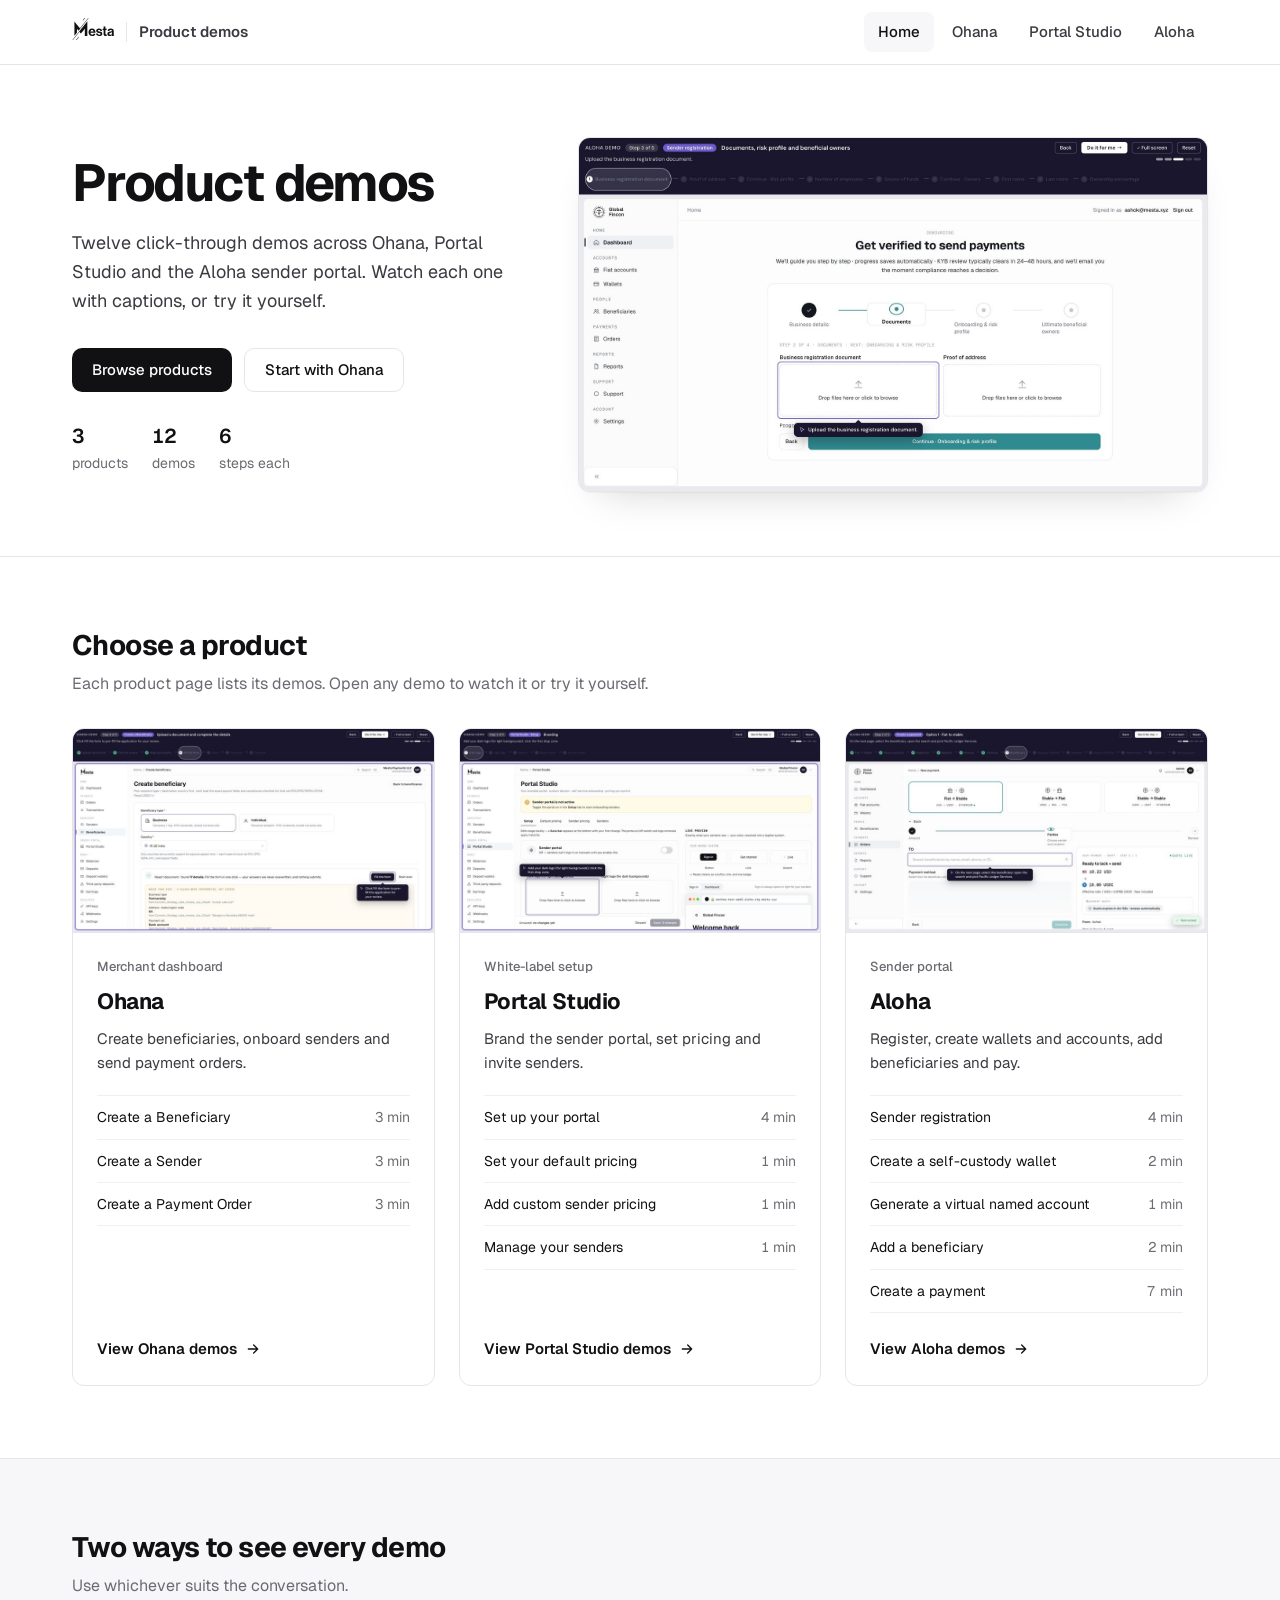
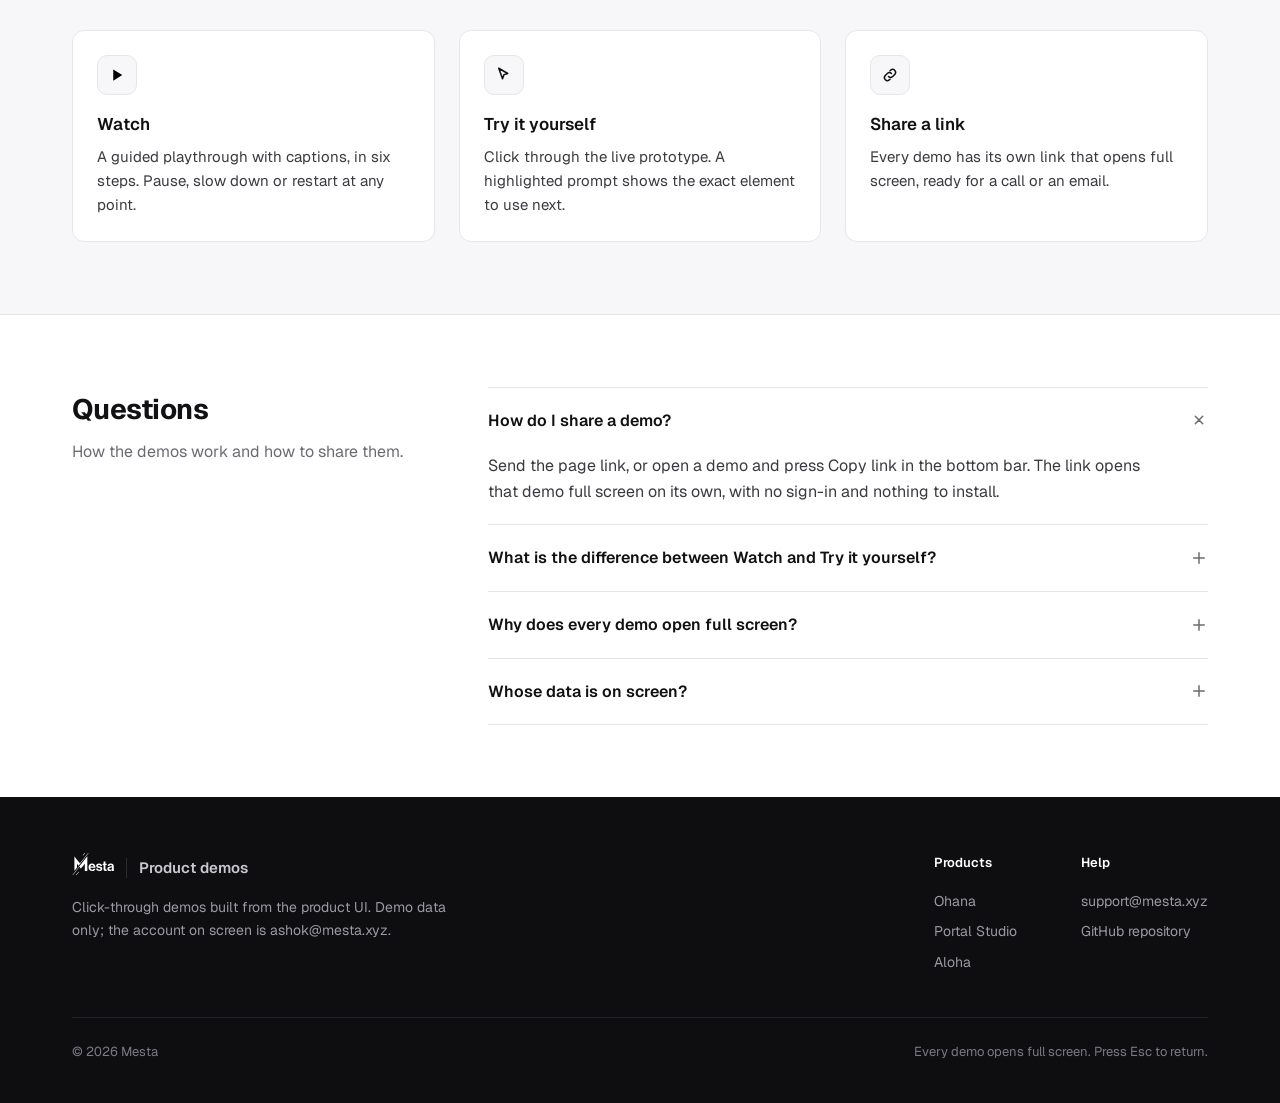
<file: index.html>
<!DOCTYPE html>
<html lang="en">
<head>
<meta charset="utf-8">
<meta name="viewport" content="width=device-width, initial-scale=1">
<link rel="icon" href="data:,">
<title>Product demos · Ohana, Portal Studio and Aloha</title>
<meta name="description" content="Click-through demos of Ohana, Portal Studio and the Aloha sender portal.">
<link rel="preconnect" href="https://fonts.googleapis.com"><link rel="preconnect" href="https://fonts.gstatic.com" crossorigin><link href="https://fonts.googleapis.com/css2?family=Geist:wght@400;500;600;700&display=swap" rel="stylesheet">
<link rel="stylesheet" href="site.css">
</head>
<body>
<header class="site-header"><div class="container"><a class="brand" href="index.html" aria-label="Mesta product demos"><span class="logo-slot"></span><span class="sep"></span><span class="name">Product demos</span></a><nav class="site-nav"><a class="home on" href="index.html" aria-current="page">Home</a><a class="ohana" href="ohana.html">Ohana</a><a class="portal" href="portal-studio.html">Portal Studio</a><a class="aloha" href="aloha.html">Aloha</a></nav></div></header>
<main>
<section class="hero"><div class="container">
  <div><h1>Product demos</h1><p class="lede">Twelve click-through demos across Ohana, Portal Studio and the Aloha sender portal. Watch each one with captions, or try it yourself.</p>
    <div class="actions"><a class="btn btn-primary" href="#products">Browse products</a><a class="btn btn-secondary" href="ohana.html">Start with Ohana</a></div>
    <div class="meta"><div><b>3</b>products</div><div><b>12</b>demos</div><div><b>6</b>steps each</div></div></div>
  <div class="frame"><img src="assets/hero-home.jpg" width="1600" height="900" alt="The Aloha sender portal: the Get verified onboarding form"></div>
</div></section>
<section class="section" id="products"><div class="container">
  <div class="section-head"><div><h2>Choose a product</h2><p>Each product page lists its demos. Open any demo to watch it or try it yourself.</p></div></div>
  <div class="products"><a class="product" href="ohana.html"><div class="shot"><img src="assets/stills/beneficiary.jpg" width="800" height="450" alt="Ohana product screen" loading="lazy"></div><div class="body"><div class="tag">Merchant dashboard</div><h3>Ohana</h3><p class="desc">Create beneficiaries, onboard senders and send payment orders.</p><ul data-list="ohana"></ul><span class="more">View Ohana demos <svg viewBox="0 0 24 24" fill="none" stroke="currentColor" stroke-width="2" stroke-linecap="round" stroke-linejoin="round"><path d="M5 12h14M13 6l6 6-6 6"/></svg></span></div></a><a class="product" href="portal-studio.html"><div class="shot"><img src="assets/stills/portal-setup.jpg" width="800" height="450" alt="Portal Studio product screen" loading="lazy"></div><div class="body"><div class="tag">White-label setup</div><h3>Portal Studio</h3><p class="desc">Brand the sender portal, set pricing and invite senders.</p><ul data-list="portal"></ul><span class="more">View Portal Studio demos <svg viewBox="0 0 24 24" fill="none" stroke="currentColor" stroke-width="2" stroke-linecap="round" stroke-linejoin="round"><path d="M5 12h14M13 6l6 6-6 6"/></svg></span></div></a><a class="product" href="aloha.html"><div class="shot"><img src="assets/stills/aloha-payment.jpg" width="800" height="450" alt="Aloha product screen" loading="lazy"></div><div class="body"><div class="tag">Sender portal</div><h3>Aloha</h3><p class="desc">Register, create wallets and accounts, add beneficiaries and pay.</p><ul data-list="aloha"></ul><span class="more">View Aloha demos <svg viewBox="0 0 24 24" fill="none" stroke="currentColor" stroke-width="2" stroke-linecap="round" stroke-linejoin="round"><path d="M5 12h14M13 6l6 6-6 6"/></svg></span></div></a></div>
</div></section>
<section class="section alt"><div class="container">
  <div class="section-head"><div><h2>Two ways to see every demo</h2><p>Use whichever suits the conversation.</p></div></div>
  <div class="steps3">
  <div class="step3"><div class="ic"><svg viewBox="0 0 24 24"><path d="M7 4.5v15l12-7.5z"/></svg></div><h3>Watch</h3><p>A guided playthrough with captions, in six steps. Pause, slow down or restart at any point.</p></div>
  <div class="step3"><div class="ic"><svg viewBox="0 0 24 24" fill="none" stroke="currentColor" stroke-width="2" stroke-linejoin="round"><path d="M5 3l12 7-5 1.5L10 17z"/></svg></div><h3>Try it yourself</h3><p>Click through the live prototype. A highlighted prompt shows the exact element to use next.</p></div>
  <div class="step3"><div class="ic"><svg viewBox="0 0 24 24" fill="none" stroke="currentColor" stroke-width="2" stroke-linecap="round"><path d="M10 14a4 4 0 0 0 5.6 0l3-3a4 4 0 0 0-5.6-5.6l-1 1M14 10a4 4 0 0 0-5.6 0l-3 3a4 4 0 0 0 5.6 5.6l1-1"/></svg></div><h3>Share a link</h3><p>Every demo has its own link that opens full screen, ready for a call or an email.</p></div>
</div>
</div></section>
<section class="section"><div class="container faq"><div><h2>Questions</h2><p class="sub">How the demos work and how to share them.</p></div><div class="qa"><details open><summary>How do I share a demo?<svg viewBox="0 0 24 24" fill="none" stroke="currentColor" stroke-width="2" stroke-linecap="round"><path d="M12 5v14M5 12h14"/></svg></summary><p>Send the page link, or open a demo and press Copy link in the bottom bar. The link opens that demo full screen on its own, with no sign-in and nothing to install.</p></details><details><summary>What is the difference between Watch and Try it yourself?<svg viewBox="0 0 24 24" fill="none" stroke="currentColor" stroke-width="2" stroke-linecap="round"><path d="M12 5v14M5 12h14"/></svg></summary><p>Watch plays the demo with a cursor and captions; you can pause, slow it down or restart it. Try it yourself opens the live prototype with a highlighted prompt on the exact element to use next.</p></details><details><summary>Why does every demo open full screen?<svg viewBox="0 0 24 24" fill="none" stroke="currentColor" stroke-width="2" stroke-linecap="round"><path d="M12 5v14M5 12h14"/></svg></summary><p>A demo on a call should fill the screen. The frame is 16:9 and scales to any window. Press Esc, or Close in the bottom bar, to come back.</p></details><details><summary>Whose data is on screen?<svg viewBox="0 0 24 24" fill="none" stroke="currentColor" stroke-width="2" stroke-linecap="round"><path d="M12 5v14M5 12h14"/></svg></summary><p>Demo data only. The account is Ashok at ashok@mesta.xyz. Nothing is live and nothing is submitted.</p></details></div></div></section>
</main>
<footer class="site-footer"><div class="container">
  <div class="top"><div><a class="brand" href="index.html"><span class="logo-slot"></span><span class="sep"></span><span class="name">Product demos</span></a><p class="note">Click-through demos built from the product UI. Demo data only; the account on screen is ashok@mesta.xyz.</p></div>
    <div class="cols"><div><h4>Products</h4><a href="ohana.html">Ohana</a><a href="portal-studio.html">Portal Studio</a><a href="aloha.html">Aloha</a></div><div><h4>Help</h4><a href="mailto:support@mesta.xyz">support@mesta.xyz</a><a href="https://github.com/Ashok-mesta/ohana-demo" target="_blank" rel="noopener">GitHub repository</a></div></div></div>
  <div class="bottom"><span>© 2026 Mesta</span><span>Every demo opens full screen. Press Esc to return.</span></div>
</div></footer>
<script src="site.js"></script>
</body>
</html>
</file>
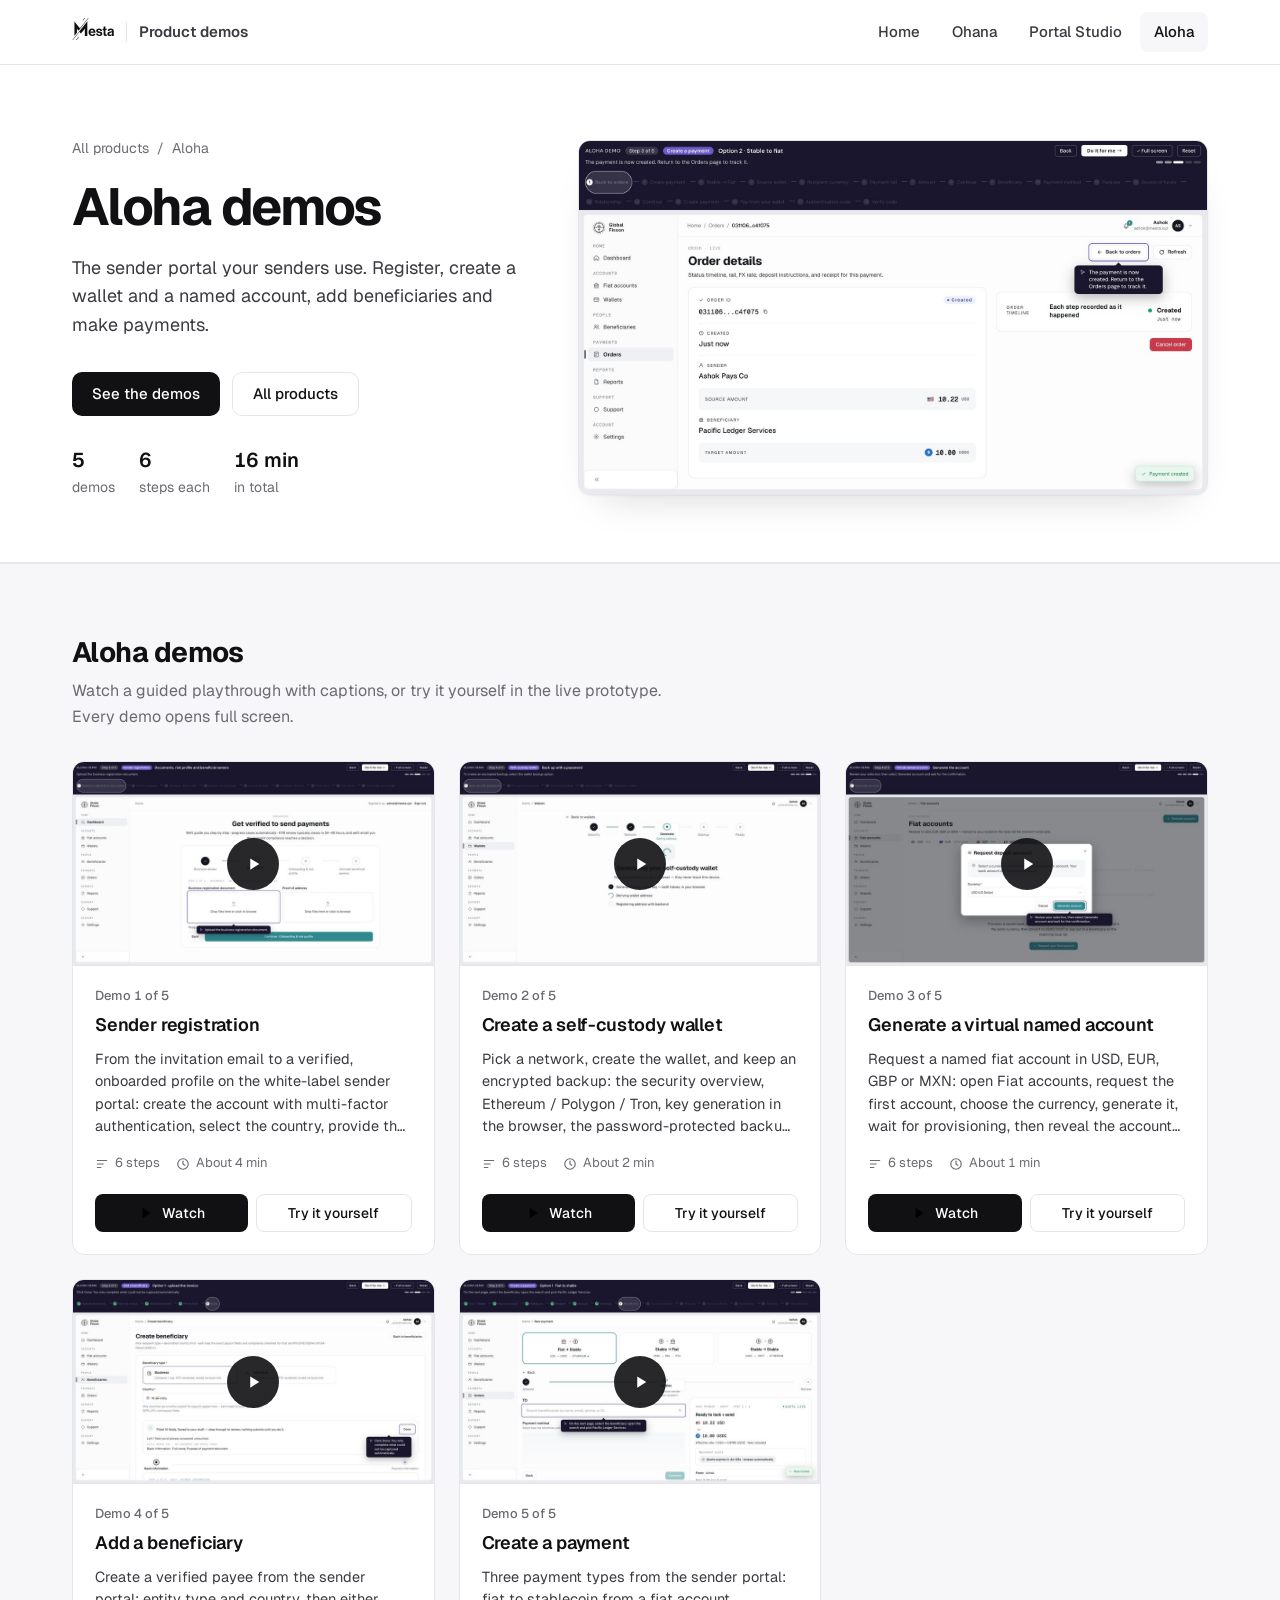
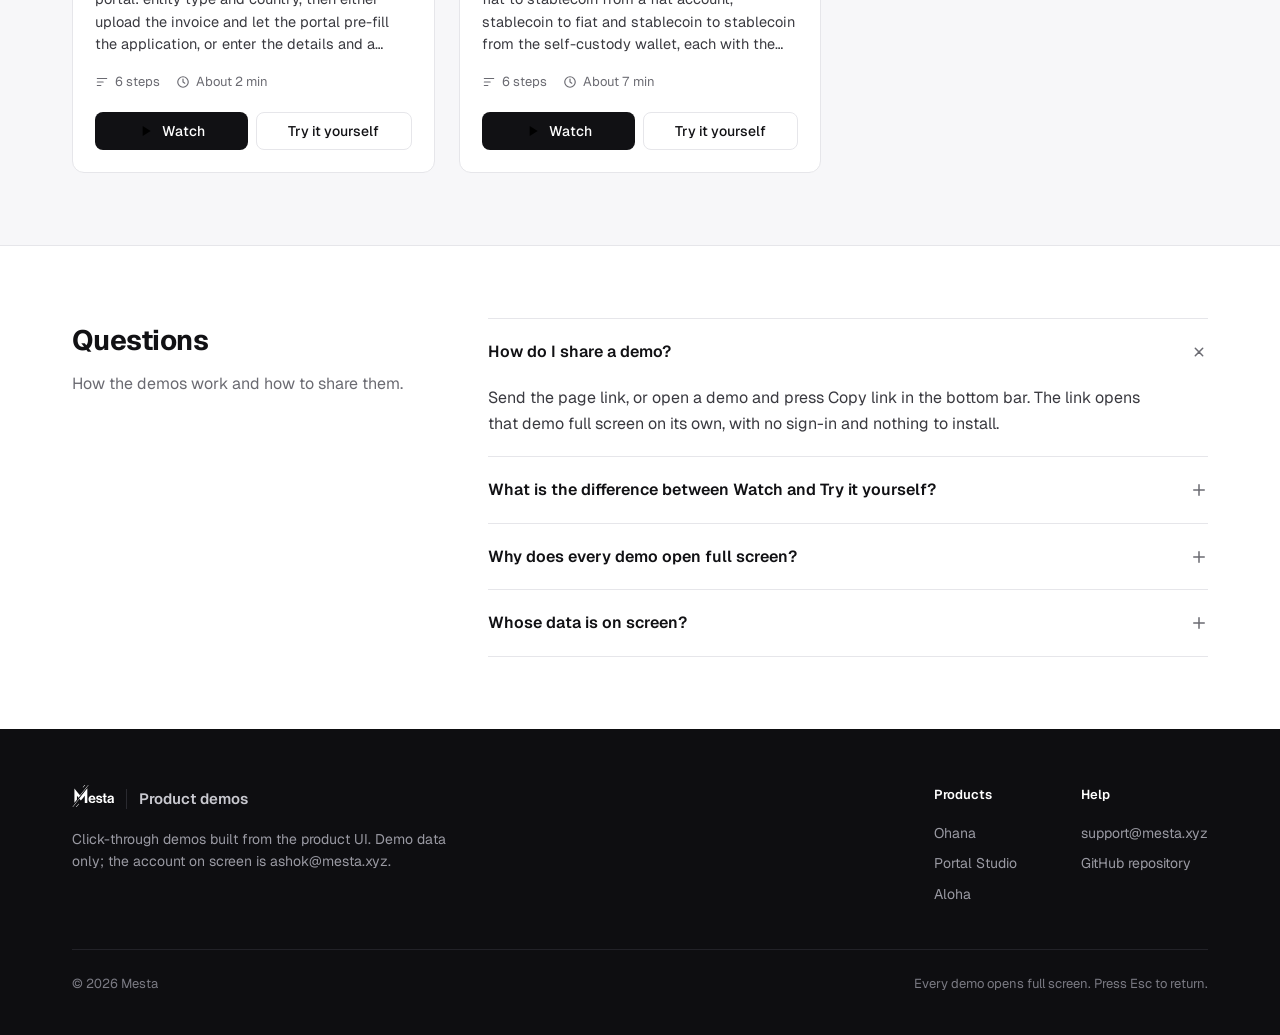
<file: aloha.html>
<!DOCTYPE html>
<html lang="en">
<head>
<meta charset="utf-8">
<meta name="viewport" content="width=device-width, initial-scale=1">
<link rel="icon" href="data:,">
<title>Aloha demos · Mesta product demos</title>
<meta name="description" content="The sender portal your senders use. Register, create a wallet and a named account, add beneficiaries and make payments.">
<link rel="preconnect" href="https://fonts.googleapis.com"><link rel="preconnect" href="https://fonts.gstatic.com" crossorigin><link href="https://fonts.googleapis.com/css2?family=Geist:wght@400;500;600;700&display=swap" rel="stylesheet">
<link rel="stylesheet" href="site.css">
</head>
<body data-product="aloha">
<header class="site-header"><div class="container"><a class="brand" href="index.html" aria-label="Mesta product demos"><span class="logo-slot"></span><span class="sep"></span><span class="name">Product demos</span></a><nav class="site-nav"><a class="home" href="index.html">Home</a><a class="ohana" href="ohana.html">Ohana</a><a class="portal" href="portal-studio.html">Portal Studio</a><a class="aloha on" href="aloha.html" aria-current="page">Aloha</a></nav></div></header>
<main>
<section class="hero"><div class="container">
  <div><div class="crumb"><a href="index.html">All products</a><span>/</span><span>Aloha</span></div><h1>Aloha demos</h1><p class="lede">The sender portal your senders use. Register, create a wallet and a named account, add beneficiaries and make payments.</p>
    <div class="actions"><a class="btn btn-primary" href="#demos">See the demos</a><a class="btn btn-secondary" href="index.html">All products</a></div>
    <div class="meta"><div><b id="m-count">–</b>demos</div><div><b>6</b>steps each</div><div><b id="m-time">–</b>in total</div></div></div>
  <div class="frame"><img src="assets/hero-aloha.jpg" width="1600" height="900" alt="Aloha: authorizing a stablecoin payment"></div>
</div></section>
<section class="section alt"><div class="container">
  <div class="section-head"><div><h2>Aloha demos</h2><p>Watch a guided playthrough with captions, or try it yourself in the live prototype. Every demo opens full screen.</p></div></div>
  <div class="demos" id="demos"></div>
</div></section>
<section class="section"><div class="container faq"><div><h2>Questions</h2><p class="sub">How the demos work and how to share them.</p></div><div class="qa"><details open><summary>How do I share a demo?<svg viewBox="0 0 24 24" fill="none" stroke="currentColor" stroke-width="2" stroke-linecap="round"><path d="M12 5v14M5 12h14"/></svg></summary><p>Send the page link, or open a demo and press Copy link in the bottom bar. The link opens that demo full screen on its own, with no sign-in and nothing to install.</p></details><details><summary>What is the difference between Watch and Try it yourself?<svg viewBox="0 0 24 24" fill="none" stroke="currentColor" stroke-width="2" stroke-linecap="round"><path d="M12 5v14M5 12h14"/></svg></summary><p>Watch plays the demo with a cursor and captions; you can pause, slow it down or restart it. Try it yourself opens the live prototype with a highlighted prompt on the exact element to use next.</p></details><details><summary>Why does every demo open full screen?<svg viewBox="0 0 24 24" fill="none" stroke="currentColor" stroke-width="2" stroke-linecap="round"><path d="M12 5v14M5 12h14"/></svg></summary><p>A demo on a call should fill the screen. The frame is 16:9 and scales to any window. Press Esc, or Close in the bottom bar, to come back.</p></details><details><summary>Whose data is on screen?<svg viewBox="0 0 24 24" fill="none" stroke="currentColor" stroke-width="2" stroke-linecap="round"><path d="M12 5v14M5 12h14"/></svg></summary><p>Demo data only. The account is Ashok at ashok@mesta.xyz. Nothing is live and nothing is submitted.</p></details></div></div></section>
</main>
<footer class="site-footer"><div class="container">
  <div class="top"><div><a class="brand" href="index.html"><span class="logo-slot"></span><span class="sep"></span><span class="name">Product demos</span></a><p class="note">Click-through demos built from the product UI. Demo data only; the account on screen is ashok@mesta.xyz.</p></div>
    <div class="cols"><div><h4>Products</h4><a href="ohana.html">Ohana</a><a href="portal-studio.html">Portal Studio</a><a href="aloha.html">Aloha</a></div><div><h4>Help</h4><a href="mailto:support@mesta.xyz">support@mesta.xyz</a><a href="https://github.com/Ashok-mesta/ohana-demo" target="_blank" rel="noopener">GitHub repository</a></div></div></div>
  <div class="bottom"><span>© 2026 Mesta</span><span>Every demo opens full screen. Press Esc to return.</span></div>
</div></footer>
<div class="lb" id="lb" hidden>
  <iframe id="lbf" title="Demo" allow="fullscreen" allowfullscreen></iframe>
  <div class="lbc"><span class="ttl" id="lbt">Demo</span><button class="b p" id="lbplay">Pause</button><button class="b" id="lbrestart">Restart</button><span class="lbl" id="lbspeedl">Speed</span><div class="seg" id="lbspeed"><button id="slow">Slow</button><button id="normal" class="on">Normal</button></div><button class="b" id="lbcopy">Copy link</button><span class="sp"></span><button class="b" id="lbfs">Full screen</button><button class="b" id="lbclose">Close</button></div>
</div>
<script src="site.js"></script>
</body>
</html>
</file>
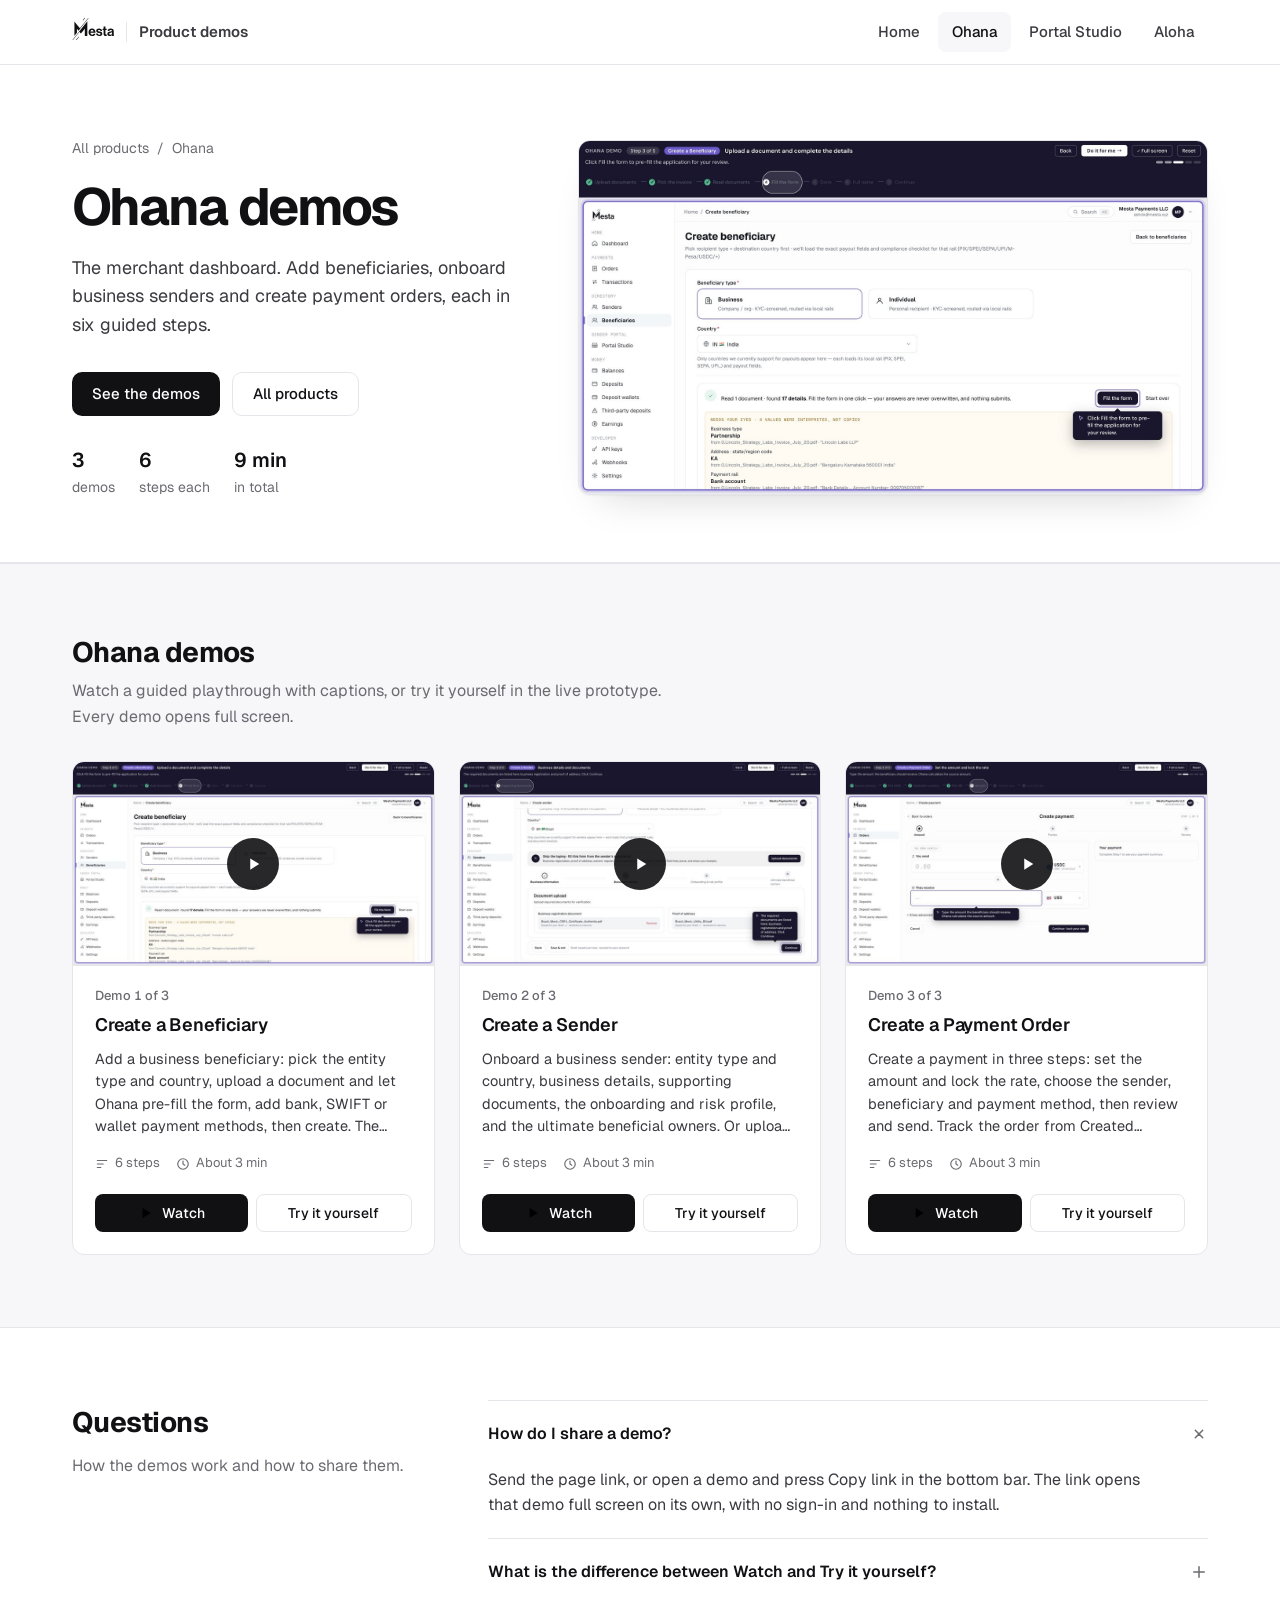
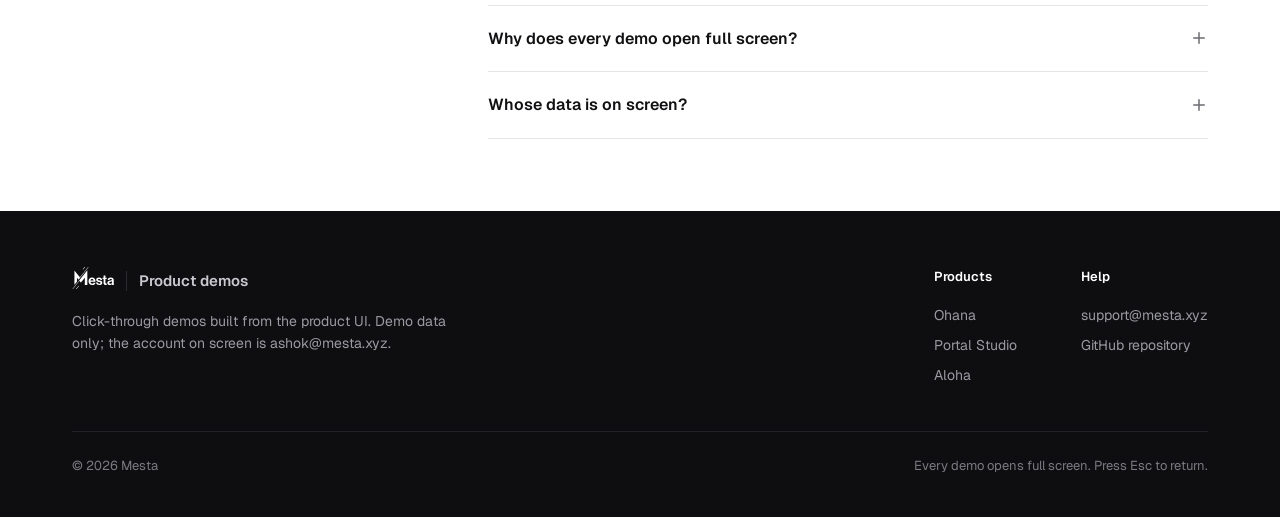
<file: ohana.html>
<!DOCTYPE html>
<html lang="en">
<head>
<meta charset="utf-8">
<meta name="viewport" content="width=device-width, initial-scale=1">
<link rel="icon" href="data:,">
<title>Ohana demos · Mesta product demos</title>
<meta name="description" content="The merchant dashboard. Add beneficiaries, onboard business senders and create payment orders, each in six guided steps.">
<link rel="preconnect" href="https://fonts.googleapis.com"><link rel="preconnect" href="https://fonts.gstatic.com" crossorigin><link href="https://fonts.googleapis.com/css2?family=Geist:wght@400;500;600;700&display=swap" rel="stylesheet">
<link rel="stylesheet" href="site.css">
</head>
<body data-product="ohana">
<header class="site-header"><div class="container"><a class="brand" href="index.html" aria-label="Mesta product demos"><span class="logo-slot"></span><span class="sep"></span><span class="name">Product demos</span></a><nav class="site-nav"><a class="home" href="index.html">Home</a><a class="ohana on" href="ohana.html" aria-current="page">Ohana</a><a class="portal" href="portal-studio.html">Portal Studio</a><a class="aloha" href="aloha.html">Aloha</a></nav></div></header>
<main>
<section class="hero"><div class="container">
  <div><div class="crumb"><a href="index.html">All products</a><span>/</span><span>Ohana</span></div><h1>Ohana demos</h1><p class="lede">The merchant dashboard. Add beneficiaries, onboard business senders and create payment orders, each in six guided steps.</p>
    <div class="actions"><a class="btn btn-primary" href="#demos">See the demos</a><a class="btn btn-secondary" href="index.html">All products</a></div>
    <div class="meta"><div><b id="m-count">–</b>demos</div><div><b>6</b>steps each</div><div><b id="m-time">–</b>in total</div></div></div>
  <div class="frame"><img src="assets/hero-ohana.jpg" width="1600" height="900" alt="Ohana: Create a beneficiary with the form pre-filled from an invoice"></div>
</div></section>
<section class="section alt"><div class="container">
  <div class="section-head"><div><h2>Ohana demos</h2><p>Watch a guided playthrough with captions, or try it yourself in the live prototype. Every demo opens full screen.</p></div></div>
  <div class="demos" id="demos"></div>
</div></section>
<section class="section"><div class="container faq"><div><h2>Questions</h2><p class="sub">How the demos work and how to share them.</p></div><div class="qa"><details open><summary>How do I share a demo?<svg viewBox="0 0 24 24" fill="none" stroke="currentColor" stroke-width="2" stroke-linecap="round"><path d="M12 5v14M5 12h14"/></svg></summary><p>Send the page link, or open a demo and press Copy link in the bottom bar. The link opens that demo full screen on its own, with no sign-in and nothing to install.</p></details><details><summary>What is the difference between Watch and Try it yourself?<svg viewBox="0 0 24 24" fill="none" stroke="currentColor" stroke-width="2" stroke-linecap="round"><path d="M12 5v14M5 12h14"/></svg></summary><p>Watch plays the demo with a cursor and captions; you can pause, slow it down or restart it. Try it yourself opens the live prototype with a highlighted prompt on the exact element to use next.</p></details><details><summary>Why does every demo open full screen?<svg viewBox="0 0 24 24" fill="none" stroke="currentColor" stroke-width="2" stroke-linecap="round"><path d="M12 5v14M5 12h14"/></svg></summary><p>A demo on a call should fill the screen. The frame is 16:9 and scales to any window. Press Esc, or Close in the bottom bar, to come back.</p></details><details><summary>Whose data is on screen?<svg viewBox="0 0 24 24" fill="none" stroke="currentColor" stroke-width="2" stroke-linecap="round"><path d="M12 5v14M5 12h14"/></svg></summary><p>Demo data only. The account is Ashok at ashok@mesta.xyz. Nothing is live and nothing is submitted.</p></details></div></div></section>
</main>
<footer class="site-footer"><div class="container">
  <div class="top"><div><a class="brand" href="index.html"><span class="logo-slot"></span><span class="sep"></span><span class="name">Product demos</span></a><p class="note">Click-through demos built from the product UI. Demo data only; the account on screen is ashok@mesta.xyz.</p></div>
    <div class="cols"><div><h4>Products</h4><a href="ohana.html">Ohana</a><a href="portal-studio.html">Portal Studio</a><a href="aloha.html">Aloha</a></div><div><h4>Help</h4><a href="mailto:support@mesta.xyz">support@mesta.xyz</a><a href="https://github.com/Ashok-mesta/ohana-demo" target="_blank" rel="noopener">GitHub repository</a></div></div></div>
  <div class="bottom"><span>© 2026 Mesta</span><span>Every demo opens full screen. Press Esc to return.</span></div>
</div></footer>
<div class="lb" id="lb" hidden>
  <iframe id="lbf" title="Demo" allow="fullscreen" allowfullscreen></iframe>
  <div class="lbc"><span class="ttl" id="lbt">Demo</span><button class="b p" id="lbplay">Pause</button><button class="b" id="lbrestart">Restart</button><span class="lbl" id="lbspeedl">Speed</span><div class="seg" id="lbspeed"><button id="slow">Slow</button><button id="normal" class="on">Normal</button></div><button class="b" id="lbcopy">Copy link</button><span class="sp"></span><button class="b" id="lbfs">Full screen</button><button class="b" id="lbclose">Close</button></div>
</div>
<script src="site.js"></script>
</body>
</html>
</file>
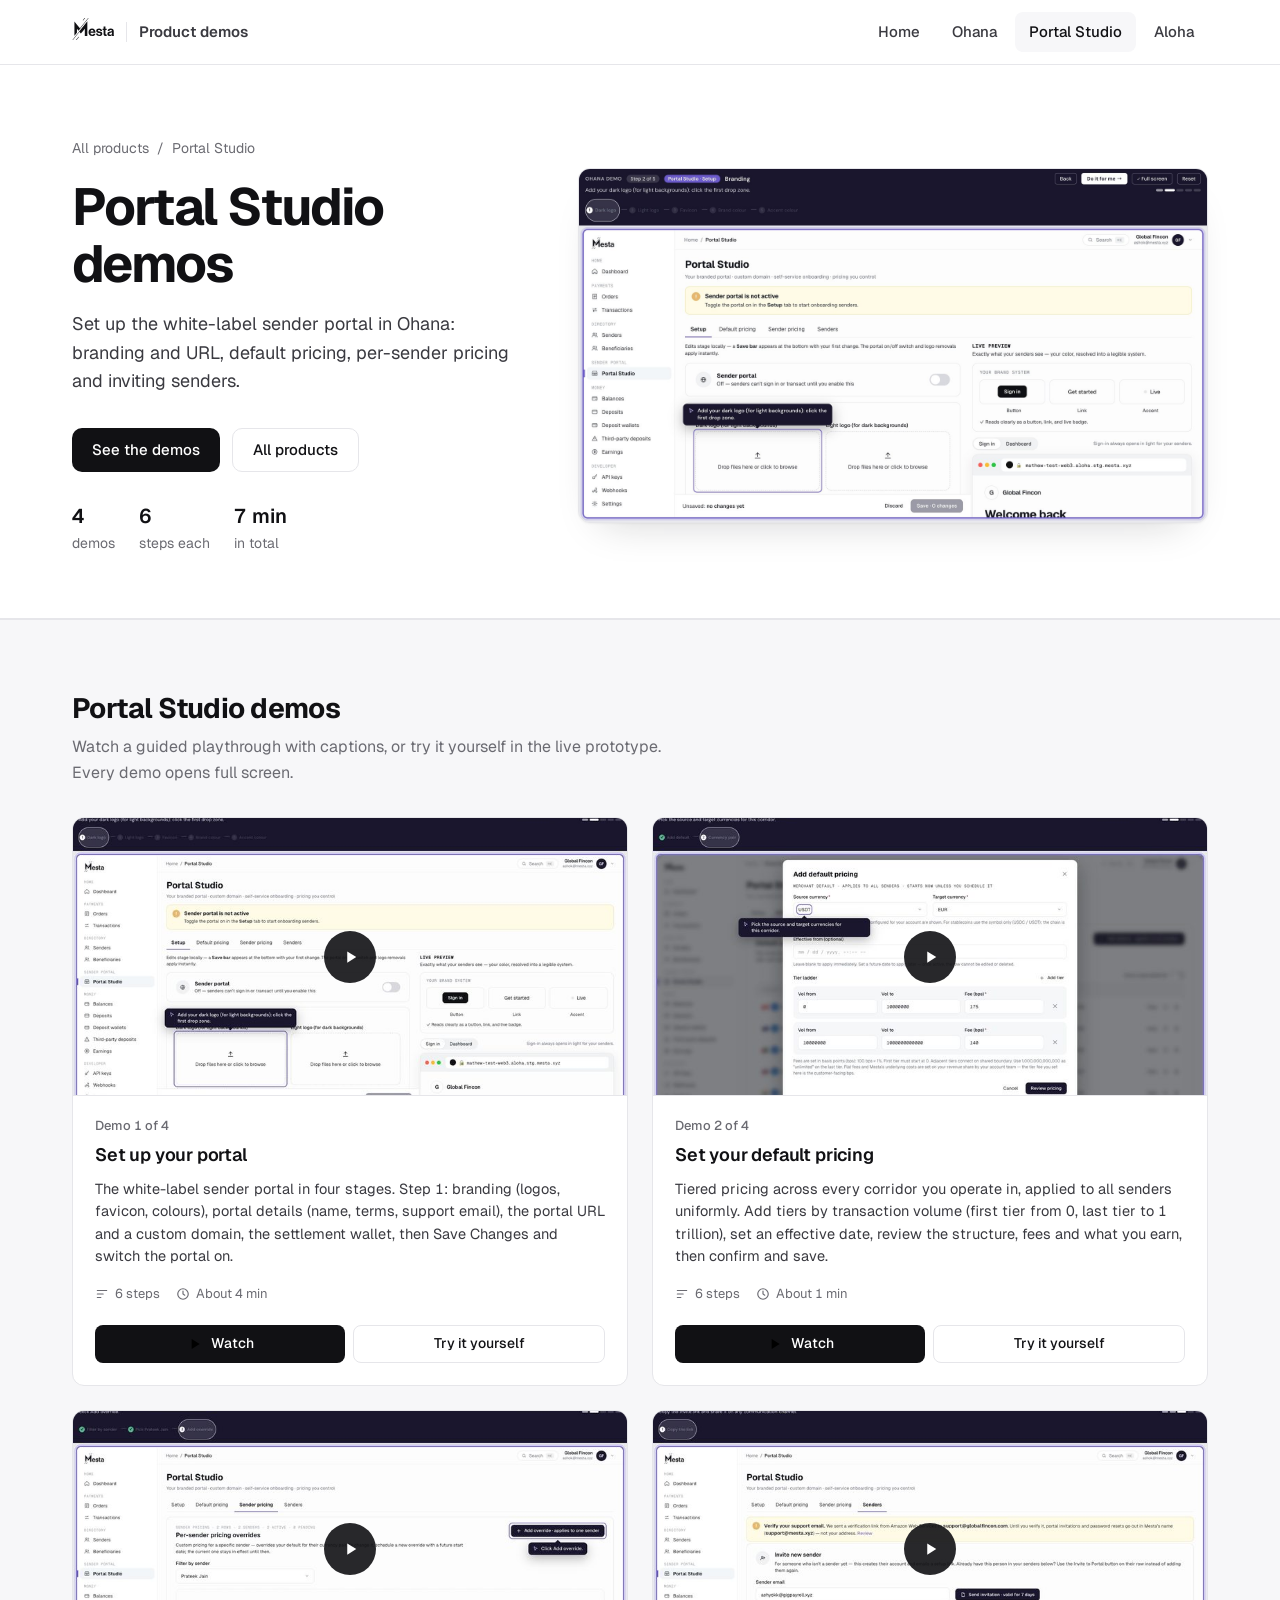
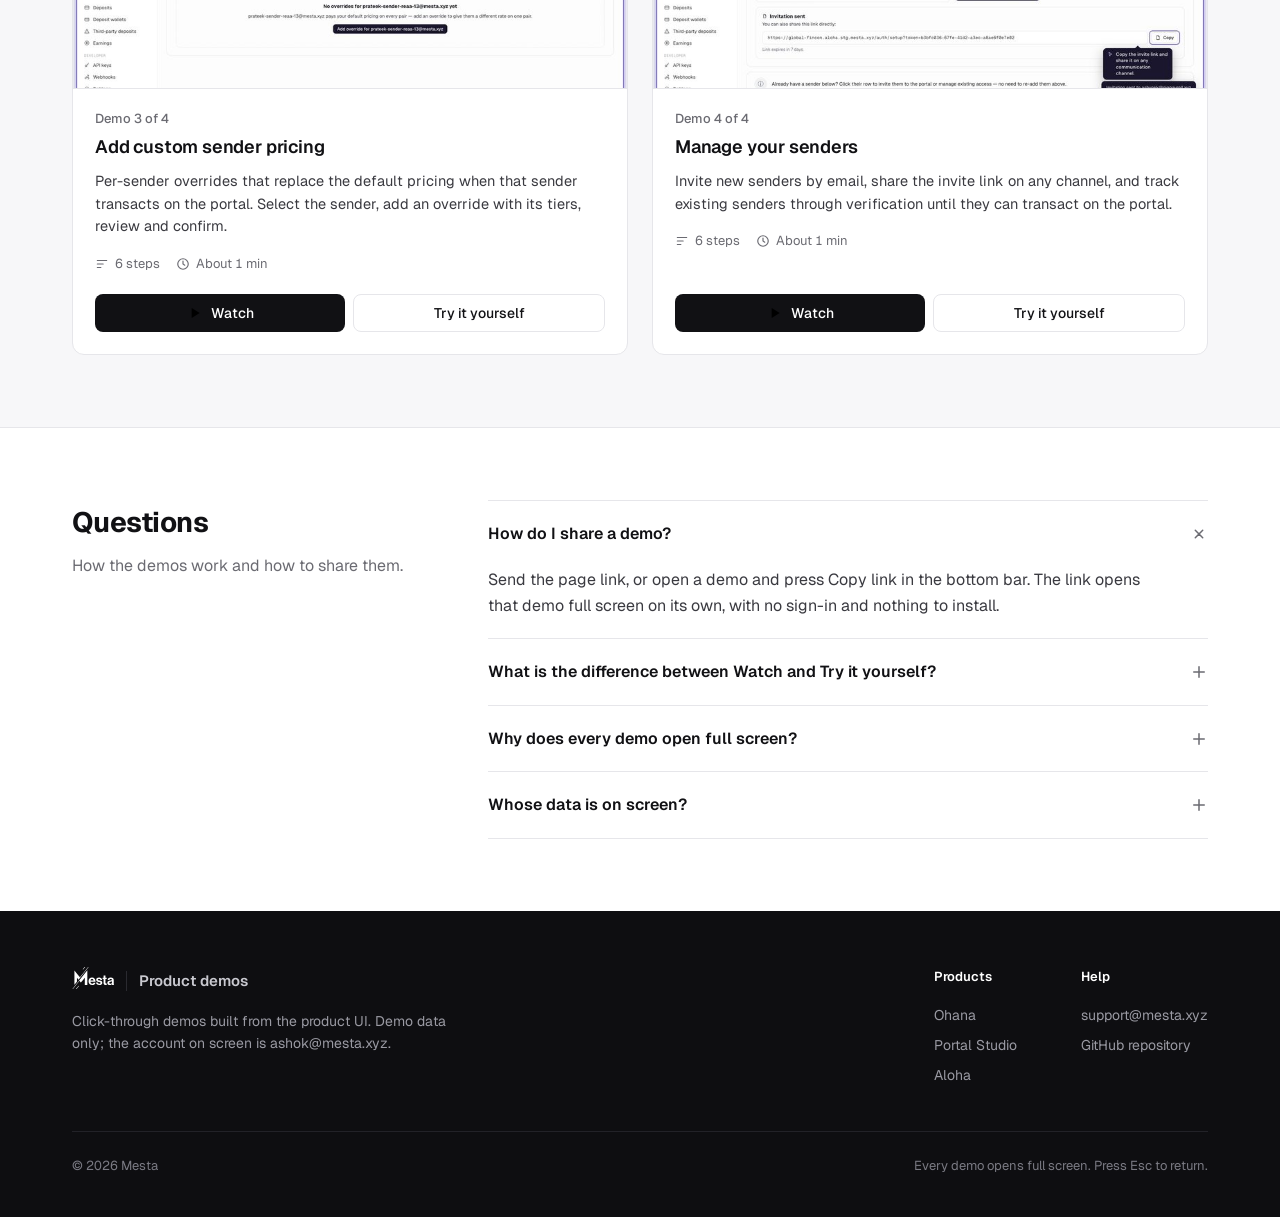
<file: portal-studio.html>
<!DOCTYPE html>
<html lang="en">
<head>
<meta charset="utf-8">
<meta name="viewport" content="width=device-width, initial-scale=1">
<link rel="icon" href="data:,">
<title>Portal Studio demos · Mesta product demos</title>
<meta name="description" content="Set up the white-label sender portal in Ohana: branding and URL, default pricing, per-sender pricing and inviting senders.">
<link rel="preconnect" href="https://fonts.googleapis.com"><link rel="preconnect" href="https://fonts.gstatic.com" crossorigin><link href="https://fonts.googleapis.com/css2?family=Geist:wght@400;500;600;700&display=swap" rel="stylesheet">
<link rel="stylesheet" href="site.css">
</head>
<body data-product="portal">
<header class="site-header"><div class="container"><a class="brand" href="index.html" aria-label="Mesta product demos"><span class="logo-slot"></span><span class="sep"></span><span class="name">Product demos</span></a><nav class="site-nav"><a class="home" href="index.html">Home</a><a class="ohana" href="ohana.html">Ohana</a><a class="portal on" href="portal-studio.html" aria-current="page">Portal Studio</a><a class="aloha" href="aloha.html">Aloha</a></nav></div></header>
<main>
<section class="hero"><div class="container">
  <div><div class="crumb"><a href="index.html">All products</a><span>/</span><span>Portal Studio</span></div><h1>Portal Studio demos</h1><p class="lede">Set up the white-label sender portal in Ohana: branding and URL, default pricing, per-sender pricing and inviting senders.</p>
    <div class="actions"><a class="btn btn-primary" href="#demos">See the demos</a><a class="btn btn-secondary" href="index.html">All products</a></div>
    <div class="meta"><div><b id="m-count">–</b>demos</div><div><b>6</b>steps each</div><div><b id="m-time">–</b>in total</div></div></div>
  <div class="frame"><img src="assets/hero-portal.jpg" width="1600" height="900" alt="Portal Studio: the Setup tab with the live preview"></div>
</div></section>
<section class="section alt"><div class="container">
  <div class="section-head"><div><h2>Portal Studio demos</h2><p>Watch a guided playthrough with captions, or try it yourself in the live prototype. Every demo opens full screen.</p></div></div>
  <div class="demos" id="demos"></div>
</div></section>
<section class="section"><div class="container faq"><div><h2>Questions</h2><p class="sub">How the demos work and how to share them.</p></div><div class="qa"><details open><summary>How do I share a demo?<svg viewBox="0 0 24 24" fill="none" stroke="currentColor" stroke-width="2" stroke-linecap="round"><path d="M12 5v14M5 12h14"/></svg></summary><p>Send the page link, or open a demo and press Copy link in the bottom bar. The link opens that demo full screen on its own, with no sign-in and nothing to install.</p></details><details><summary>What is the difference between Watch and Try it yourself?<svg viewBox="0 0 24 24" fill="none" stroke="currentColor" stroke-width="2" stroke-linecap="round"><path d="M12 5v14M5 12h14"/></svg></summary><p>Watch plays the demo with a cursor and captions; you can pause, slow it down or restart it. Try it yourself opens the live prototype with a highlighted prompt on the exact element to use next.</p></details><details><summary>Why does every demo open full screen?<svg viewBox="0 0 24 24" fill="none" stroke="currentColor" stroke-width="2" stroke-linecap="round"><path d="M12 5v14M5 12h14"/></svg></summary><p>A demo on a call should fill the screen. The frame is 16:9 and scales to any window. Press Esc, or Close in the bottom bar, to come back.</p></details><details><summary>Whose data is on screen?<svg viewBox="0 0 24 24" fill="none" stroke="currentColor" stroke-width="2" stroke-linecap="round"><path d="M12 5v14M5 12h14"/></svg></summary><p>Demo data only. The account is Ashok at ashok@mesta.xyz. Nothing is live and nothing is submitted.</p></details></div></div></section>
</main>
<footer class="site-footer"><div class="container">
  <div class="top"><div><a class="brand" href="index.html"><span class="logo-slot"></span><span class="sep"></span><span class="name">Product demos</span></a><p class="note">Click-through demos built from the product UI. Demo data only; the account on screen is ashok@mesta.xyz.</p></div>
    <div class="cols"><div><h4>Products</h4><a href="ohana.html">Ohana</a><a href="portal-studio.html">Portal Studio</a><a href="aloha.html">Aloha</a></div><div><h4>Help</h4><a href="mailto:support@mesta.xyz">support@mesta.xyz</a><a href="https://github.com/Ashok-mesta/ohana-demo" target="_blank" rel="noopener">GitHub repository</a></div></div></div>
  <div class="bottom"><span>© 2026 Mesta</span><span>Every demo opens full screen. Press Esc to return.</span></div>
</div></footer>
<div class="lb" id="lb" hidden>
  <iframe id="lbf" title="Demo" allow="fullscreen" allowfullscreen></iframe>
  <div class="lbc"><span class="ttl" id="lbt">Demo</span><button class="b p" id="lbplay">Pause</button><button class="b" id="lbrestart">Restart</button><span class="lbl" id="lbspeedl">Speed</span><div class="seg" id="lbspeed"><button id="slow">Slow</button><button id="normal" class="on">Normal</button></div><button class="b" id="lbcopy">Copy link</button><span class="sp"></span><button class="b" id="lbfs">Full screen</button><button class="b" id="lbclose">Close</button></div>
</div>
<script src="site.js"></script>
</body>
</html>
</file>
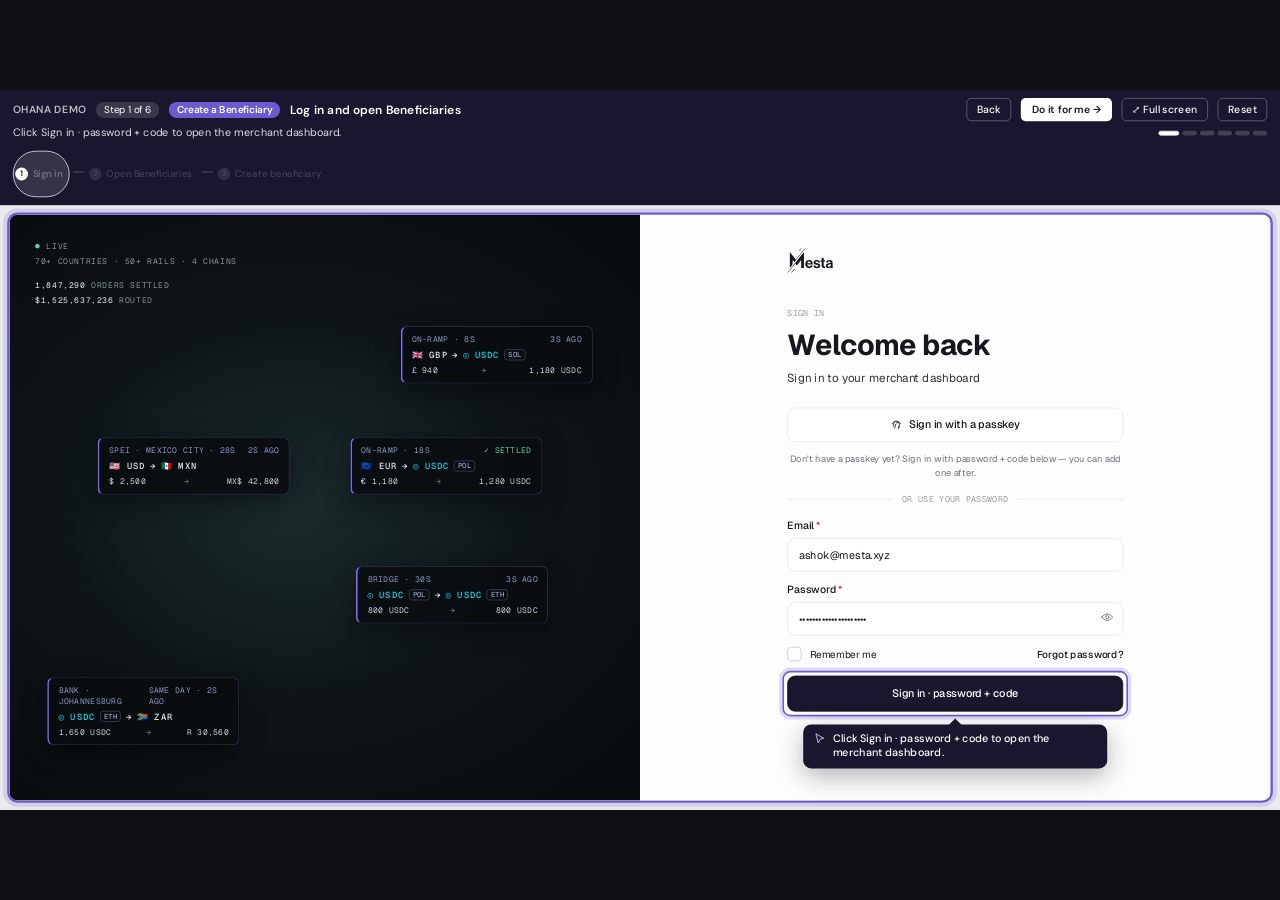
<file: prototype.html>
<!DOCTYPE html>
<html lang="en">
<head>
<meta charset="utf-8">
<meta name="viewport" content="width=device-width, initial-scale=1">
<link rel="icon" href="data:,">
<title>Ohana · Create a Beneficiary · click-through demo</title>
<link rel="preconnect" href="https://fonts.googleapis.com">
<link rel="preconnect" href="https://fonts.gstatic.com" crossorigin>
<link href="https://fonts.googleapis.com/css2?family=DM+Sans:opsz,wght@9..40,400;9..40,500;9..40,600&family=Geist:wght@400;500;600;700&family=Geist+Mono:wght@400;500&display=swap" rel="stylesheet">
<link rel="stylesheet" href="aloha.css">
<style>
:root{
  --ink:#15171f; --ink2:#2f3238; --mute:#6b7280; --faint:#9aa0a6; --line:#e4e6ea; --line2:#eef0f2;
  --bg:#fdfdfd; --panel:#f3f6f8; --navy:#1a162d; --violet:#6b5bcf;
  --green:#10a86a; --green-bg:#e8f6ef; --green-tx:#1f8a52;
  --red:#c93b4b; --red-bg:#fbeaec; --red-tx:#b02a3a;
  --amber:#c0822e; --amber-bg:#fdf5e1; --amber-tx:#9a6a1e;
  --bar:#1a162d; --accent:#6b5bcf;
}
*{box-sizing:border-box}
html,body{margin:0;height:100%}
body{font-family:'Geist',system-ui,sans-serif;color:var(--ink);background:#0f1014;-webkit-font-smoothing:antialiased;overflow:hidden}
button,input{font:inherit;color:inherit}
input{outline:none}
.mono{font-family:'Geist Mono',ui-monospace,monospace;letter-spacing:.06em;text-transform:uppercase}
.ico{width:16px;height:16px;flex:none;fill:none;stroke:currentColor;stroke-width:1.75;stroke-linecap:round;stroke-linejoin:round}
.ico.sm{width:13px;height:13px}
.ico.lg{width:20px;height:20px}
.ico.fill{fill:currentColor;stroke:none}

/* ===== shell ===== */
#shell{position:absolute;left:50%;top:50%;width:1600px;height:900px;display:flex;flex-direction:column;background:#e9eaee;overflow:hidden;transform:translate(-50%,-50%)}
#prompts{position:absolute;inset:0;pointer-events:none;z-index:9000}
.beacon{position:absolute;border:2px solid var(--violet);border-radius:10px;box-shadow:0 0 0 4px rgba(107,91,207,.22);animation:beacon 1.6s ease-out infinite}
@keyframes beacon{0%{box-shadow:0 0 0 2px rgba(107,91,207,.45)}70%{box-shadow:0 0 0 14px rgba(107,91,207,0)}100%{box-shadow:0 0 0 14px rgba(107,91,207,0)}}
.tip{position:absolute;max-width:380px;background:var(--navy);color:#fff;font:500 13.5px/1.35 'DM Sans',sans-serif;padding:9px 13px;border-radius:10px;box-shadow:0 10px 30px rgba(15,15,22,.3);display:flex;gap:8px;align-items:flex-start;text-wrap:pretty}
.tip .ico{color:#c9c1ff;margin-top:1px}
.tip.below{transform:translate(-50%,0)}.tip.above{transform:translate(-50%,-100%)}
.tip::before{content:'';position:absolute;left:50%;width:12px;height:12px;background:var(--navy);transform:translateX(-50%) rotate(45deg)}
.tip.below::before{top:-5px}.tip.above::before{bottom:-5px}
#presenter{background:var(--bar);color:#fff;padding:10px 16px;display:flex;flex-direction:column;gap:6px;flex:none;font-family:'DM Sans',sans-serif}
#presenter .row{display:flex;align-items:center;gap:12px}
#presenter .brand{font-size:13px;font-weight:600;letter-spacing:.04em;opacity:.7}
#presenter .pill{background:rgba(255,255,255,.14);border-radius:999px;padding:2px 10px;font-size:12.5px}
#presenter .pill.actor{background:var(--accent);font-weight:600}
#presenter .title{font-size:15px;font-weight:600}
#presenter .hint{font-size:13.5px;opacity:.85;flex:1;text-wrap:pretty}
#presenter .sp{flex:1}
#presenter .btn{background:transparent;color:#fff;border:1px solid rgba(255,255,255,.35);border-radius:6px;padding:5px 12px;font:500 13px 'DM Sans',sans-serif;cursor:pointer}
#presenter .btn.primary{background:#fff;color:var(--bar);border:0;padding:6px 14px;font-weight:600}
#presenter .dots{display:flex;gap:4px;flex:none}
#presenter .dots span{width:18px;height:6px;border-radius:3px;cursor:pointer;background:rgba(255,255,255,.18)}
#presenter .dots span.past{background:rgba(255,255,255,.55)}
#presenter .dots span.cur{background:#fff}
#presenter .subs{gap:0;flex-wrap:wrap;row-gap:4px;margin-top:2px}
#presenter .sub{display:inline-flex;align-items:center;gap:6px;font-size:12px;opacity:.55;padding:2px 8px 2px 2px;border-radius:999px}
#presenter .sub i{width:16px;height:16px;border-radius:50%;background:rgba(255,255,255,.18);font:600 10px/16px 'DM Sans',sans-serif;text-align:center;font-style:normal}
#presenter .sub.done{opacity:.85}#presenter .sub.done i{background:#5dd39e;color:#0f1014}
#presenter .sub.cur{opacity:1;background:rgba(255,255,255,.12);font-weight:600}#presenter .sub.cur i{background:#fff;color:var(--bar)}
#presenter .sep{width:14px;height:1px;background:rgba(255,255,255,.3);margin:0 4px}
#stage{flex:1;min-height:0;display:flex;padding:12px}
#app{flex:1;min-width:0;display:flex;background:var(--bg);border-radius:10px;overflow:hidden;box-shadow:0 0 0 3px var(--accent),0 0 0 8px color-mix(in srgb,var(--accent) 18%,transparent),0 1px 3px rgba(0,0,0,.08);position:relative}

/* ===== app chrome ===== */
.side{width:232px;flex:none;background:#fff;border-right:1px solid var(--line2);display:flex;flex-direction:column;overflow:hidden}
.side .logo{padding:18px 20px 10px;display:flex;align-items:center}
.side .logo svg{height:30px;width:auto;color:var(--ink)}
.side .sec{padding:12px 20px 4px;font-size:10.5px;color:var(--faint)}
.side .nav{display:flex;align-items:center;gap:10px;margin:1px 8px;padding:7px 12px;border-radius:8px;font-size:13.5px;color:var(--ink2);cursor:pointer;position:relative}
.side .nav .ico{color:#4b4f57}
.side .nav:hover{background:#f7f8fa}
.side .nav.on{background:var(--panel);font-weight:600;color:var(--ink)}
.side .nav.on::before{content:'';position:absolute;left:-8px;top:6px;bottom:6px;width:3px;border-radius:2px;background:var(--violet)}
.main{flex:1;min-width:0;display:flex;flex-direction:column}
.top{height:50px;flex:none;display:flex;align-items:center;gap:12px;padding:0 24px;border-bottom:1px solid var(--line2);font-size:13px}
.top .crumb{color:var(--mute)}
.top .crumb b{color:var(--ink);font-weight:500}
.top .sp{flex:1}
.top .search{display:flex;align-items:center;gap:8px;border:1px solid var(--line);border-radius:999px;padding:5px 12px;color:var(--mute);font-size:12.5px;background:#fff}
.top .search kbd{font:11px 'Geist Mono',monospace;background:#f1f2f4;border-radius:4px;padding:1px 5px;color:var(--faint)}
.top .acct{display:flex;align-items:center;gap:10px}
.top .acct .t{text-align:right;line-height:1.15}
.top .acct .t b{display:block;font-size:12.5px;font-weight:600}
.top .acct .t span{font-size:10.5px;color:var(--mute)}
.top .acct .av{width:30px;height:30px;border-radius:50%;background:var(--navy);color:#fff;font-size:11px;font-weight:600;display:flex;align-items:center;justify-content:center}
.top .acct .ico{color:var(--mute)}
.content{flex:1;min-height:0;overflow:auto;padding:22px 26px 28px;scroll-behavior:smooth}
.page-h{display:flex;align-items:flex-start;gap:16px}
.page-h .sp{flex:1}
.kicker{font-size:10.5px;color:var(--faint);margin-bottom:4px}
h1{margin:0;font-size:26px;font-weight:700;letter-spacing:-.01em;line-height:1.2}
.sub{color:var(--mute);font-size:13px;margin-top:6px;line-height:1.5;max-width:900px}

/* buttons */
.btn{display:inline-flex;align-items:center;gap:8px;border:1px solid var(--line);background:#fff;color:var(--ink);border-radius:9px;padding:9px 14px;font-size:13px;font-weight:500;cursor:pointer;white-space:nowrap;line-height:1.1}
.btn:hover{background:#f7f8fa}
.btn.dark{background:var(--navy);color:#fff;border-color:var(--navy)}
.btn.dark:hover{background:#231f3e}
.btn.dark[disabled]{background:#9a9ba6;border-color:#9a9ba6;cursor:default}
.btn.sm{padding:6px 11px;font-size:12.5px;border-radius:8px}
.btn.link{border:0;background:transparent;color:var(--ink2);padding:6px 8px}
.btn .ico{width:15px;height:15px}

/* chips */
.chip{display:inline-flex;align-items:center;gap:6px;border-radius:999px;padding:3px 9px;font-size:11.5px;font-weight:600;line-height:1.3}
.chip::before{content:'';width:5px;height:5px;border-radius:50%;background:currentColor}
.chip.g{background:var(--green-bg);color:var(--green-tx)}
.chip.r{background:var(--red-bg);color:var(--red-tx)}
.chip.a{background:var(--amber-bg);color:var(--amber-tx)}

/* ===== list ===== */
.card{background:#fff;border:1px solid var(--line);border-radius:14px}
.tabs{display:flex;gap:4px;padding:0 10px;border-bottom:1px solid var(--line2)}
.tabs div{padding:12px 12px;font-size:13.5px;color:var(--ink2);cursor:pointer;border-bottom:2px solid transparent;margin-bottom:-1px}
.tabs div.on{font-weight:600;border-bottom-color:var(--ink);color:var(--ink)}
.filters{display:flex;align-items:center;gap:8px;padding:12px 14px}
.filters .f{border:1px solid var(--line);border-radius:9px;padding:6px 11px;font-size:12.5px;font-weight:500;cursor:pointer}
.filters .sp{flex:1}
.filters .sel{border:1px solid var(--line);border-radius:9px;padding:7px 12px;font-size:13px;display:flex;gap:28px;align-items:center;cursor:pointer}
.statrow{display:flex;align-items:center;gap:8px;padding:11px 16px;font-size:11px;color:var(--mute)}
.statrow .dot{width:6px;height:6px;border-radius:50%;background:var(--green)}
.statrow .sp{flex:1}
.statrow .k{border:1px solid var(--line);border-radius:8px;padding:4px 10px;font-size:11.5px;color:var(--mute);text-transform:none;letter-spacing:0;font-family:'Geist',sans-serif}
.statrow .k b{color:var(--green-tx);font-weight:600;margin-left:3px}
table{width:100%;border-collapse:collapse;font-size:13px}
thead th{text-align:left;font-weight:500;font-size:10.5px;color:var(--faint);background:var(--panel);padding:12px 16px}
tbody td{padding:13px 16px;border-top:1px solid var(--line2);color:var(--ink2);white-space:nowrap}
tbody tr.new td{background:#f7f9fb}
tbody tr.new td:first-child{box-shadow:inset 3px 0 0 var(--navy)}
.nm{display:flex;align-items:center;gap:10px;color:var(--ink);font-weight:500}
.bi{width:28px;height:28px;border-radius:7px;display:flex;align-items:center;justify-content:center;flex:none}
.bi.g{background:var(--green-bg);color:var(--green-tx)} .bi.r{background:var(--red-bg);color:var(--red-tx)} .bi.a{background:var(--amber-bg);color:var(--amber-tx)}
.bi .ico{width:14px;height:14px}
.ty{display:flex;align-items:center;gap:6px}
.cc{display:flex;align-items:center;gap:6px}
.cc .cur{color:var(--faint);font-size:11px;font-family:'Geist Mono',monospace}
td.arr{color:var(--faint);text-align:right}

/* ===== create ===== */
.fcard{background:#fff;border:1px solid var(--line);border-radius:16px;padding:26px 30px}
.lbl{font-size:13px;font-weight:500;margin-bottom:7px;display:block}
.lbl i{color:var(--red);font-style:normal;margin-left:2px}
.help{font-size:12px;color:var(--mute);line-height:1.45;margin-top:7px}
.choice{display:flex;gap:16px}
.choice .c{flex:1;max-width:420px;border:1.5px solid var(--line);border-radius:14px;padding:16px 18px;display:flex;gap:14px;cursor:pointer;align-items:flex-start}
.choice .c .ico{margin-top:3px;color:var(--ink2)}
.choice .c b{display:block;font-size:14.5px;font-weight:600;margin-bottom:3px}
.choice .c span{font-size:12.5px;color:var(--mute);line-height:1.45}
.choice .c.on{border-color:var(--violet);box-shadow:0 0 0 .5px var(--violet)}
.sel{display:flex;align-items:center;gap:8px;border:1px solid var(--line);border-radius:10px;padding:11px 14px;font-size:13.5px;background:#fff;cursor:pointer;position:relative}
.sel .ico{color:var(--mute)}
.sel .sp{flex:1}
.sel.dis{background:#f3f4f6;color:var(--mute);cursor:default}
.sel .ph{color:var(--ink)}
.sel.focus{border-color:var(--violet);box-shadow:0 0 0 1px var(--violet)}
.dd{position:absolute;left:0;top:calc(100% + 4px);width:560px;max-height:300px;overflow:auto;background:#5c5f66;color:#fff;border-radius:8px;box-shadow:0 10px 30px rgba(0,0,0,.25);z-index:20;padding:4px 0}
.dd div{padding:6px 16px;font-size:13px;display:flex;gap:10px;align-items:center;cursor:pointer}
.dd div:hover{background:#6c7079}
.dd div.on{background:#3f74f0}
.dd div .cd{width:26px;font-family:'Geist Mono',monospace;font-size:12px;opacity:.9}
.dd.light{background:#fff;color:var(--ink);border:1px solid var(--line);width:100%}
.dd.light div:hover{background:#f3f4f6}
.dd.light div.on{background:#eef0ff;color:var(--ink)}
.empty{border:1.5px dashed var(--line);border-radius:14px;padding:70px 20px;text-align:center}
.empty b{display:block;font-size:14px;margin-bottom:8px}
.empty span{font-size:13.5px;color:var(--ink2)}
.inp{width:100%;border:1px solid var(--line);border-radius:10px;padding:11px 14px;font-size:13.5px;background:#fff}
.inp::placeholder{color:#9ca3af}
.inp:focus{border-color:var(--violet);box-shadow:0 0 0 1px var(--violet)}
.inp.dis{background:#f3f4f6;color:var(--mute)}
.g2{display:grid;grid-template-columns:1fr 1fr;gap:16px 16px}
.g2 .full{grid-column:1/-1}
.box{border:1px solid var(--line);border-radius:14px;padding:18px 18px 14px;margin:14px 0}
.box h4{margin:0 0 12px;font-size:14px;font-weight:600}
.filechip{display:flex;align-items:center;gap:10px;background:#f3f4f6;border-radius:10px;padding:10px 14px;font-size:13px}
.filechip .t{flex:1;min-width:0}
.filechip .t b{display:block;font-weight:400;white-space:nowrap;overflow:hidden;text-overflow:ellipsis}
.filechip .t span{font-size:11.5px;color:var(--mute)}
.filechip .rm{color:var(--red);font-size:12.5px;cursor:pointer}
.stepper{display:flex;align-items:center;gap:14px;padding:22px 0 10px}
.stepper .st{display:flex;flex-direction:column;align-items:center;gap:6px;font-size:12.5px;font-weight:600;width:120px}
.stepper .st .d{width:26px;height:26px;border-radius:50%;border:2px solid var(--ink);display:flex;align-items:center;justify-content:center}
.stepper .st .d::after{content:'';width:10px;height:10px;border-radius:50%;background:var(--ink)}
.stepper .st.off{color:var(--mute);font-weight:400}
.stepper .st.off .d{border-color:transparent;background:#eceef1}
.stepper .st.off .d::after{background:#8b8f98;width:8px;height:8px}
.stepper .ln{flex:1;height:1px;background:var(--line)}
.stephead{font-size:10.5px;color:var(--faint);margin-bottom:6px}
.fcard h3{margin:0 0 8px;font-size:17px;font-weight:600;display:flex;align-items:center;gap:8px}
.fcard .desc{font-size:13px;color:var(--ink2);margin-bottom:16px}
.fld{margin-bottom:16px}
.foot{display:flex;align-items:center;gap:8px;border:1px solid var(--line);background:#fff;border-radius:14px;padding:12px 16px;margin-top:14px}
.foot .sp{flex:1}
.foot .draft{font-size:12.5px;color:var(--mute)}

/* skip banner + upload */
.banner{display:flex;align-items:center;gap:14px;background:#f1f1f2;border:1px solid #e3e4e7;border-radius:16px;padding:12px 16px}
.banner .ic{width:36px;height:36px;border-radius:50%;background:var(--navy);color:#fff;display:flex;align-items:center;justify-content:center;flex:none}
.banner .t{flex:1}
.banner .t b{display:block;font-size:14px;font-weight:600}
.banner .t span{font-size:12.5px;color:var(--ink2)}
.ucard{border:1px solid var(--line);border-radius:16px;padding:16px 18px;background:#fff;position:relative;overflow:hidden}
.ucard .lead{font-size:13.5px;color:var(--ink2);margin-bottom:12px}
.drop{border:1.5px dashed #c9ccd2;border-radius:12px;padding:20px;text-align:center;font-size:13px;color:var(--ink2);cursor:pointer;background:#fff}
.drop.has{display:flex;align-items:center;gap:10px;text-align:left;border-style:solid;border-color:var(--line)}
.drop .pdf{width:22px;height:26px;border-radius:3px;background:var(--red-bg);color:var(--red);font:600 8px 'Geist Mono',monospace;display:flex;align-items:center;justify-content:center}
.ucard .acts{display:flex;align-items:center;gap:10px;margin-top:12px}
.rd{display:flex;flex-direction:column;gap:6px;font-size:13px}
.rd .h{display:flex;align-items:center;gap:8px;font-size:14px;font-weight:600;margin-bottom:4px}
.rd .h .ico{color:#8b5cf6}
.rd .h .sp{flex:1}
.rd .h .tm{font-size:11px;color:var(--faint);font-family:'Geist Mono',monospace;font-weight:400}
.rd .ln{display:flex;align-items:flex-start;gap:8px;color:var(--ink2)}
.rd .ln .ico{margin-top:2px}
.rd .ln.ok .ico{color:var(--green)}
.rd .ln.run .ico{color:#8b5cf6;animation:spin 1s linear infinite}
.rd .ln.wait{color:var(--faint)}
.rd .ln small{display:block;font-size:12px;color:var(--mute)}
.rd .ln.run b{font-weight:600}
.pbar{height:3px;border-radius:2px;background:#eef0f2;margin:8px 0 10px;overflow:hidden}
.pbar i{display:block;height:100%;width:0;background:linear-gradient(90deg,#7c3aed,#d946ef,#f472b6);animation:fillbar 3.2s cubic-bezier(.3,.7,.4,1) forwards}
.ucard .glow{position:absolute;inset:0;pointer-events:none;background:radial-gradient(60% 80% at 50% 50%,rgba(168,85,247,.09),transparent 70%)}
.rd .note{font-size:12.5px;color:var(--mute)}
.res .h{display:flex;align-items:center;gap:12px;font-size:13.5px}
.res .h .chk{width:30px;height:30px;border-radius:50%;background:var(--green-bg);color:var(--green);display:flex;align-items:center;justify-content:center;flex:none}
.res .h .sp{flex:1}
.abox{border:1px solid #f1d7b6;background:#fffaf2;border-radius:12px;padding:12px 14px;margin-top:12px;font-size:12.5px}
.abox .k{font-size:10.5px;color:#a16207;margin-bottom:8px}
.abox .it{margin-bottom:8px}
.abox .it:last-child{margin-bottom:0}
.abox .it span{display:block;color:var(--ink2)}
.abox .it b{display:block;font-size:13.5px;font-weight:600}
.abox .it small{display:block;font-size:11.5px;color:var(--mute)}
.abox .it.row{display:flex;align-items:center;gap:12px}
.abox .it.row .t{flex:1}
.ledger{font-size:12.5px;color:var(--mute);margin-top:10px}
.still{margin-top:10px;font-size:13px}
.still .k{font-size:10.5px;color:var(--faint);margin:10px 0 4px}

/* payment */
.pm{border:1.5px solid var(--ink);border-radius:14px;padding:18px 18px 16px;margin-top:14px;position:relative}
.pm .hd{display:flex;align-items:center;margin-bottom:14px}
.pm .hd .tag{display:inline-flex;align-items:center;gap:8px;border:1px solid var(--line);border-radius:999px;padding:6px 14px;font-size:13.5px;font-weight:500}
.pm .hd .sp{flex:1}
.pm .hd .ico{color:var(--mute);cursor:pointer}
.pm hr{border:0;border-top:1.5px solid var(--ink);margin:16px 0}
.chk{display:flex;align-items:center;gap:10px;font-size:13.5px;cursor:pointer;margin-bottom:14px}
.chk .b{width:18px;height:18px;border-radius:5px;border:1.5px solid #c4c7ce;display:flex;align-items:center;justify-content:center;background:#fff}
.chk.on .b{background:var(--navy);border-color:var(--navy);color:#fff}
.pm-empty{border:1px dashed var(--line);border-radius:14px;padding:26px;text-align:center;margin-top:14px;font-size:13px;color:var(--ink2)}
.pm-empty b{display:block;font-size:13.5px;margin:6px 0 4px}
.sec-h{display:flex;align-items:center;gap:12px;margin-bottom:12px}
.sec-h h4{margin:0;font-size:16px;font-weight:600;flex:1}

/* modal */
.ov{position:absolute;inset:0;background:rgba(20,22,28,.55);backdrop-filter:blur(6px);display:flex;align-items:center;justify-content:center;z-index:30}
.modal{background:#fff;border-radius:14px;width:560px;padding:30px 34px 28px;text-align:center;box-shadow:0 20px 60px rgba(0,0,0,.3)}
.msteps{display:flex;align-items:flex-start;justify-content:center;gap:0;margin-bottom:22px}
.msteps .s{width:120px;display:flex;flex-direction:column;align-items:center;gap:8px;font-size:12px;position:relative}
.msteps .s .c{width:48px;height:48px;border-radius:50%;display:flex;align-items:center;justify-content:center;background:#f3f4f6;color:#aab0ba;position:relative;z-index:1}
.msteps .s.ok .c{background:var(--green);color:#fff}
.msteps .s.ok{color:var(--green-tx)}
.msteps .s.run .c{background:#5b5e66;color:#fff}
.msteps .s.run{font-weight:600}
.msteps .s.off{color:var(--mute)}
.msteps .s .c .ico{width:20px;height:20px}
.msteps .s.off .c{border:1px solid var(--line);background:#fff}
.msteps .s::after{content:'';position:absolute;top:24px;left:50%;width:100%;height:2px;background:#e5e7eb}
.msteps .s.ok::after{background:var(--ink)}
.msteps .s:last-child::after{display:none}
.spin{width:66px;height:66px;border-radius:50%;border:4px solid var(--ink);border-left-color:transparent;margin:6px auto 18px;animation:spin 1s linear infinite}
.modal h3{margin:0 0 8px;font-size:17px}
.modal p{margin:0;font-size:13.5px;color:var(--ink2);line-height:1.5}
.success{border:1px solid var(--line);border-radius:14px;padding:60px 20px;text-align:center;margin-top:20px}
.success .ring{width:70px;height:70px;border-radius:50%;border:3px solid var(--green);color:var(--green);display:flex;align-items:center;justify-content:center;margin:0 auto 18px}
.success .ring .ico{width:30px;height:30px;stroke-width:2.2}
.success b{display:block;font-size:19px;margin-bottom:8px}
.success span{font-size:14px;color:var(--ink2)}
.success .rd2{margin-top:14px;font-size:12.5px;color:var(--mute);display:flex;align-items:center;justify-content:center;gap:8px}
.success .rd2 i{width:14px;height:14px;border-radius:50%;border:2px solid var(--mute);border-left-color:transparent;animation:spin 1s linear infinite}

/* dashboard */
.pills{display:flex;align-items:center;border:1px solid var(--line);border-radius:999px;padding:4px;background:#fff}
.pills div{padding:7px 14px;border-radius:999px;font-size:13px;cursor:pointer}
.pills div.on{background:var(--navy);color:#fff;font-weight:500}
.stats{display:grid;grid-template-columns:repeat(5,1fr);gap:14px;margin:22px 0}
.stat{border:1px solid var(--line);border-radius:14px;padding:16px 18px;background:#fff;position:relative;overflow:hidden;min-height:124px}
.stat .k{font-size:10px;color:var(--faint);margin-bottom:10px}
.stat .v{font-size:25px;font-weight:600;letter-spacing:-.02em;line-height:1.1;margin-bottom:8px}
.stat .d{font-size:11.5px;color:var(--mute);line-height:1.45}
.stat .bar{display:flex;gap:2px;height:4px;margin:10px 0 8px}
.stat .bar i{display:block;border-radius:2px}
.stat .att{font-size:11.5px;color:#b45309;font-weight:600}
.stat svg.spark{position:absolute;left:0;bottom:0;width:100%;height:28px}
.two{display:grid;grid-template-columns:1fr 360px;gap:16px}
.dcard{border:1px solid var(--line);border-radius:14px;padding:18px 20px;background:#fff}
.dcard .h{display:flex;align-items:flex-start;gap:12px;margin-bottom:12px}
.dcard .h .ic{width:38px;height:38px;border-radius:10px;background:var(--panel);display:flex;align-items:center;justify-content:center;color:var(--ink2)}
.dcard .h .t{flex:1}
.dcard .h .t b{display:block;font-size:15px;font-weight:600}
.dcard .h .t span{font-size:12px;color:var(--mute)}
.dcard .h .kk{display:flex;gap:6px}
.dcard .h .kk span{background:var(--panel);border-radius:999px;padding:4px 10px;font-size:11.5px;font-weight:500}
.dcard .h a{font-size:12.5px;color:var(--ink);font-weight:500;cursor:pointer;white-space:nowrap}
.chart{border:1px solid var(--line2);border-radius:12px;padding:10px 12px 6px}
.chart .cap{font-size:11px;color:var(--mute);margin-top:6px}
.ord{border:1px solid var(--line2);border-radius:12px;padding:10px 12px;margin-bottom:8px;font-size:12px}
.ord .r1{display:flex;align-items:center;gap:6px;font-weight:600;font-size:12.5px}
.ord .r1 .sp{flex:1}
.ord .r1 .amt b{font-weight:600}.ord .r1 .amt span{font-size:10px;color:var(--faint);font-family:'Geist Mono',monospace;margin-left:3px}
.ord .r1 .net{font-size:10px;color:var(--mute);font-family:'Geist Mono',monospace;background:#f1f2f4;border-radius:4px;padding:1px 5px}
.ord .r1 .coin{color:#3b5bdb}
.ord .r2{display:flex;align-items:center;gap:8px;margin-top:6px;font-family:'Geist Mono',monospace;font-size:10px;color:var(--mute)}
.ord .r2 .sp{flex:1}
.ord .r2 .st{color:#b42318;font-family:'Geist',sans-serif;font-weight:600;font-size:11px}
.ord .r2 .st::before{content:'• '}
.ord .r2 .st.ok{color:var(--green-tx)}
.ord .r3{text-align:right;font-family:'Geist Mono',monospace;font-size:10px;color:var(--mute);margin-top:3px}

/* login */
.login{flex:1;display:flex;min-width:0}
.login .left{width:50%;flex:none;position:relative;overflow:hidden;background:radial-gradient(70% 60% at 45% 50%,#1b2a2c 0%,#0e1416 55%,#0a0d10 100%);color:#c9d1d6;font-family:'Geist Mono',monospace}
.login .left .meta{position:absolute;left:32px;top:30px;font-size:10px;letter-spacing:.1em;line-height:1.9;color:#8a949b}
.login .left .meta .live{color:#5dd39e}
.login .left .meta b{color:#c9d1d6;font-weight:500}
.tk{position:absolute;background:rgba(10,14,17,.92);border:1px solid rgba(80,76,140,.55);border-left:2px solid #7c6cf0;border-radius:8px;padding:9px 12px;font-size:10px;letter-spacing:.06em;width:240px;box-shadow:0 10px 30px rgba(0,0,0,.4)}
.tk .a{display:flex;justify-content:space-between;color:#8a94c0;margin-bottom:6px}
.tk .b{display:flex;align-items:center;gap:6px;color:#e8ecf2;font-size:11px;font-weight:500}
.tk .b .n{font-size:9px;color:#9aa3c7;border:1px solid #3b3f5c;border-radius:4px;padding:0 4px}
.tk .b .coin{color:#22d3ee}
.tk .c{display:flex;justify-content:space-between;color:#c9d1d6;margin-top:6px}
.tk .c .ar{color:#6b7280}
.tk .a .ok{color:#5dd39e}
.login .right{flex:1;display:flex;align-items:center;justify-content:center;background:#fdfdfd}
.lform{width:420px}
.lform .logo svg{height:30px;width:auto;color:var(--ink);margin-bottom:38px}
.lform .k{font-size:10.5px;color:var(--faint);margin-bottom:12px}
.lform h1{font-size:36px;letter-spacing:-.02em;margin-bottom:10px}
.lform .s{font-size:14.5px;color:var(--ink2);margin-bottom:28px}
.lform .pk{width:100%;justify-content:center;padding:13px;border-radius:10px;font-size:13.5px;margin-bottom:12px}
.lform .n{font-size:11.5px;color:var(--mute);text-align:center;line-height:1.5;margin-bottom:18px}
.lform .or{display:flex;align-items:center;gap:12px;font-size:10.5px;color:var(--faint);margin-bottom:18px}
.lform .or::before,.lform .or::after{content:'';flex:1;height:1px;background:var(--line)}
.lform .fld{margin-bottom:14px}
.lform .rw{display:flex;align-items:center;justify-content:space-between;font-size:12.5px;margin:6px 0 18px}
.lform .rw .chk{margin:0;font-size:12.5px}
.lform .rw a{color:var(--ink);font-weight:500;cursor:pointer}
.lform .go{width:100%;justify-content:center;padding:14px;font-size:13.5px;border-radius:10px}
.lform .bk{text-align:center;font-size:12.5px;margin-top:22px;color:var(--ink2);text-decoration:underline;text-underline-offset:3px}
.lform .na{text-align:center;font-size:12px;color:var(--mute);margin-top:14px}

.toast{position:absolute;right:20px;bottom:20px;background:var(--navy);color:#fff;border-radius:10px;padding:10px 14px;font-size:13px;box-shadow:0 10px 30px rgba(0,0,0,.25);z-index:40;animation:tin .26s cubic-bezier(.22,1,.36,1)}
@keyframes spin{to{transform:rotate(360deg)}}
@keyframes fillbar{from{width:0}to{width:62%}}
@keyframes tin{from{opacity:0;transform:translateY(8px)}to{opacity:1;transform:none}}
.typing{border-color:var(--violet)!important;box-shadow:0 0 0 1px var(--violet)!important}
.caret::after{content:'';display:inline-block;width:1px;height:1em;background:var(--ink);vertical-align:-2px;margin-left:1px;animation:blink 1s steps(1) infinite}
@keyframes blink{50%{opacity:0}}
/* ===== multi-flow additions ===== */
.stepper.s4 .st{width:150px}
.stepper .st.done .d{border-color:var(--ink);background:#fff}.stepper .st.done .d::after{display:none}
.stepper .st.done .d svg{width:14px;height:14px}
.stepper .st small{display:block;font-size:11px;color:var(--mute);font-weight:400;margin-top:2px}
.owner{border:1px solid var(--line);border-radius:14px;padding:16px 18px;margin:14px 0}
.owner .oh{display:flex;align-items:center;font-size:10.5px;color:var(--ink2);margin-bottom:12px}
.owner .oh .sp{flex:1}.owner .oh .ico{color:var(--mute);cursor:pointer}
.owner h5{margin:14px 0 10px;font-size:14px;font-weight:600}
.pep{display:grid;grid-template-columns:1fr 1fr;gap:12px}
.pep div{border:1px solid var(--line);border-radius:10px;padding:11px;text-align:center;font-size:13.5px;cursor:pointer}
.pep div.on{border-color:var(--green);background:#eefbf4}
.chipsel{display:flex;flex-wrap:wrap;gap:6px;align-items:center;border:1px solid var(--line);border-radius:10px;padding:7px 10px;min-height:44px;cursor:pointer}
.chipsel span{background:#f1f2f4;border-radius:999px;padding:3px 9px;font-size:12.5px;display:inline-flex;gap:6px;align-items:center}
.chipsel .sp{flex:1}
.flagpre{display:flex;align-items:center;gap:6px;border:1px solid var(--line);border-radius:10px;padding:0 12px;font-size:13.5px}
.flagpre input{border:0;flex:1;padding:11px 6px;font:inherit;outline:none;background:transparent}
.secbox{border:1px solid var(--line);border-radius:14px;padding:18px 18px 8px;margin-bottom:8px}
.secbox h4{margin:0 0 4px;font-size:14px;font-weight:600;display:flex;align-items:center;gap:8px}
.secbox .d{font-size:12.5px;color:var(--mute);margin-bottom:14px}
.links{max-width:640px;margin:22px auto 0;text-align:left}
.links h5{margin:16px 0 4px;font-size:14px;font-weight:600;display:flex;align-items:center;gap:8px}
.links .d{font-size:12.5px;color:var(--mute);margin-bottom:8px}
.lnk{display:flex;align-items:center;gap:10px;background:#f6f7f9;border:1px solid var(--line2);border-radius:10px;padding:10px 14px;font:12.5px 'Geist Mono',monospace;color:var(--ink2)}
.lnk span{flex:1;white-space:nowrap;overflow:hidden;text-overflow:ellipsis}
.ubo{border:1px solid var(--line);border-radius:12px;padding:12px 14px;margin-top:8px}
.ubo .h{display:flex;align-items:center;gap:10px;font-size:14px;font-weight:600;margin-bottom:6px}
.ubo .h .sp{flex:1}
.ubo .ns{font:600 10.5px 'Geist Mono',monospace;color:var(--amber-tx);background:var(--amber-bg);border-radius:6px;padding:2px 8px;letter-spacing:.04em}
.ubo .ex{font:11px 'Geist Mono',monospace;color:var(--mute);margin-top:6px}
/* orders */
.qf{display:flex;flex-wrap:wrap;gap:8px;padding:0 14px 12px}
.qf span{border:1px solid var(--line);border-radius:8px;padding:6px 11px;font-size:12.5px;cursor:pointer}
.qf .lbl{font-size:10.5px;color:var(--faint);width:100%;border:0;padding:0 0 2px}
td .oid{font:13px 'Geist Mono',monospace;color:var(--ink)}
td .oid small{display:block;font-size:10px;color:var(--faint);letter-spacing:.06em;margin-top:3px}
.amt2{display:flex;align-items:center;gap:8px;font-family:'Geist Mono',monospace;font-size:13px}
.amt2 .coin{width:22px;height:22px;border-radius:50%;display:inline-flex;align-items:center;justify-content:center;font:700 10px 'Geist',sans-serif;color:#fff;flex:none}
.amt2 .c-usdc{background:#2775ca}.amt2 .c-usdt{background:#26a17b}.amt2 .c-fiat{background:transparent;font-size:18px}
.amt2 small{display:block;font-size:10px;color:var(--faint);letter-spacing:.04em}
.amt2 .ar{color:var(--faint);margin:0 4px}
.chip.b{background:#eef0ff;color:#3b3bc9}.chip.k{background:#f1f2f4;color:var(--ink2)}
.ohead{display:flex;align-items:center;margin-bottom:6px}
.ohead .bk{display:flex;align-items:center;gap:8px;font-size:13.5px;cursor:pointer;color:var(--ink)}
.ohead .ttl{flex:1;text-align:center;font-size:20px;font-weight:600}
.ohead .stp{font-size:10.5px;color:var(--mute)}
.stepper.s3 .st{width:110px}
.ocols{display:grid;grid-template-columns:1fr 460px;gap:26px;align-items:start;margin-top:10px}
.acard{border:1px solid var(--line);border-radius:14px;padding:18px 20px}
.acard .tag{display:inline-block;border:1px solid var(--line);border-radius:8px;padding:4px 10px;font-size:10px;color:var(--mute);margin-bottom:14px}
.acard .lb{display:flex;align-items:center;gap:6px;font-size:13.5px;font-weight:600;margin-bottom:8px}
.arow{display:grid;grid-template-columns:1fr 180px;gap:12px}
.arow .amt{border:1px solid var(--line);border-radius:12px;padding:0 16px;font:400 28px 'Geist Mono',monospace;height:58px;width:100%;color:var(--ink);background:#fff}
.arow .amt::placeholder{color:#c6c9cf}
.arow .amt:focus{border-color:var(--violet);box-shadow:0 0 0 1px var(--violet)}
.cur{position:relative;border:1px solid var(--line);border-radius:12px;height:58px;display:flex;align-items:center;gap:10px;padding:0 12px;cursor:pointer;background:#fff}
.cur .ic{font-size:20px;flex:none;width:24px;text-align:center}
.cur .t{flex:1;min-width:0;line-height:1.15}
.cur .t b{display:block;font-size:17px;font-weight:600}
.cur .t small{display:block;font-size:10.5px;color:var(--mute);font-family:'Geist Mono',monospace}
.cur .t .ph{font-size:14px;color:var(--ink2)}
.cur.on{box-shadow:0 0 0 2px #f2c14e}
.cdd{position:absolute;right:0;top:calc(100% + 6px);width:330px;background:#fff;border:1px solid var(--line);border-radius:14px;box-shadow:0 14px 40px rgba(15,15,22,.16);padding:10px;z-index:30;cursor:default}
.cdd .srch{display:flex;align-items:center;gap:8px;border:1.5px solid #f2c14e;border-radius:8px;padding:7px 10px;font-size:13px;color:var(--ink);margin-bottom:10px}
.cdd .srch .ico{color:var(--mute)}
.cdd .sec{font-size:10px;color:var(--mute);padding:6px 8px 4px;letter-spacing:.08em}
.cdd .row{display:flex;align-items:center;gap:12px;padding:9px 8px;border-radius:8px;cursor:pointer}
.cdd .row:hover{background:#f6f7f9}
.cdd .row .ic{font-size:20px;width:26px;text-align:center}
.cdd .row .t b{display:block;font-size:14.5px}
.cdd .row .t span{display:block;font-size:11.5px;color:var(--mute);font-family:'Geist Mono',monospace}
.swap{display:flex;align-items:center;gap:0;margin:14px 0}
.swap i{flex:1;height:1px;background:var(--line2)}
.swap span{width:28px;height:28px;border-radius:50%;border:1px solid var(--line);display:flex;align-items:center;justify-content:center;color:var(--ink2)}
.route{font:12px 'Geist Mono',monospace;color:var(--ink2);border-top:1px solid var(--line2);margin-top:14px;padding-top:12px}
.route b{color:var(--ink)}
.xfer{border:1px solid var(--line);border-radius:14px;padding:16px 18px;margin-top:16px}
.xfer .h{display:flex;align-items:center;gap:8px;font-size:14px;font-weight:600}
.xfer .h .sp{flex:1}.xfer .h .mn{font-size:10px;color:var(--mute);font-weight:400;font-family:'Geist Mono',monospace;letter-spacing:.08em}
.xfer .d{font-size:12.5px;color:var(--mute);margin:4px 0 12px}
.xo{display:flex;align-items:center;gap:12px;border:1px solid var(--line);border-radius:12px;padding:12px 14px;margin-bottom:8px;cursor:pointer}
.xo.on{border-color:var(--ink);box-shadow:0 0 0 .5px var(--ink)}
.xo.off{opacity:.55;cursor:default}
.xo .rb{width:18px;height:18px;border-radius:50%;border:1.5px solid #c4c7ce;flex:none;position:relative}
.xo.on .rb{border-color:var(--ink)}.xo.on .rb::after{content:'';position:absolute;inset:4px;border-radius:50%;background:var(--ink)}
.xo .ic{width:34px;height:34px;border-radius:50%;background:#f1f2f4;display:flex;align-items:center;justify-content:center;color:var(--ink2);flex:none}
.xo .t{flex:1}.xo .t b{font-size:14px;font-weight:600;display:flex;align-items:center;gap:8px}
.xo .t b em{font-style:normal;font-size:10.5px;color:var(--mute);background:#f1f2f4;border-radius:4px;padding:1px 6px}
.xo .t span{display:block;font-size:12px;color:var(--mute);margin-top:2px}
.xo .pr{font:600 14px 'Geist Mono',monospace}
.xo .soon{font:10px 'Geist Mono',monospace;color:var(--mute);letter-spacing:.08em;border:1px solid var(--line);border-radius:4px;padding:2px 6px}
.adv{font-size:14px;color:var(--ink2);margin:18px 0 0;cursor:pointer}
.ofoot{display:flex;align-items:center;justify-content:space-between;border-top:1px solid var(--line2);margin-top:18px;padding-top:16px}
.sum{border:1px solid var(--line);border-radius:14px;padding:18px 20px}
.sum h4{margin:0 0 12px;font-size:15px;font-weight:600}
.sum .emp{font-size:13px;color:var(--mute)}
.sum .ln{display:flex;align-items:center;gap:8px;font:600 15px 'Geist Mono',monospace;margin:6px 0}
.sum .ln .net{font:400 10.5px 'Geist Mono',monospace;background:#f1f2f4;border-radius:4px;padding:2px 6px;color:var(--ink2)}
.sum .dn{color:var(--mute);margin:2px 0 2px 6px}
.sum .kv{display:flex;justify-content:space-between;font-size:12.5px;color:var(--ink2);padding:5px 0;font-family:'Geist Mono',monospace}
.sum .kv b{color:var(--ink);font-weight:600;font-family:'Geist',sans-serif}
.sum .tot{display:flex;justify-content:space-between;border-top:1px solid var(--line2);margin-top:8px;padding-top:10px;font-size:13.5px}
.sum .tot b{font-family:'Geist Mono',monospace}
.sum .tot small{display:block;font-size:11.5px;color:var(--mute);font-weight:400}
.sum .q{display:inline-flex;align-items:center;gap:6px;background:#f1f2f4;border-radius:10px;padding:8px 12px;font-size:12.5px;font-weight:500;margin:14px 0}
.sum .nx{font-size:12.5px;color:var(--ink2);border-top:1px solid var(--line2);padding-top:10px;line-height:1.9}
.plabel{font-size:14px;font-weight:600;letter-spacing:.06em;color:var(--ink2);margin:14px 0 8px}
.psearch{position:relative;display:flex;align-items:center;border:1px solid var(--line);border-radius:12px;padding:0 14px;height:48px;font-size:14px;color:#8a8f98;cursor:text;background:#fff}
.psearch.filled{color:var(--ink)}
.psearch .q{flex:1}
.psearch .x{color:var(--mute);cursor:pointer}
.psearch.on{border-color:var(--violet);box-shadow:0 0 0 1px var(--violet)}
.pdd{position:absolute;left:0;right:0;top:calc(100% + 8px);background:#fff;border:1px solid var(--line);border-radius:14px;box-shadow:0 14px 40px rgba(15,15,22,.16);padding:8px;z-index:30;cursor:default}
.pdd .row{display:flex;align-items:center;gap:14px;padding:10px 12px;border-radius:10px;cursor:pointer}
.pdd .row:hover{background:#f6f7f9}
.pdd .row .bi{width:34px;height:34px;border-radius:8px;background:#f1f2f4;display:flex;align-items:center;justify-content:center;color:var(--ink2)}
.pdd .row .t{flex:1}.pdd .row .t b{display:block;font-size:14.5px;font-weight:600}.pdd .row .t span{font-size:12.5px;color:var(--mute)}
.pdd .row .ok{color:var(--green)}
.pm-opt{display:flex;align-items:center;gap:14px;border:1px solid var(--line);border-radius:12px;padding:12px 14px;margin-bottom:8px;cursor:pointer}
.pm-opt.on{border-color:var(--ink);box-shadow:0 0 0 .5px var(--ink)}
.pm-opt .ic{width:40px;height:40px;border-radius:10px;background:#f1f2f4;display:flex;align-items:center;justify-content:center;color:var(--ink2);flex:none}
.pm-opt .ic.eth{background:#eef0ff;color:#4f5bd5}.pm-opt .ic.trx{background:#fdecec;color:#e0393e}
.pm-opt .t{flex:1}.pm-opt .t b{font-size:14.5px;font-weight:600;display:flex;align-items:center;gap:8px}
.pm-opt .t b em{font-style:normal;font-size:11px;color:var(--mute);background:#f1f2f4;border-radius:4px;padding:1px 6px;font-weight:500}
.pm-opt .t span{display:block;font:12px 'Geist Mono',monospace;color:var(--mute);margin-top:4px}
.pm-opt .t span i{font-style:normal;background:#f1f2f4;border-radius:4px;padding:1px 5px;margin-right:6px;color:var(--ink2)}
.pm-opt .rb{width:22px;height:22px;border-radius:50%;border:1.5px solid #c4c7ce;flex:none;display:flex;align-items:center;justify-content:center}
.pm-opt.on .rb{background:var(--ink);border-color:var(--ink);color:#fff}
.pm-opt.on .rb .ico{width:12px;height:12px;stroke-width:3}
.sec-t{font-size:15px;font-weight:600;margin:20px 0 4px}
.sec-d{font-size:13px;color:var(--mute);margin-bottom:12px}
.rcard{border:1px solid var(--line);border-radius:14px;padding:22px 26px;margin-bottom:14px}
.rcard .h{display:flex;align-items:center;font-size:15px;font-weight:600;margin-bottom:14px}
.rcard .h .sp{flex:1}.rcard .h .ed{font-size:12.5px;font-weight:500;color:var(--ink2);display:flex;align-items:center;gap:6px;cursor:pointer}
.rcard .kv{display:flex;justify-content:space-between;font-size:13.5px;padding:7px 0;color:var(--ink2)}
.rcard .kv b{font-weight:500;color:var(--ink)}
.rcard .kv .mono{font-size:13px;text-transform:none;letter-spacing:0}
.party{display:flex;align-items:flex-start;gap:12px;margin:6px 0}
.party .bi{width:34px;height:34px;border-radius:8px;background:#f1f2f4;display:flex;align-items:center;justify-content:center;color:var(--ink2)}
.party .t small{display:block;font-size:12px;color:var(--mute)}.party .t b{display:block;font-size:14.5px}.party .t span{font-size:12px;color:var(--mute)}
.via{display:flex;align-items:center;gap:12px;border:1px solid var(--line);border-radius:12px;padding:12px 14px;margin-top:10px}
.via .bi{width:34px;height:34px;border-radius:8px;background:#f1f2f4;display:flex;align-items:center;justify-content:center;color:var(--ink2)}
.via .t small{display:block;font-size:12px;color:var(--mute)}.via .t b{display:block;font-size:14.5px}.via .t span{font:12px 'Geist Mono',monospace;color:var(--mute)}
.auth{border:1px solid var(--line);border-radius:12px;padding:14px;text-align:center;font-size:13px;color:var(--mute);margin-top:14px}
.auth b{color:var(--ink);font-family:'Geist Mono',monospace}
.pill-st{display:inline-flex;align-items:center;gap:8px;font:12px 'Geist Mono',monospace;color:var(--ink2)}
.pill-st .chip{font-family:'Geist',sans-serif}
.big2{display:grid;grid-template-columns:1fr 60px 1fr;gap:10px;align-items:center;border:1px solid var(--line);border-radius:14px;padding:16px;margin:14px 0}
.big2 .bx{border:1px solid var(--line);border-radius:12px;padding:16px 18px}
.big2 .bx small{display:block;font:10.5px 'Geist Mono',monospace;color:var(--faint);letter-spacing:.08em;margin-bottom:8px}
.big2 .bx .v{display:flex;align-items:center;gap:12px;font:600 28px 'Geist Mono',monospace}
.big2 .bx .v .coin{width:34px;height:34px;border-radius:50%;display:inline-flex;align-items:center;justify-content:center;font:700 12px 'Geist',sans-serif;color:#fff}
.big2 .bx .v .coin.c-usdc{background:#2775ca}
.big2 .bx .v small{display:block;font-size:12px;letter-spacing:0;color:var(--mute);margin:0}
.big2 .ar{text-align:center;color:var(--ink2)}
.dcols{display:grid;grid-template-columns:1fr 340px;gap:18px;align-items:start}
.kvt{display:flex;align-items:center;padding:12px 0;border-top:1px solid var(--line2);font-size:13.5px}
.kvt span:first-child{width:170px;color:var(--ink2)}
.kvt .mono{text-transform:none;letter-spacing:0;font-size:13px}
.stage{border:1px solid var(--line);border-radius:12px;padding:14px;margin-top:12px}
.stage small{display:block;font:10.5px 'Geist Mono',monospace;color:var(--faint);letter-spacing:.08em}
.stage b{display:block;font-size:20px;margin:4px 0 2px}
.stage .bar{height:3px;background:var(--line2);border-radius:2px;margin:12px 0 8px}
.stage .bar i{display:block;height:100%;width:6%;background:var(--ink);border-radius:2px}
.stage .mn{font:11px 'Geist Mono',monospace;color:var(--mute)}
.tl{display:flex;align-items:center;gap:14px;background:#f6f7f9;border-radius:12px;padding:14px;margin-top:12px}
.tl .d{width:20px;height:20px;border-radius:50%;border:2px solid var(--ink);display:flex;align-items:center;justify-content:center}.tl .d::after{content:'';width:8px;height:8px;border-radius:50%;background:var(--ink)}
.tl b{display:block;font-size:14px}.tl span{font-size:12px;color:var(--mute)}
.ql{display:flex;align-items:center;gap:10px;padding:8px 0;font-size:13.5px;color:var(--ink2);cursor:pointer}
.toast.ok{background:#e9f7ef;color:#1f8a52;border:1px solid #bfe6cf;display:flex;align-items:center;gap:8px}

/* ===== Portal Studio ===== */
.pcols{display:grid;grid-template-columns:1fr 560px;gap:30px;align-items:start}
.ptab{display:flex;gap:4px;border-bottom:1px solid var(--line2);margin:18px 0 14px}
.ptab div{padding:10px 14px;font-size:14px;color:var(--ink2);cursor:pointer;border-bottom:2px solid transparent;margin-bottom:-1px}
.ptab div.on{color:var(--ink);font-weight:600;border-bottom-color:var(--violet)}
.ptnote{font-size:12.5px;color:var(--ink2);line-height:1.5;margin-bottom:14px}
.warn{display:flex;gap:12px;align-items:flex-start;background:#fffbe6;border:1px solid #f1e3a3;border-radius:12px;padding:14px 16px;margin:14px 0 4px}
.warn.on{background:#eefbf4;border-color:#bfe6cf}
.warn .ic{width:22px;height:22px;border-radius:50%;background:#e8b86e;color:#fff;display:flex;align-items:center;justify-content:center;flex:none;font-size:12px;font-weight:700}
.warn.on .ic{background:var(--green)}
.warn b{display:block;font-size:14.5px;margin-bottom:2px}
.warn span{font-size:13px;color:var(--ink2)}
.pcard{border:1px solid var(--line);border-radius:14px;padding:22px 26px;margin-bottom:14px}
.pcard h3{margin:0 0 6px;font-size:16px;font-weight:600}
.pcard .d{font-size:13px;color:var(--ink2);margin-bottom:14px;line-height:1.5}
.pcard .lbl{font-size:13.5px}
.togglerow{display:flex;align-items:center;gap:14px}
.togglerow .gl{width:40px;height:40px;border-radius:50%;background:#f1f2f4;display:flex;align-items:center;justify-content:center;color:var(--ink2)}
.togglerow .t{flex:1}.togglerow .t b{display:block;font-size:15px}.togglerow .t span{font-size:13px;color:var(--ink2)}
.tog{width:52px;height:30px;border-radius:999px;background:#d7d9df;position:relative;cursor:pointer;flex:none}
.tog::after{content:'';position:absolute;top:3px;left:3px;width:24px;height:24px;border-radius:50%;background:#fff;transition:left .2s}
.tog.on{background:var(--green)}.tog.on::after{left:25px}
.lz{border:1.5px dashed #c9ccd2;border-radius:12px;height:150px;display:flex;flex-direction:column;align-items:center;justify-content:center;gap:10px;font-size:13.5px;color:var(--ink2);cursor:pointer}
.lz.has{border:1px solid var(--line);cursor:default}
.lz.dark{background:#0f1014;color:#fff}
.gf{display:inline-flex;align-items:center;gap:12px;font:600 22px 'Geist',sans-serif;line-height:1.05}
.gf svg{width:60px;height:60px}
.gf.sm{font-size:12px;gap:8px}.gf.sm svg{width:34px;height:34px}
.fav{width:88px;height:88px;border:1.5px dashed #c9ccd2;border-radius:12px;display:flex;align-items:center;justify-content:center;cursor:pointer;flex:none}
.fav.has{border:1px solid var(--line);background:#0f1014;cursor:default}
.fav svg{width:56px;height:56px}
.okline{font-size:13px;color:var(--ink2);display:flex;align-items:center;gap:8px;margin:10px 0 4px}
.okline .ico{color:var(--green)}
.colr{display:flex;align-items:center;gap:10px}
.colr .sw{width:44px;height:44px;border-radius:10px;border:1px solid var(--line)}
.colr input{width:150px}
.colr .rs{font-size:13.5px;color:var(--ink2);cursor:pointer}
.mono2{font-family:'Geist Mono',monospace}
.addr{display:flex;align-items:center;border:1px solid var(--line);border-radius:10px;padding:0 14px;height:48px;font:14px 'Geist Mono',monospace}
.addr span{color:var(--mute)}.addr input{flex:1;border:0;outline:none;font:inherit;padding:0 6px;color:var(--ink);background:transparent;min-width:0}
.linkbox{display:flex;align-items:center;gap:10px;border:1px solid var(--line);border-radius:10px;padding:10px 14px;font:13.5px 'Geist Mono',monospace;color:var(--ink);margin-top:10px}
.linkbox span{flex:1}
.prev{border:1px solid var(--line);border-radius:10px;padding:10px 14px;margin-top:10px;font-size:11px;color:var(--ink2)}
.prev .k{font-family:'Geist Mono',monospace;letter-spacing:.06em;color:var(--mute);margin-bottom:4px}
.prev .v{font:13px 'Geist Mono',monospace}
.cname{background:#f6f7f9;border:1px solid var(--line2);border-radius:10px;padding:10px 14px;margin-top:10px;display:flex;align-items:center;gap:14px;font:12.5px 'Geist Mono',monospace}
.cname .t{flex:1;min-width:0}.cname .t div{display:flex;gap:10px;white-space:nowrap;overflow:hidden;text-overflow:ellipsis}.cname .t small{color:var(--faint);width:60px;flex:none}
.netc{display:flex;gap:14px;margin-bottom:14px}
.netc .n{flex:1;display:flex;align-items:center;gap:12px;border:1.5px solid var(--line);border-radius:12px;padding:14px;cursor:pointer}
.netc .n.on{border-color:var(--violet)}
.netc .n .rb{width:18px;height:18px;border-radius:50%;border:1.5px solid #c4c7ce;position:relative;flex:none}
.netc .n.on .rb{border-color:var(--ink)}.netc .n.on .rb::after{content:'';position:absolute;inset:4px;border-radius:50%;background:var(--ink)}
.netc .n .ic{width:36px;height:36px;border-radius:50%;display:flex;align-items:center;justify-content:center;background:#eef0ff;color:#4f5bd5;font-weight:700}
.netc .n .ic.trx{background:#fdecec;color:#e0393e}
.netc .n b{display:block;font-size:14.5px}.netc .n span{font-size:12px;color:var(--mute)}
.savebar{position:sticky;bottom:-28px;margin:10px -26px -28px;background:#fff;border-top:1px solid var(--line);padding:12px 20px;display:flex;align-items:center;gap:12px;font-size:13.5px;z-index:5}
.savebar .u{flex:1;color:var(--ink2)}.savebar .u b{color:var(--ink);font-weight:500}
.lp h5{margin:0 0 4px;font:600 12px 'Geist Mono',monospace;letter-spacing:.08em;text-transform:uppercase}
.lp .d{font-size:13px;color:var(--ink2);margin-bottom:14px}
.bsys{border:1px solid var(--line);border-radius:14px;padding:16px 18px;margin-bottom:14px}
.bsys .k{font:11px 'Geist Mono',monospace;letter-spacing:.08em;color:var(--mute);margin-bottom:12px}
.bsys .row3{display:grid;grid-template-columns:1fr 1fr 1fr;gap:12px}
.bsys .tile{border:1px solid var(--line);border-radius:10px;height:62px;display:flex;align-items:center;justify-content:center;font-size:14px}
.bsys .tile .bt{color:#fff;border-radius:8px;padding:7px 16px;font-weight:600;font-size:13px}
.bsys .cap{display:grid;grid-template-columns:1fr 1fr 1fr;text-align:center;font-size:12.5px;color:var(--ink2);margin-top:8px}
.bsys .nt{font-size:12.5px;color:var(--ink2);margin-top:12px;display:flex;gap:6px;align-items:flex-start}
.lptabs{display:flex;align-items:center;gap:8px;margin-bottom:10px}
.lptabs .seg{display:flex;background:#f1f2f4;border-radius:999px;padding:3px}
.lptabs .seg span{padding:5px 14px;border-radius:999px;font-size:13px}
.lptabs .seg span.on{background:#fff;box-shadow:0 1px 2px rgba(0,0,0,.08)}
.lptabs .sp{flex:1}.lptabs small{font-size:12px;color:var(--mute)}
.bmock{border:1px solid var(--line);border-radius:14px;overflow:hidden;box-shadow:0 10px 30px rgba(15,15,22,.08)}
.bmock .bar{display:flex;align-items:center;gap:6px;padding:10px 14px;background:#f1f2f4}
.bmock .bar i{width:11px;height:11px;border-radius:50%}
.bmock .bar .url{flex:1;background:#fff;border-radius:8px;padding:6px 12px;font:12.5px 'Geist Mono',monospace;color:var(--ink);margin-left:8px;display:flex;align-items:center;gap:8px}
.bmock .bar .url i{background:#111;width:18px;height:18px}
.bmock .body{padding:26px 30px 24px}
.bmock h2{margin:18px 0 6px;font-size:30px;letter-spacing:-.02em}
.bmock .s{font-size:13.5px;color:var(--ink2);margin-bottom:18px}
.bmock .pk{border:1px solid var(--line);border-radius:10px;padding:12px;text-align:center;font-size:14px;font-weight:500;margin-bottom:14px}
.bmock .or{text-align:center;font:10.5px 'Geist Mono',monospace;letter-spacing:.1em;color:var(--mute);margin:0 0 12px}
.bmock .fl{border:1px solid var(--line);border-radius:10px;padding:8px 14px;margin-bottom:10px}
.bmock .fl small{display:block;font:10px 'Geist Mono',monospace;letter-spacing:.1em;color:var(--mute)}
.bmock .fl span{font-size:14px}
.bmock .go{color:#fff;border-radius:10px;padding:14px;text-align:center;font-weight:600;font-size:14px;margin-top:6px}
.bmock .na{font-size:12px;color:var(--mute);text-align:center;margin-top:12px}
/* pricing tabs */
.prhead{display:flex;align-items:flex-start;gap:16px}
.prhead .sp{flex:1}
.prhead h4{margin:4px 0 8px;font-size:18px;font-weight:600}
.supt{display:flex;align-items:center;justify-content:flex-end;gap:10px;font-size:13px;color:var(--ink2);margin:10px 0}
.pair{display:flex;align-items:center;gap:6px;font-size:14px}
.pair .fl{width:22px;height:22px;border-radius:50%;background:#2775ca;color:#fff;display:inline-flex;align-items:center;justify-content:center;font:700 10px Geist}
.tiers b{display:block;font-size:14px}.tiers small{font-size:12px;color:var(--mute)}
td .act{display:flex;align-items:center;gap:18px;color:var(--ink2);font-size:13px;justify-content:flex-end}
.modal.pm2{width:850px;text-align:left;max-height:860px;overflow:auto;padding:28px 30px}
.modal.pm2 .h{display:flex;align-items:center;margin-bottom:14px}
.modal.pm2 .h h3{margin:0;font-size:20px;flex:1}
.modal.pm2 .kk{font:11px 'Geist Mono',monospace;letter-spacing:.08em;color:var(--ink2);margin-bottom:16px;text-transform:uppercase}
.tierrow{background:#f6f7f9;border-radius:12px;padding:14px;margin-bottom:10px;display:grid;grid-template-columns:1fr 1fr 1fr 40px;gap:12px;align-items:end}
.tierrow .x{color:var(--mute);cursor:pointer;text-align:center;padding-bottom:12px}
.modal.pm2 .foot{display:flex;justify-content:flex-end;gap:14px;align-items:center;margin-top:18px;border:0;padding:0}
.rev .sec{font:600 13px 'Geist Mono',monospace;letter-spacing:.08em;margin:18px 0 4px}
.rev .sd{font-size:12.5px;color:var(--ink2);margin-bottom:10px}
.rev .box{border:1px solid var(--line);border-radius:12px;padding:14px 16px;margin:0 0 10px}
.rev .box .k{font:11px 'Geist Mono',monospace;letter-spacing:.08em;color:var(--mute)}
.rev .box .kv{display:flex;justify-content:space-between;font-size:14.5px;font-weight:600;margin:6px 0}
.rev .box .n{font-size:12.5px;color:var(--ink2);line-height:1.5}
.rev .inf{border:1px solid var(--line);border-radius:10px;padding:10px 14px;font-size:13px;margin-bottom:10px;background:#f6f7f9}
.rev .tier{border:1px solid var(--line);border-radius:12px;padding:14px 16px;margin-bottom:10px}
.rev .tier .th{display:flex;justify-content:space-between;font-size:14.5px;font-weight:600;margin-bottom:10px}
.rev .tier .g3{display:grid;grid-template-columns:1fr 1fr 1fr;gap:12px;font-size:12.5px;color:var(--ink2)}
.rev .tier .g3 small{display:block;font:11px 'Geist Mono',monospace;letter-spacing:.08em;color:var(--mute)}
.rev .tier .g3 b{display:block;font-size:17px;margin:2px 0;color:var(--ink)}
.rev .tier .g3 b.gr{color:var(--green-tx)}
.inv{border:1px solid var(--line);border-radius:12px;padding:16px 18px;margin-top:14px}
.inv b{display:flex;align-items:center;gap:8px;font-size:14.5px;margin-bottom:4px}
.inv .d{font-size:13px;color:var(--ink2);margin-bottom:10px}
.inv .lk{display:flex;align-items:center;gap:10px}
.inv .lk .lnk{flex:1;border:1px solid var(--line);background:#fff}
.fchips{display:flex;align-items:center;gap:8px;font:11px 'Geist Mono',monospace;letter-spacing:.08em;color:var(--mute);margin:14px 0}
.fchips span{font:13px 'Geist',sans-serif;letter-spacing:0;border-radius:999px;padding:6px 12px;cursor:pointer;color:var(--ink2)}
.fchips span.on{background:var(--navy);color:#fff}
.fchips small{color:var(--mute)}
.fchips .sp{flex:1}
.fchips .inp{width:340px;padding:9px 12px;display:flex;gap:8px;align-items:center;color:#8a8f98;font-size:13px}
.dlg{position:absolute;inset:0;background:rgba(20,22,28,.45);display:flex;align-items:center;justify-content:center;z-index:30}
.dlg .bx{background:#fff;border-radius:14px;width:600px;padding:26px 30px;box-shadow:0 20px 60px rgba(0,0,0,.3)}
.dlg .bx h3{margin:0 0 14px;font-size:20px;display:flex;align-items:center;gap:10px}
.dlg .bx p{margin:0 0 18px;font-size:14px;line-height:1.55;color:var(--ink2)}
.dlg .bx .f{display:flex;justify-content:flex-end;gap:14px;align-items:center}
.ptlogo .sidebar-dot{display:none}

/* closing step shared by every flow: Questions? support@mesta.xyz */
#support-pill{position:absolute;right:28px;bottom:28px;z-index:60;display:flex;align-items:center;gap:10px;padding:12px 20px;border-radius:999px;background:var(--bar);color:#fff;font:600 17px/1 'DM Sans',sans-serif;cursor:pointer;box-shadow:0 10px 28px rgba(15,15,22,.28)}
#support-pill svg{width:18px;height:18px}
#support-scrim{position:absolute;inset:0;z-index:60;display:flex;align-items:center;justify-content:center;padding-bottom:110px;background:rgba(15,15,22,.42);backdrop-filter:blur(2px)}
#support-card{width:560px;background:#fff;border-radius:16px;padding:36px 40px 32px;box-shadow:0 24px 60px rgba(15,15,22,.3);text-align:center;font-family:'DM Sans',sans-serif;color:#0F0F16}
#support-card .ic{width:56px;height:56px;margin:0 auto 18px;border-radius:50%;display:flex;align-items:center;justify-content:center;background:color-mix(in srgb,var(--accent) 14%,#fff);color:var(--accent)}
#support-card .ic svg{width:26px;height:26px}
#support-card h3{margin:0 0 10px;font-size:28px;font-weight:700;letter-spacing:-.01em}
#support-card p{margin:0 0 22px;font-size:18px;line-height:1.45;color:#4a4a57}
#support-card a{display:inline-flex;align-items:center;gap:10px;padding:14px 24px;border-radius:10px;background:var(--accent);color:#fff;font-size:19px;font-weight:600;text-decoration:none;cursor:pointer}
</style>
</head>
<body>
<div id="shell">
  <div id="presenter"></div>
  <div id="stage"><div id="app"></div></div>
</div>
<script>
const LOGO = `<svg viewBox="0 28 697.003 365" xmlns="http://www.w3.org/2000/svg"><g transform="translate(-60.41 -110.17)" fill="currentColor"><g transform="translate(60.41 110.17)"><path d="M65.539,462.205q59.448-74.7,118.838-149.32c7.926,9.937,15.5,19.408,23.226,29.112,21.681-27.247,43.1-54.115,64.49-80.984.262.087.5.146.758.233V381.863h41.964V138.62Q187.175,299,60.41,458.242c1.778,1.37,3.293,2.565,5.071,3.963Z" transform="translate(-60.41 -55.713)"></path><path d="M75.366,432.742C88.6,416.1,101.884,399.521,115,382.794a8.54,8.54,0,0,0,1.311-4.779c.087-19.525.058-39.049.058-58.574,0-1.282.117-2.594.2-4.575,9.092,11.307,17.66,21.944,26.46,32.9q93.194-117.061,185.747-233.393c-1.807-1.4-3.322-2.594-5.071-3.963q-79.031,99.314-158,198.482c-30.511-38.35-60.76-76.321-91.5-114.963V433.791a13.361,13.361,0,0,0,1.166-1.049Z" transform="translate(-34.014 -109.711)"></path><rect transform="matrix(0.634, -0.773, 0.773, 0.634, 180.33, 98.29)"></rect><path d="M182.358,115.124,176.3,110.17,121.54,173.7l6.061,4.954Z" transform="translate(56.601 -110.17)"></path><rect transform="matrix(0.634, -0.773, 0.773, 0.634, 28.155, 401.474)"></rect><path d="M79.51,289.858l6.061,4.954,54.757-63.528L134.3,226.33Z" transform="translate(-23.85 112.176)"></path></g><g transform="translate(334.863 280.151)"><path d="M154.59,242.2c0-35,23.721-62.159,58.254-62.159,38,0,58.254,29.025,58.254,71.134H185.451c2.3,18.184,12.443,29.462,30.161,29.462,12.21,0,19.35-5.537,22.789-14.512h30.861c-4.371,20.953-23.022,38.671-53.416,38.671-39.137,0-61.255-27.393-61.255-62.625Zm31.3-12.647h52.484c-.933-14.979-10.811-25.324-25.091-25.324C196.7,204.227,188.656,214.135,185.888,229.551Z" transform="translate(-154.59 -146.411)"></path><path d="M197.02,263.151h29.025c2.069,13.58,11.744,19.583,25.79,19.583s21.652-5.3,21.652-13.58c0-11.278-14.979-12.443-31.094-15.649-21.186-4.138-41.905-9.908-41.905-35.7S221.674,180.04,248.6,180.04c31.094,0,48.345,15.416,50.648,39.137H270.922c-1.37-12.647-9.442-17.281-22.789-17.281-12.21,0-20.253,4.6-20.253,13.114,0,10.141,15.649,11.045,32.463,14.512,19.787,4.138,41.672,9.675,41.672,37.3,0,23.721-20.253,38-49.744,38-34.3,0-53.416-16.581-55.252-41.672Z" transform="translate(-73.373 -146.411)"></path><path d="M234.71,205.335h16.348V168.5h30.628v36.835h20.253v20.719H281.686v62.625c0,8.742,4.838,11.744,11.744,11.744,3.9,0,9.209-.233,9.209-.233v23.022s-7.14.466-19.583.466c-15.183,0-32-5.974-32-28.325v-69.3H234.71V205.335Z" transform="translate(-1.23 -168.5)"></path><path d="M338.168,288.089H337.7c-5.974,8.976-14.512,15.882-34.766,15.882-24.187,0-41.206-12.677-41.206-36.135,0-26.023,21.186-34.3,47.442-38,19.583-2.768,28.558-4.371,28.558-13.347,0-8.509-6.673-14.046-19.787-14.046-14.745,0-21.885,5.3-22.789,16.581H267.3c.932-20.719,16.348-38.9,50.881-38.9S367.921,196,367.921,223.628v60.089c0,8.976,1.37,14.279,4.138,16.348v1.166H341.9c-1.836-2.3-3-7.839-3.672-13.114Zm.233-28.529V241.841c-5.537,3.235-14.046,5.071-21.885,6.906-16.348,3.672-24.42,7.373-24.42,18.417s7.373,14.979,18.417,14.979c17.951,0,27.859-11.045,27.859-22.555Z" transform="translate(50.49 -146.258)"></path></g></g></svg>`;
const I = {
  home:'<path d="M3 10.5 12 3l9 7.5V20a1 1 0 0 1-1 1h-5v-6H9v6H4a1 1 0 0 1-1-1z"/>',
  orders:'<rect x="4" y="3" width="16" height="18" rx="2"/><path d="M8 8h8M8 12h8M8 16h5"/>',
  tx:'<path d="M4 8h14M15 5l3 3-3 3M20 16H6M9 13l-3 3 3 3"/>',
  users:'<circle cx="9" cy="8" r="3.5"/><path d="M2.5 20a6.5 6.5 0 0 1 13 0M16 4.5a3.5 3.5 0 0 1 0 7M21.5 20a6.5 6.5 0 0 0-5-6.3"/>',
  portal:'<path d="M3 9l1.5-5h15L21 9M3 9v11h18V9M3 9a3 3 0 0 0 6 0 3 3 0 0 0 6 0 3 3 0 0 0 6 0M9 20v-6h6v6"/>',
  wallet:'<rect x="3" y="6" width="18" height="13" rx="2"/><path d="M3 10h18M15 14.5h2.5"/>',
  card:'<rect x="3" y="5" width="18" height="14" rx="2"/><path d="M3 10h18"/>',
  alert:'<path d="M12 3 2.5 20h19z"/><path d="M12 9v5M12 17h.01"/>',
  dollar:'<circle cx="12" cy="12" r="9"/><path d="M12 6.5v11M14.8 9.3c0-1.2-1.3-1.8-2.8-1.8s-2.8.7-2.8 1.9 1.1 1.6 2.8 1.9 2.8.8 2.8 2-1.3 1.9-2.8 1.9-2.8-.6-2.8-1.8"/>',
  key:'<circle cx="8" cy="15" r="4"/><path d="M10.8 12.2 20 3M17 6l2 2M14 9l2 2"/>',
  hook:'<path d="M9.5 16.5a3 3 0 1 1-3-3M14 6.5a3 3 0 1 1 3 3l-3 5.5M18 14.5a3 3 0 1 1-2 5.2M11 15h6M12 9.5 8.5 15"/>',
  gear:'<circle cx="12" cy="12" r="3"/><path d="M12 2.5v3M12 18.5v3M2.5 12h3M18.5 12h3M5.3 5.3l2.1 2.1M16.6 16.6l2.1 2.1M5.3 18.7l2.1-2.1M16.6 7.4l2.1-2.1"/>',
  search:'<circle cx="11" cy="11" r="7"/><path d="m20 20-3.5-3.5"/>',
  bldg:'<path d="M4 21V5a2 2 0 0 1 2-2h8a2 2 0 0 1 2 2v16M16 9h2a2 2 0 0 1 2 2v10M3 21h18M8 7h2M12 7h2M8 11h2M12 11h2M8 15h2M12 15h2"/>',
  user:'<circle cx="12" cy="8" r="4"/><path d="M4 21a8 8 0 0 1 16 0"/>',
  globe:'<circle cx="12" cy="12" r="9"/><path d="M3 12h18M12 3a14 14 0 0 1 0 18M12 3a14 14 0 0 0 0 18"/>',
  down:'<path d="m6 9 6 6 6-6"/>', right:'<path d="m9 6 6 6-6 6"/>',
  check:'<path d="m5 12 5 5 9-10"/>', plus:'<path d="M12 5v14M5 12h14"/>',
  upload:'<path d="M12 16V4M6 10l6-6 6 6M4 20h16"/>',
  export:'<path d="M12 3v12M8 7l4-4 4 4M5 14v5h14v-5"/>',
  trash:'<path d="M4 7h16M9 7V4h6v3M6 7l1 13h10l1-13M10 11v6M14 11v6"/>',
  bank:'<path d="M3 21h18M4 10h16M5 10v8M9 10v8M15 10v8M19 10v8M12 3 3 10h18z"/>',
  sparkle:'<path d="M12 3l1.8 5.2L19 10l-5.2 1.8L12 17l-1.8-5.2L5 10l5.2-1.8zM5 3l.7 2 2 .7-2 .7L5 8.5l-.7-2-2-.7 2-.7zM19 15l.7 2 2 .7-2 .7-.7 2-.7-2-2-.7 2-.7z"/>',
  file:'<path d="M14 3H6v18h12V7z"/><path d="M14 3v4h4"/>',
  shield:'<path d="M12 3l8 3v6c0 5-3.5 8-8 9-4.5-1-8-4-8-9V6z"/><path d="m9 12 2 2 4-4"/>',
  refresh:'<path d="M20 12a8 8 0 1 1-2.3-5.7M20 4v5h-5"/>',
  userplus:'<circle cx="10" cy="8" r="4"/><path d="M2 21a8 8 0 0 1 14-5M19 8v6M16 11h6"/>',
  finger:'<path d="M12 10a2 2 0 0 0-2 2c0 3-.5 5-1.5 7M12 6a6 6 0 0 1 6 6c0 2-.2 4-.6 5.5M8 7.6A6 6 0 0 0 6 12c0 1 0 2-.3 3M15.5 20c.5-1.5.8-3 .9-4.5M4 9.5a9 9 0 0 1 16 0"/>',
  eye:'<path d="M2 12s3.5-6 10-6 10 6 10 6-3.5 6-10 6S2 12 2 12z"/><circle cx="12" cy="12" r="3"/>',
  chart:'<path d="M4 20V10M10 20V4M16 20v-7M22 20H2"/>',
  circle:'<circle cx="12" cy="12" r="8"/>', loader:'<path d="M12 3a9 9 0 1 1-6.4 2.6"/>',
  dot:'<circle cx="12" cy="12" r="3" fill="currentColor" stroke="none"/>'
};
const ic = (n, cls = '') => `<svg class="ico ${cls}" viewBox="0 0 24 24">${I[n]}</svg>`;
const esc = s => String(s).replace(/[&<>"]/g, c => ({ '&': '&amp;', '<': '&lt;', '>': '&gt;', '"': '&quot;' }[c]));


/* ============================================================
   Ohana click-through demos — multi-flow shell
   Flows: beneficiary (demo=1) · sender (demo=2) · order (demo=3)
   Mechanism from the AiPrise Token Sharing prototype: INIT state → six main
   steps with nested substeps {t,target,say,act,done} → DEMOS op list → CAPS →
   autoplay runner (cursor, ripple, caption pill) + self-service prompt beacon.
   ============================================================ */

/* ---------- Beneficiary data (sampled from the Ohana footage) ---------- */
const ROWS = [
  { n: 'Manish Kumar111', t: 'Business', f: '🇺🇸', cc: 'US', cur: 'USD', s: 'Declined', c: 'Jul 2 · 7:07 PM', l: 'Jul 3 · 12:02 AM' },
  { n: 'Manish Kumar123', t: 'Business', f: '🇺🇸', cc: 'US', cur: 'USD', s: 'Declined', c: 'Jul 2 · 7:00 PM', l: 'Jul 3 · 12:02 AM' },
  { n: 'Mesta Payments LLC', t: 'Business', f: '🇺🇸', cc: 'US', cur: 'USD', s: 'Approved', c: 'Jun 15 · 11:44 PM', l: 'Jun 15 · 11:45 PM' },
  { n: 'Do not use Prateek jain', t: 'Individual', f: '🇮🇳', cc: 'IN', cur: 'INR', s: 'Approved', c: 'Mar 23 · 8:50 PM', l: 'Apr 16 · 10:07 PM' },
  { n: 'Fortull Inc', t: 'Business', f: '🇲🇽', cc: 'MX', cur: 'MXN', s: 'Approved', c: 'Mar 10 · 1:43 AM', l: 'Mar 10 · 1:44 AM' },
  { n: 'testin123 r', t: 'Individual', f: '🇺🇸', cc: 'US', cur: 'USD', s: 'Approved', c: 'Feb 12 · 12:12 PM', l: 'May 17 · 8:32 PM' },
  { n: 'HANGZHOU SUPER KING IMP AND EXP', t: 'Business', f: '🇨🇳', cc: 'CN', cur: 'CNY', s: 'Approved', c: 'Jan 31 · 3:30 AM', l: 'Jan 31 · 3:31 AM' },
  { n: 'Hello', t: 'Individual', f: '🇺🇸', cc: 'US', cur: 'USD', s: 'Approved', c: 'Jan 12 · 9:14 AM', l: 'Jan 12 · 9:20 AM' }
];
const COUNTRIES = [['HN', '🇭🇳', 'Honduras'], ['HK', '🇭🇰', 'Hong Kong'], ['HU', '🇭🇺', 'Hungary'], ['IS', '🇮🇸', 'Iceland'], ['IN', '🇮🇳', 'India'], ['ID', '🇮🇩', 'Indonesia'], ['IE', '🇮🇪', 'Ireland'], ['IL', '🇮🇱', 'Israel'], ['IT', '🇮🇹', 'Italy'], ['JM', '🇯🇲', 'Jamaica'], ['JP', '🇯🇵', 'Japan']];
const SCOUNTRIES = [['AR', '🇦🇷', 'Argentina'], ['AU', '🇦🇺', 'Australia'], ['AT', '🇦🇹', 'Austria'], ['BD', '🇧🇩', 'Bangladesh'], ['BE', '🇧🇪', 'Belgium'], ['BO', '🇧🇴', 'Bolivia'], ['BR', '🇧🇷', 'Brazil'], ['CA', '🇨🇦', 'Canada'], ['CL', '🇨🇱', 'Chile'], ['CO', '🇨🇴', 'Colombia'], ['CR', '🇨🇷', 'Costa Rica']];
const CNAME = { IN: '🇮🇳 India', BR: '🇧🇷 Brazil' };
const DOC = 'Lincoln_Strategy_Labs_Invoice July 20.pdf';
const POP_DOC = 'Sample_Purpose_of_Payment_Declaration_Brazil_to_India.pdf';
const PREFILL = { street: '503 Prestige Meridian II Residency Road', city: 'Bengaluru', postal: '560001', relationship: 'Supplier', purpose: 'Vendor payment', businessType: 'Partnership', regNo: 'AAB-4471' };
const BANK = { type: 'Bank account', label: 'Primary Bank Account', swift: false, bank: 'ICICI Bank', ifsc: 'ICIC0000097', acctType: 'Checking', acct: '009705000187', bic: 'ICICINBBCTS' };
const BANK_SWIFT = { ...BANK, swift: true };
const WALLET = { type: 'Crypto wallet', label: 'Stablecoin Wallet', address: 'TGTCcSvM3yHq2Kx9rLwB7nZ4pQ8dJ6aE1F', network: 'Tron (TRX)' };
const OPTS = {
  relationship: ['Supplier', 'Customer', 'Subsidiary', 'Parent company', 'Partner', 'Other'],
  purpose: ['Vendor payment', 'Invoice settlement', 'Salary', 'Loan repayment', 'Other'],
  businessType: ['Sole Proprietorship', 'Corporation', 'Limited Liability Company', 'Partnership', 'Other'],
  bank: ['ICICI Bank', 'HDFC Bank', 'State Bank of India', 'Axis Bank', 'Kotak Mahindra Bank'],
  acctType: ['Checking', 'Savings'], network: ['Ethereum (ETH)', 'Polygon (POL)', 'Tron (TRX)', 'Solana (SOL)'], pmtype: ['Bank account', 'Crypto wallet'],
  senderType: ['Business', 'Individual'], yesno: ['No', 'Yes'], employees: ['1', '2-10', '11-50', '51-200', '200+'],
  sof: ['Business Income', 'Investment Returns', 'Loan', 'Other'], volume: ['<500K', '500K–1M', '1M–5M', '>5M'],
  docType: ['National Id', 'Passport', 'Driver licence'],
  opurpose: ['Vendor payment', 'Invoice settlement', 'Payroll', 'Services', 'Other'], osof: ['Business income', 'Investment returns', 'Loan', 'Other'], orel: ['Supplier', 'Customer', 'Subsidiary', 'Partner', 'Other']
};

/* ---------- Sender data ---------- */
const SROWS = [
  { n: 'SerraViva Alimentos Natura…', e: 'financeiro@serravivanaturais.com…', f: '🇧🇷', cc: 'BR', cur: 'BRL', kyb: 'Pending', ubo: '0/2 Approved', tos: 'Pending', st: 'Inactive', c: '12m ago' },
  { n: 'Atlântica BioComércio Ltda.', e: 'financeiro@atlanticabiotrade.com…', f: '🇧🇷', cc: 'BR', cur: 'BRL', kyb: 'Pending', ubo: '0/2 Approved', tos: 'Pending', st: 'Inactive', c: 'Jul 10 · 11:41 AM' },
  { n: 'Test Sender', e: 'test+sender@mesta.xyz', f: '🇺🇸', cc: 'US', cur: 'USD', kyb: 'Approved', ubo: '0/1 Approved', tos: 'Pending', st: 'Active', c: 'Jul 10 · 4:41 AM' },
  { n: 'onboarding testct', e: 'ctnewextra+obtest@gmail.com', f: '🇺🇸', cc: 'US', cur: 'USD', kyb: 'Pending', ubo: '0/1 Approved', tos: 'Pending', st: 'Inactive', c: 'Jul 9 · 5:37 AM' },
  { n: 'VerdeNexo Agroexportaçã…', e: 'financeiro@verdenexo.example', f: '🇧🇷', cc: 'BR', cur: 'BRL', kyb: 'Declined', ubo: '0/2 Approved', tos: 'Pending', st: 'Inactive', c: 'Jul 7 · 8:13 PM' },
  { n: 'test coffee', e: 'manish.kumar+testc@mesta.xyz', f: '🇨🇴', cc: 'CO', cur: 'COP', kyb: 'Declined', ubo: '0/1 Approved', tos: 'Pending', st: 'Inactive', c: 'Jun 30 · 4:35 PM' },
  { n: 'Mesta Payments LLC', e: 'kiran+web3@mestafi.com', f: '🇺🇸', cc: 'US', cur: 'USD', kyb: 'Approved', ubo: '0/1 Approved', tos: 'Accepted', st: 'Active', c: 'Jun 12 · 9:13 PM' },
  { n: 'Test Naitik', e: 'naitik@mesta.xyz', f: '🇨🇷', cc: 'CR', cur: 'CRC', kyb: 'Declined', ubo: '0/1 Approved', tos: 'Pending', st: 'Inactive', c: 'May 29 · 2:13 AM' },
  { n: 'manish ar', e: 'manish.kumar+ar@mesta.xyz', f: '🇦🇷', cc: 'AR', cur: 'ARS', kyb: 'Declined', ubo: '0/1 Approved', tos: 'Expired', st: 'Inactive', c: 'May 14 · 4:04 PM' }
];
const SF_EMPTY = { fullName: '', email: '', phone: '', senderType: 'Business', regDate: '07 / 13 / 2026', regNo: '', businessType: '', street: '', city: '', postal: '', docReg: 'Brazil_Mock_CNPJ_Certificate_Authentic.pdf', docAddr: 'Brazil_Mock_Utility_Bill.pdf', fin: '', employees: '', website: '', sof: '', volume: '', avgTx: '', nature: [], juris: [], owners: null };
const SFILL = { fullName: 'Atlântico Nexus Comércio Ltda.', email: 'contato@atlanticonexus.com.br', phone: '11 3456 7890', regDate: '03 / 15 / 2018', regNo: '12.345.678/0001-90', businessType: 'Limited Liability Company', street: 'Av. Paulista, 1578', city: 'São Paulo', postal: '01310-200', fin: 'No', website: 'https://atlanticonexus.com.br', sof: 'Business Income', volume: '<500K', avgTx: '104862', nature: ['Payroll', 'Vendor Payment', 'Business Profits'] };
const OWNERS = [
  { first: 'Lucas Henrique', last: 'Almeida', email: 'lucas.almeida@example.com', phone: '+55 11 98123 4567', pct: '62', dob: '08 / 18 / 1986', street: 'Rua Nebraska', city: 'São Paulo', postal: '04566-060', doc: '384.917.620-21' },
  { first: 'Mariana', last: 'Costa Ribeiro', email: 'mariana.ribeiro@example.com', phone: '+55 21 99234 5678', pct: '38', dob: '02 / 02 / 1990', street: 'Rua Nebraska', city: 'São Paulo', postal: '04614-010', doc: '529.381.470-08' }
];
const SDOCS = ['Brazil_Mock_CNPJ_Certificate_Authentic.pdf', 'Brazil_Mock_Contrato_Social.pdf', 'Brazil_Mock_Bank_Statement_Authentic.pdf'];

/* ---------- Order data ---------- */
const OROWS = [
  { id: '8204a7...ec02e9', d: 'JUL 14 · 8:01 PM', sa: '20.00', sc: 'USDC-ETH', sk: 'usdc', ra: '20.01', rc: 'USDT-ETH', rk: 'usdt', st: 'Success', from: 'FORTULL INC', to: 'FORTULL INC' },
  { id: 'b23c77...8fe102', d: 'JUL 13 · 6:55 AM', sa: '8,500.00', sc: 'USDC-ETH', sk: 'usdc', ra: '8,499.99', rc: 'USD', rk: '🇺🇸', st: 'Funds timeout', from: 'Mesta Payments LLC', to: 'FORTULL INC' },
  { id: 'f4c42b...84935d', d: 'JUL 13 · 6:46 AM', sa: '8,500.00', sc: 'USDC-ETH', sk: 'usdc', ra: '8,499.99', rc: 'USD', rk: '🇺🇸', st: 'Funds timeout', from: 'Mesta Payments LLC', to: 'FORTULL INC' },
  { id: 'c44602...0b37c3', d: 'JUL 7 · 9:06 PM', sa: '8,000.00', sc: 'USDC-POL', sk: 'usdc', ra: '759,113.32', rc: 'INR', rk: '🇮🇳', st: 'Funds timeout', from: 'FORTULL INC', to: 'Lingineni Consulting LLP' },
  { id: '363d7f...a93dba', d: 'JUL 6 · 11:29 PM', sa: '10.00', sc: 'USDT-TRX', sk: 'usdt', ra: '8.72', rc: 'EUR', rk: '🇪🇺', st: 'Success', from: 'FORTULL INC', to: 'Abhinav Kumar Sinha' },
  { id: 'a19bc2...e4613a', d: 'JUL 6 · 11:19 PM', sa: '10.00', sc: 'USDT-TRX', sk: 'usdt', ra: '8.73', rc: 'EUR', rk: '🇪🇺', st: 'Success', from: 'FORTULL INC', to: 'Abhinav Kumar Sinha' },
  { id: '848996...4b726d', d: 'JUL 6 · 9:02 PM', sa: '30.00', sc: 'USDC-ETH', sk: 'usdc', ra: '20.94', rc: 'GBP', rk: '🇬🇧', st: 'Success', from: 'FORTULL INC', to: 'Abhinav Kumar Sinha' }
];
const CURS = {
  stable: [['USDC-ETH', 'USDC', 'USDC (Ethereum)', 'usdc'], ['USDC-POL', 'USDC', 'USDC (Polygon)', 'usdc'], ['USDC-SOL', 'USDC', 'USDC (Solana)', 'usdc']],
  fiat: [['USD', 'USD', 'United States Dollar', '🇺🇸'], ['EUR', 'EUR', 'Euro', '🇪🇺'], ['GBP', 'GBP', 'British Pound', '🇬🇧'], ['INR', 'INR', 'Indian Rupee', '🇮🇳'], ['BRL', 'BRL', 'Brazilian Real', '🇧🇷']]
};
const CUR_BY = Object.fromEntries([...CURS.stable, ...CURS.fiat].map(c => [c[0], c]));
const XFERS = [['wire', 'Domestic Wire', 'Same-day before bank cut-off', '8,502.56', true, 'zap'], ['ach', 'ACH Transfer', 'Lowest fee · usually T+1–2', '8,503.56', false, 'bank'], ['swift', 'International Wire (SWIFT)', 'Cross-border · usually T+1–3', '8,501.00', false, 'globe']];
const O_EMPTY = { srcOpen: false, dstOpen: false, sendCur: 'USD', recvCur: null, send: '', recv: '', pinned: 'send', transfer: 'wire', fromOpen: false, from: '', toOpen: false, toQuery: '', to: '', method: '', purpose: '', sof: '', rel: '', status: null };
const RATE = 0.9997;
const fmt = n => Number(n).toLocaleString('en-US', { minimumFractionDigits: 2, maximumFractionDigits: 2 });

/* ---------- Portal Studio data ---------- */
const GF_SVG = '<svg viewBox="0 0 64 64" fill="none" stroke="currentColor" stroke-width="2.4"><circle cx="32" cy="32" r="22"/><path d="M32 8v48M8 32h48" stroke-dasharray="6 4"/><path d="M32 18v28M22 24h20M26 40h12"/><circle cx="32" cy="32" r="28" stroke-dasharray="2 5"/></svg>';
const gfLogo = (cls = '') => `<span class="gf ${cls}">${GF_SVG}<span>Global<br>Fincon</span></span>`;
const DP_ROWS = [['🇨🇦', 'CAD', 'USDC', '1 tier', 'First: 200 bps', 'Jul 16, 2026 19:50', 'Active', 'Jul 16 · 7:50 PM'], ['🇦🇺', 'AUD', 'USDC', '1 tier', 'First: 200 bps', 'Jul 16, 2026 19:49', 'Active', 'Jul 16 · 7:49 PM'], ['🇦🇪', 'AED', 'USDT', '1 tier', 'First: 200 bps', 'Jul 16, 2026 19:49', 'Active', 'Jul 16 · 7:49 PM'], ['🇬🇧', 'GBP', 'USDT', '1 tier', 'First: 200 bps', 'Jul 16, 2026 19:48', 'Active', 'Jul 16 · 7:48 PM'], ['🇮🇳', 'INR', 'USDC', '1 tier', 'First: 200 bps', 'Jul 16, 2026 19:48', 'Active', 'Jul 16 · 7:48 PM'], ['🇪🇺', 'EUR', 'USDT', '1 tier', 'First: 200 bps', 'Jul 16, 2026 19:48', 'Active', 'Jul 16 · 7:48 PM'], ['🇪🇺', 'EUR', 'USDC', '1 tier', 'First: 200 bps', 'Jul 16, 2026 19:47', 'Active', 'Jul 16 · 7:47 PM'], ['🇺🇸', 'USD', 'USDT', '1 tier', 'First: 200 bps', 'Jul 16, 2026 19:46', 'Active', 'Jul 16 · 7:46 PM']];
const SP_ROWS = [['Sender no longer listed', 'e187b85b… (copy)', '🇬🇧', 'GBP', 'USDC', '3 tiers', 'First: 125 bps', 'Aug 6, 2026 10:30', 'Active', '1h ago'], ['Sender no longer listed', '9676ac24… (copy)', '🇺🇸', 'USD', 'USDC', '1 tier', 'First: 100 bps', 'Jul 18, 2026 07:41', 'Active', 'Jul 18 · 7:41 AM']];
const SN_ROWS = [['🇺🇸', 'Manish Kumar', 'United States of America', 'manish.kumar+al3@mesta.xyz', 'Active', 'Active', 'Approved', 'Enabled', 'Jul 26 · 5:57 PM'], ['🇺🇸', 'Manish Kumar', 'United States of America', 'manish.kumar+al4@mesta.xyz', 'Invited', 'Pending', 'Unverified', 'Enabled', 'Jul 26 · 5:59 PM'], ['🇮🇳', 'Prateek Jain', 'India', 'prateek-sender-reaa-13@mesta.xyz', 'Active', 'Active', 'Approved', 'Enabled', 'Jul 24 · 11:02 AM'], ['🇺🇸', 'Aloh Tech Onboarding', 'United States of America', 'aloha+onboarding@mesta.xyz', 'No access', 'Pending', 'Unverified', 'Disabled', '—'], ['🇧🇷', 'Nexo Harbor Ventures', 'Brazil', 'finance@nexoharbor.example', 'Active', 'Active', 'Approved', 'Enabled', 'Jul 22 · 9:14 AM']];
const PT_SENDERS = ['Prateek Jain', 'Manish Kumar', 'Nexo Harbor Ventures'];
const PT_EMPTY = { tab: 'setup', on: false, logoDark: false, logoLight: false, favicon: false, brand: '#3E93', accent: '#E8E8E8', name: '', terms: '', support: '', url: 'mathew-test-web3', domain: '', net: 'usdc', wallet: '', dirty: [], dialog: false, saved: false,
  dp: { open: false, review: false, src: 'USDT', dst: 'EUR', eff: '', tiers: [{ from: '0', to: '10000000', fee: '175' }], rows: [] },
  sp: { filter: 'All senders', filterOpen: false, open: false, review: false, sender: 'Prateek Jain', src: 'USDC', dst: 'GBP', eff: '', tiers: [{ from: '0', to: '10000000', fee: '125' }], rows: [] },
  sn: { email: '', sent: false, copied: false, status: null, filter: 'All' } };
const PT_FILLED = { logoDark: true, logoLight: true, favicon: true, brand: '#3E93A8', accent: '#A8533E', name: 'Global Fincon', terms: 'https://globalfincon.com/portal/terms', support: 'support@globalfincon.com', url: 'global-fincon', domain: 'portal.globalfincon.com', net: 'usdc', wallet: '0xca632abC39B49131d2D61B6c895E2E02aa2FA5Ca', dirty: ['portal name', 'portal URL', 'terms URL', 'brand color', 'accent color', 'support email', 'settlement address'] };
const DP_TIERS = [{ from: '0', to: '10000000', fee: '175' }, { from: '10000000', to: '1000000000000', fee: '140' }];
const SP_TIERS = [{ from: '0', to: '10000000', fee: '125' }, { from: '10000000', to: '50000000', fee: '110' }, { from: '50000000', to: '1000000000000', fee: '95' }];
const ptPatch = (s, p) => ({ pt: { ...s.pt, ...p } });
const dpPatch = (s, p) => ({ pt: { ...s.pt, dp: { ...s.pt.dp, ...p } } });
const spPatch = (s, p) => ({ pt: { ...s.pt, sp: { ...s.pt.sp, ...p } } });
const snPatch = (s, p) => ({ pt: { ...s.pt, sn: { ...s.pt.sn, ...p } } });
const PT_LOGGED = { screen: 'portal' };

/* ---------- state ---------- */
const INIT = {
  flow: 'beneficiary', step: 0, screen: 'login', support: false, tab: 'All', period: 'Last 30 days',
  entity: null, country: null, countryOpen: false, openSel: null,
  upload: null, filled: false, formStep: 1,
  form: { fullName: '', street: '', city: '', postal: '', relationship: '', purpose: '', popDoc: POP_DOC, businessType: '', regNo: '' },
  methods: [], modal: null, success: false, created: false, newStatus: null, toast: '',
  sf: { ...SF_EMPTY }, o: { ...O_EMPTY }, pt: PT_EMPTY
};
const OPEN_CREATE = { screen: 'create', entity: null, country: null, countryOpen: false, openSel: null, upload: null, filled: false, formStep: 1, methods: [], modal: null, success: false };
const OPEN_SENDER = { screen: 'createSender', entity: null, country: null, countryOpen: false, openSel: null, upload: null, filled: false, formStep: 1, modal: null, success: false };
const OPEN_ORDER = { screen: 'createOrder', formStep: 1, openSel: null, modal: null, success: false };
const SCREEN_OF = { beneficiary: 'list', sender: 'senders', order: 'orders' };

/* ---------- the three flows: five main steps each, nested substeps, op lists, captions ---------- */
const past = ['picked', 'reading', 'results', 'filled', 'collapsed'];
const FLOWS = {
  beneficiary: {
    title: 'Create a Beneficiary', nav: 'list',
    steps: c => [
      { title: 'Log in and open Beneficiaries', screen: 'login', doneIf: s => s.screen === 'create', subs: [
        { t: 'Sign in', target: ['Sign in · password'], say: 'Click Sign in · password + code to open the merchant dashboard.', act: () => ({ screen: 'dashboard' }), done: s => s.screen !== 'login' },
        { t: 'Open Beneficiaries', target: ['Beneficiaries'], say: 'Select Beneficiaries in the navigation menu on the left.', act: () => ({ screen: 'list' }), done: s => s.screen === 'list' || s.screen === 'create' },
        { t: 'Create beneficiary', target: ['Create beneficiary'], say: 'Click Create beneficiary in the top-right corner.', act: () => ({ ...OPEN_CREATE, form: { ...INIT.form } }), done: s => s.screen === 'create' } ] },
      { title: 'Choose the entity type and country', screen: 'create', doneIf: s => !!s.country, subs: [
        { t: 'Entity type', target: ['=Business'], say: 'Select Business as the beneficiary type.', act: () => ({ entity: 'business' }), done: s => !!s.entity },
        { t: 'Country list', target: ['Select country'], say: 'Open the country list.', act: () => ({ countryOpen: true }), done: s => s.countryOpen || !!s.country },
        { t: 'Pick India', target: ['=IN 🇮🇳 India'], say: 'Pick India. Ohana loads the payout fields and documents for that rail.', act: () => ({ country: 'IN', countryOpen: false }), done: s => !!s.country } ] },
      { title: 'Upload a document and complete the details', screen: 'create', doneIf: s => s.formStep === 2, subs: [
        { t: 'Upload documents', target: ['Upload documents'], say: "Click Upload documents to fill the form from the beneficiary's business document.", act: () => ({ upload: 'drop' }), done: s => !!s.upload || s.filled },
        { t: 'Pick the invoice', target: ['Drop files here'], say: 'Click the drop zone to pick the invoice.', act: () => ({ upload: 'picked' }), done: s => past.includes(s.upload) || s.filled },
        { t: 'Read documents', target: ['Read documents'], say: 'Click Read documents. Ohana extracts the relevant information.', act: () => ({ upload: 'results' }), done: s => past.slice(1).includes(s.upload) || s.filled },
        { t: 'Fill the form', target: ['Fill the form'], say: 'Click Fill the form to pre-fill the application for your review.', act: s => c.T().fillForm(s), done: s => s.filled },
        { t: 'Done', target: ['Done'], say: 'Click Done to close the summary.', act: () => ({ upload: 'collapsed' }), done: s => s.upload === 'collapsed' },
        { t: 'Full name', target: ['=Full name'], say: 'Type the full name here. It is the one field no document could prove.', act: s => ({ form: { ...s.form, fullName: 'Lincoln Strategy Labs LLP' } }), done: s => !!s.form.fullName.trim() },
        { t: 'Continue', target: ['Continue'], say: 'Click Continue to go to payment information.', act: () => ({ formStep: 2 }), done: s => s.formStep === 2 } ] },
      { title: 'Add payment methods', screen: 'create', doneIf: s => s.created || !!s.modal, subs: [
        { t: 'Bank account', target: ['Add payment method'], say: 'Click Add payment method to add a bank account.', act: () => ({ methods: [BANK] }), done: s => s.methods.length >= 1 },
        { t: 'SWIFT', target: ['Use SWIFT payment'], say: 'Tick Use SWIFT payment to make it an international wire (optional).', act: s => ({ methods: s.methods.map((m, i) => i === 0 ? { ...m, swift: true } : m) }), done: s => s.methods.some(m => m.swift) || s.methods.length >= 2 },
        { t: 'Crypto wallet', target: ['Add payment method'], say: 'Click Add payment method again to add a crypto wallet.', act: s => ({ methods: [...s.methods, WALLET] }), done: s => s.methods.length >= 2 } ] },
      { title: 'Create and verify', screen: 'create', subs: [
        { t: 'Create beneficiary', target: ['Create beneficiary'], say: 'Click Create beneficiary in the bottom-right corner. Ohana saves it and sends it for verification.', act: () => ({ modal: null, success: false, screen: 'list', created: true, newStatus: 'pending' }), done: s => s.created },
        { t: 'Verification', target: ['Do it for me'], bar: true, say: "Verification runs on Ohana's side. Click Do it for me to fast-forward from Pending to Approved.", act: () => ({ newStatus: 'approved' }), done: s => s.newStatus === 'approved' } ] }
    ],
    ops: [
      ['set', { screen: 'dashboard' }, ['Sign in · password']], ['set', {}], ['set', { screen: 'list' }, ['Beneficiaries']], ['set', {}],
      ['set', s => ({ ...OPEN_CREATE, form: { ...INIT.form } }), ['Create beneficiary']],
      ['set', { entity: 'business' }, ['=Business']], ['set', { countryOpen: true }, ['Select country']], ['set', { country: 'IN', countryOpen: false }, ['=IN 🇮🇳 India']],
      ['set', { _scroll: '#form-card' }], ['set', {}], ['set', { _scroll: '#pop-doc' }], ['set', { _scroll: '#skip-banner' }],
      ['set', { upload: 'drop' }, ['Upload documents']], ['set', { upload: 'picked' }, ['Drop files here']], ['set', { upload: 'reading' }, ['Read documents']], ['set', { upload: 'results' }],
      ['set', s => ({ upload: 'filled', filled: true, form: { ...s.form, ...PREFILL } }), ['Fill the form']],
      ['set', { upload: 'collapsed' }, ['Done']], ['set', { _scroll: '#fullname-field' }],
      ['set', { _type: ['form.fullName', 'Lincoln Strategy Labs LLP'] }, ['=Full name']], ['set', { _scroll: '#biz-details' }], ['set', { _scroll: '#pop-doc' }],
      ['set', { formStep: 2 }, ['Continue']],
      ['set', { methods: [BANK] }, ['Add payment method']], ['set', { methods: [BANK_SWIFT] }, ['Use SWIFT payment']], ['set', { methods: [BANK_SWIFT, WALLET] }, ['Add payment method']],
      ['set', { _scroll: '#create-btn' }], ['set', { modal: 'sending' }, ['Create beneficiary']], ['set', { modal: null, success: true }],
      ['set', { screen: 'list', success: false, created: true, newStatus: 'pending' }], ['set', {}], ['set', { newStatus: 'approved' }], ['set', {}]
    ],
    caps: ['Log in to Ohana.', 'From the navigation menu on the left,', 'select Beneficiaries.', 'To add a new beneficiary,', 'click Create beneficiary in the top-right corner.', 'First, select the entity type', 'and the country', 'where the beneficiary is registered.', 'Based on your selection,', 'Ohana automatically displays the appropriate onboarding fields', 'and the supporting documents required for verification.', 'You can complete the onboarding in one of two ways.', "The first option is to simply upload the beneficiary's business document.", 'Ohana automatically extracts', 'the relevant information from the document', 'and pre-fills the application for your review.', 'You only need to complete', "any information that couldn't be captured automatically,", 'making the onboarding process even faster.', "Or you can enter the beneficiary's information manually,", 'including business details,', 'supporting documents', 'and payment method details.', 'You can add bank accounts,', 'SWIFT payment accounts,', 'and wallet addresses as the payment methods.', "Once you've reviewed and completed all the required information,", 'click Create beneficiary in the bottom-right corner.', 'The beneficiary is now created', 'and submitted for verification.', 'Once the verification process is successfully completed,', 'the status moves from Pending to Approved', 'and the beneficiary is ready to receive payments through Ohana.']
  },

  sender: {
    title: 'Create a Sender', nav: 'senders',
    steps: c => [
      { title: 'Log in and open Senders', screen: 'login', doneIf: s => s.screen === 'createSender', subs: [
        { t: 'Sign in', target: ['Sign in · password'], say: 'Click Sign in · password + code to open the merchant dashboard.', act: () => ({ screen: 'dashboard' }), done: s => s.screen !== 'login' },
        { t: 'Open Senders', target: ['Senders'], say: 'Select Senders in the navigation menu on the left.', act: () => ({ screen: 'senders' }), done: s => s.screen === 'senders' || s.screen === 'createSender' },
        { t: 'Create sender', target: ['Create sender'], say: 'Click Create sender in the top-right corner.', act: () => ({ ...OPEN_SENDER, sf: { ...SF_EMPTY } }), done: s => s.screen === 'createSender' } ] },
      { title: 'Choose the entity type and country', screen: 'createSender', doneIf: s => !!s.country, subs: [
        { t: 'Entity type', target: ['=Business'], say: 'Select Business as the entity type.', act: () => ({ entity: 'business' }), done: s => !!s.entity },
        { t: 'Country list', target: ['Select country'], say: 'Open the country list.', act: () => ({ countryOpen: true }), done: s => s.countryOpen || !!s.country },
        { t: 'Pick Brazil', target: ['=BR 🇧🇷 Brazil'], say: "Pick Brazil. Ohana loads that jurisdiction's KYC form and document checklist.", act: () => ({ country: 'BR', countryOpen: false }), done: s => !!s.country } ] },
      { title: 'Business details and documents', screen: 'createSender', doneIf: s => s.formStep >= 3, subs: [
        { t: 'Business details', target: ['Continue'], say: 'Fill in the business details (or use Upload documents above to pre-fill them), then click Continue.', act: s => ({ sf: { ...s.sf, ...SFILL }, formStep: 2 }), done: s => s.formStep >= 2 },
        { t: 'Supporting documents', target: ['Continue'], say: 'The required documents are listed here: business registration and proof of address. Click Continue.', act: () => ({ formStep: 3 }), done: s => s.formStep >= 3 } ] },
      { title: 'Risk profile and beneficial owners', screen: 'createSender', doneIf: s => s.created || !!s.modal, subs: [
        { t: 'Onboarding & risk profile', target: ['Continue'], say: 'Complete the onboarding and risk-profile details, then click Continue.', act: s => ({ sf: { ...s.sf, ...SFILL, employees: '2-10', juris: ['IN'] }, formStep: 4 }), done: s => s.formStep >= 4 },
        { t: 'Beneficial owners', target: ['Create sender'], say: 'Review the ultimate beneficial owners. When everything is complete, click Create sender in the bottom-right corner.', act: () => ({ modal: null, success: true, created: true, newStatus: 'pending' }), done: s => s.success || s.created || !!s.modal } ] },
      { title: 'Create and verify', screen: 'createSender', subs: [
        { t: 'Verification links', target: ['Senders'], say: 'The sender is created and verification links are generated for each owner. Open Senders to see it in the list.', act: () => ({ screen: 'senders', success: false }), done: s => s.created && s.screen === 'senders' },
        { t: 'KYB approved', target: ['Do it for me'], bar: true, say: 'Once the KYB process completes, the status moves from Pending to Approved. Click Do it for me to fast-forward.', act: () => ({ newStatus: 'approved' }), done: s => s.newStatus === 'approved' } ] }
    ],
    ops: [
      ['set', { screen: 'dashboard' }, ['Sign in · password']], ['set', {}], ['set', { screen: 'senders' }, ['Senders']], ['set', {}],
      ['set', s => ({ ...OPEN_SENDER, sf: { ...SF_EMPTY } }), ['Create sender']],
      ['set', { entity: 'business' }, ['=Business']], ['set', { countryOpen: true }, ['Select country']], ['set', { country: 'BR', countryOpen: false }, ['=BR 🇧🇷 Brazil']],
      ['set', { _scroll: '#form-card' }], ['set', {}], ['set', { _scroll: '#biz-fields' }],
      ['set', { formStep: 2 }, ['Continue']], ['set', {}],
      ['set', { formStep: 1 }, ['=Back']],
      ['set', s => ({ sf: { ...s.sf, ...SFILL }, _scroll: '#biz-fields' })],
      ['set', { formStep: 2 }, ['Continue']],
      ['set', s => ({ sf: { ...s.sf, employees: '2-10', juris: ['IN'] }, formStep: 3 }), ['Continue']],
      ['set', { formStep: 4 }, ['Continue']],
      ['set', { upload: 'drop' }, ['Upload documents']],
      ['set', { upload: 'picked' }, ['Drop files here']],
      ['set', { upload: 'reading' }, ['Read documents']],
      ['set', { upload: 'results' }],
      ['set', s => ({ upload: 'filled', filled: true, formStep: 3, sf: { ...s.sf, employees: '', juris: [] } }), ['Fill the form']],
      ['set', { upload: 'collapsed', _scroll: '#risk-fields' }, ['Done']],
      ['set', s => ({ sf: { ...s.sf, employees: '2-10', juris: ['IN'] } })],
      ['set', { formStep: 4, _scroll: '#create-btn' }, ['Continue']],
      ['set', { modal: 'sending' }, ['Create sender']],
      ['set', { modal: null, success: true, created: true, newStatus: 'pending' }],
      ['set', { _scroll: '#links' }],
      ['set', { _scroll: '#ubo-links' }],
      ['set', { screen: 'senders', success: false, created: true, newStatus: 'pending' }],
      ['set', { newStatus: 'approved' }],
      ['set', {}]
    ],
    caps: ['Log in to Ohana.', 'From the navigation menu on the left,', 'select Senders.', 'To add a new business sender,', 'click Create sender in the top-right corner.', 'First, select the entity type', 'and the country', 'where the business is registered.', 'Based on the country you choose,', 'Ohana automatically loads the appropriate onboarding form,', 'displays the required fields,', 'and tells you exactly which supporting documents are needed.', 'You can complete the onboarding in one of two ways.', 'The first option is to fill in the information manually:', 'business details,', 'supporting documents,', 'onboarding and risk profile information,', 'and ultimate beneficial owner details.', 'Or you can simply upload the business documents.', 'Ohana automatically extracts the relevant information', 'from the uploaded documents', 'and pre-fills the application for your review.', 'You only need to complete any information', "that couldn't be captured automatically,", 'making the onboarding process significantly faster.', "Once you've reviewed and completed all the required information,", 'click Create sender in the bottom-right corner.', 'The sender is now created', 'and verification links are generated.', "These links must be sent to the business's beneficial owners.", 'Once the KYB process is successfully completed,', 'the status moves from Pending to Approved.', 'After that, the sender is ready to start transacting.']
  },

  order: {
    title: 'Create a Payment Order', nav: 'orders',
    steps: c => [
      { title: 'Log in and open Orders', screen: 'login', doneIf: s => s.screen === 'createOrder', subs: [
        { t: 'Sign in', target: ['Sign in · password'], say: 'Click Sign in · password + code to open the merchant dashboard.', act: () => ({ screen: 'dashboard' }), done: s => s.screen !== 'login' },
        { t: 'Open Orders', target: ['Orders'], say: 'Select Orders in the navigation menu on the left.', act: () => ({ screen: 'orders' }), done: s => s.screen === 'orders' || s.screen === 'createOrder' },
        { t: 'Create payment', target: ['Create payment'], say: 'Click Create payment in the top-right corner.', act: () => ({ ...OPEN_ORDER, o: { ...O_EMPTY } }), done: s => s.screen === 'createOrder' } ] },
      { title: 'Set the amount and lock the rate', screen: 'createOrder', doneIf: s => s.formStep >= 2, subs: [
        { t: 'Source currency', target: ['=USD'], say: 'Open the source currency list.', act: s => ({ o: { ...s.o, srcOpen: true } }), done: s => s.o.srcOpen || s.o.sendCur !== 'USD' },
        { t: 'Pick USDC', target: ['=USDC (Ethereum)'], say: 'Pick USDC on Ethereum as the source currency.', act: s => ({ o: { ...s.o, sendCur: 'USDC-ETH', srcOpen: false } }), done: s => s.o.sendCur !== 'USD' },
        { t: 'Destination currency', target: ['Select currency'], say: 'Open the destination currency list.', act: s => ({ o: { ...s.o, dstOpen: true } }), done: s => s.o.dstOpen || !!s.o.recvCur },
        { t: 'Pick USD', target: ['=United States Dollar'], say: 'Pick USD as the destination currency.', act: s => ({ o: { ...s.o, recvCur: 'USD', dstOpen: false } }), done: s => !!s.o.recvCur },
        { t: 'Amount', target: ['=They receive'], say: 'Type the amount the beneficiary should receive. Ohana calculates the source amount.', act: s => ({ o: { ...s.o, recv: '8500', pinned: 'recv', send: c.calcSend('8500') } }), done: s => !!s.o.recv || !!s.o.send },
        { t: 'Transfer type', target: ['Domestic Wire'], say: 'Choose the transfer type. Domestic Wire is the default.', act: s => ({ o: { ...s.o, transfer: 'wire' } }), done: s => s.formStep >= 2 || s.o.xferTouched },
        { t: 'Lock the rate', target: ['Continue · lock'], say: 'Click Continue · lock your rate.', act: () => ({ formStep: 2, toast: 'Rate locked successfully' }), done: s => s.formStep >= 2 } ] },
      { title: 'Choose the parties', screen: 'createOrder', doneIf: s => s.formStep >= 3, subs: [
        { t: 'Sender', target: ['Search senders'], say: 'Click the FROM field to pick the approved sender.', act: s => ({ o: { ...s.o, fromOpen: true } }), done: s => s.o.fromOpen || !!s.o.from },
        { t: 'Pick Mesta Payments LLC', target: ['=Mesta Payments LLC'], say: 'Pick Mesta Payments LLC.', act: s => ({ o: { ...s.o, from: 'Mesta Payments LLC', fromOpen: false } }), done: s => !!s.o.from },
        { t: 'Beneficiary', target: ['Search beneficiaries'], say: 'Click the TO field and search for the beneficiary.', act: s => ({ o: { ...s.o, toOpen: true, toQuery: 'fort' } }), done: s => s.o.toOpen || !!s.o.to },
        { t: 'Pick FORTULL INC', target: ['=FORTULL INC', null, 1], say: 'Pick FORTULL INC (United States of America).', act: s => ({ o: { ...s.o, to: 'FORTULL INC', toOpen: false } }), done: s => !!s.o.to },
        { t: 'Payment method', target: ['Bank Account'], say: 'Choose the Bank Account (Brex Acc) wire as the payment method.', act: s => ({ o: { ...s.o, method: 'brex' } }), done: s => !!s.o.method },
        { t: 'Purpose', target: ['Select purpose'], say: 'Select the purpose of the payment.', act: s => ({ o: { ...s.o, purpose: 'Vendor payment' } }), done: s => !!s.o.purpose },
        { t: 'Source of funds', target: ['Select source'], say: 'Select the source of funds.', act: s => ({ o: { ...s.o, sof: 'Business income' } }), done: s => !!s.o.sof },
        { t: 'Relationship', target: ['Select relationship'], say: 'Select your relationship to the beneficiary.', act: s => ({ o: { ...s.o, rel: 'Supplier' } }), done: s => !!s.o.rel },
        { t: 'Continue', target: ['Continue · review'], say: 'Click Continue · review your payment next.', act: () => ({ formStep: 3 }), done: s => s.formStep >= 3 } ] },
      { title: 'Review and send', screen: 'createOrder', doneIf: s => s.created, subs: [
        { t: 'Send payment', target: ['Send payment'], say: 'Review the payment summary, then click Send payment · dispatch irreversibly.', act: s => ({ screen: 'orderDetail', created: true, o: { ...s.o, status: 'Created' }, toast: 'Payment created successfully!' }), done: s => s.created } ] },
      { title: 'Track the order', screen: 'orderDetail', subs: [
        { t: 'Back to orders', target: ['Back to orders'], say: 'The quote is locked for five minutes. Click Back to orders to track the payment.', act: s => ({ screen: 'orders', o: { ...s.o, status: 'Awaiting funds' } }), done: s => s.created && s.screen === 'orders' },
        { t: 'Funds and settlement', target: ['Do it for me'], bar: true, say: 'Fund the order and Ohana processes the payment. Click Do it for me to fast-forward through the stages.', act: s => ({ o: { ...s.o, status: 'Success' } }), done: s => s.o.status === 'Success' } ] }
    ],
    ops: [
      ['set', { screen: 'dashboard' }, ['Sign in · password']], ['set', {}], ['set', { screen: 'orders' }, ['Orders']], ['set', {}],
      ['set', s => ({ ...OPEN_ORDER, o: { ...O_EMPTY } }), ['Create payment']],
      ['set', { _scroll: '#ostepper' }],
      ['set', s => ({ o: { ...s.o, srcOpen: true } }), ['=USD']],
      ['set', s => ({ o: { ...s.o, sendCur: 'USDC-ETH', srcOpen: false } }), ['=USDC (Ethereum)']],
      ['set', s => ({ o: { ...s.o, dstOpen: true } }), ['Select currency']],
      ['set', s => ({ o: { ...s.o, recvCur: 'USD', dstOpen: false } }), ['=United States Dollar']],
      ['set', { _scroll: '#you-send' }],
      ['set', s => ({ o: { ...s.o, pinned: 'recv' }, _type: ['o.recv', '8500'] }), ['=They receive']],
      ['set', s => ({ o: { ...s.o, recv: '8500', pinned: 'recv', send: app.calcSend('8500') } })],
      ['set', s => ({ o: { ...s.o, transfer: 'wire' } }), ['Domestic Wire']],
      ['set', { formStep: 2, toast: 'Rate locked successfully' }, ['Continue · lock']],
      ['set', s => ({ o: { ...s.o, fromOpen: true } }), ['Search senders']],
      ['set', s => ({ o: { ...s.o, from: 'Mesta Payments LLC', fromOpen: false } }), ['=Mesta Payments LLC']],
      ['set', s => ({ o: { ...s.o, toOpen: true, toQuery: 'fort' } }), ['Search beneficiaries']],
      ['set', s => ({ o: { ...s.o, to: 'FORTULL INC', toOpen: false } }), ['=FORTULL INC', null, 1]],
      ['set', s => ({ o: { ...s.o, method: 'brex' } }), ['Bank Account']],
      ['set', s => ({ o: { ...s.o, purpose: 'Vendor payment', sof: 'Business income', rel: 'Supplier' }, _scroll: '#pay-details' })],
      ['set', { formStep: 3 }, ['Continue · review']],
      ['set', { _scroll: '#review-top' }],
      ['set', s => ({ screen: 'orderDetail', created: true, o: { ...s.o, status: 'Created' }, toast: 'Payment created successfully!' }), ['Send payment']],
      ['set', {}],
      ['set', s => ({ screen: 'orders', o: { ...s.o, status: 'Awaiting funds' } }), ['Back to orders']],
      ['set', {}],
      ['set', s => ({ o: { ...s.o, status: 'In progress' } })],
      ['set', s => ({ o: { ...s.o, status: 'Success' } })],
      ['set', {}]
    ],
    caps: ['Log in to Ohana.', 'From the navigation menu on the left,', 'select Orders.', 'To create a new payment,', 'click Create payment in the top-right corner.', 'Creating a payment takes just three simple steps.', 'First, select your source', 'First, select your source', 'and destination currencies.', 'and destination currencies.', 'You can either specify the source amount you want to send', 'or the destination amount your beneficiary should receive.', 'Ohana automatically calculates the corresponding amount.', 'Next, choose the transfer type', 'and continue.', 'Select the approved sender', 'Select the approved sender', 'and beneficiary for the payment.', 'and beneficiary for the payment.', 'Choose the payment method,', 'fill in the details', 'and continue.', 'Finally, review the payment summary', 'and click Send payment.', 'Your payment order is now created', 'and your payment quote is locked for five minutes.', 'Head back to the Orders page, fund the order', 'and sit back while Ohana processes your payment.', 'You can track every stage of the transaction in real time', 'until the funds reach your beneficiary.']
  },
  'portal-setup': {
    title: 'Portal Studio · Setup', nav: 'portal', account: 'Global Fincon',
    steps: c => [
      { title: 'Log in and open Portal Studio', screen: 'login', doneIf: s => s.screen === 'portal', subs: [
        { t: 'Sign in', target: ['Sign in · password'], say: 'Click Sign in · password + code to open the merchant dashboard.', act: () => ({ screen: 'dashboard' }), done: s => s.screen !== 'login' },
        { t: 'Open Portal Studio', target: ['Portal Studio'], say: 'Select Portal Studio under Sender portal in the navigation menu.', act: () => ({ screen: 'portal' }), done: s => s.screen === 'portal' } ] },
      { title: 'Branding', screen: 'portal', doneIf: s => s.pt.saved, subs: [
        { t: 'Dark logo', target: ['Drop files here'], say: 'Add your dark logo (for light backgrounds): click the first drop zone.', act: s => ptPatch(s, { logoDark: true }), done: s => s.pt.logoDark },
        { t: 'Light logo', target: ['Drop files here'], say: 'Add the light logo (for dark backgrounds): click the second drop zone.', act: s => ptPatch(s, { logoLight: true }), done: s => s.pt.logoLight },
        { t: 'Favicon', target: ['Drop a mark'], say: 'Add a favicon. It appears in the browser tab beside your portal name.', act: s => ptPatch(s, { favicon: true }), done: s => s.pt.favicon },
        { t: 'Brand colour', target: ['=Brand'], say: 'Type your brand colour. The preview on the right updates as you type.', act: s => ptPatch(s, { brand: '#3E93A8', dirty: [...new Set([...s.pt.dirty, 'brand color'])] }), done: s => s.pt.brand.length >= 7 },
        { t: 'Accent colour', target: ['=Accent'], say: 'Type the accent colour, used for the live path and badges.', act: s => ptPatch(s, { accent: '#A8533E', dirty: [...new Set([...s.pt.dirty, 'accent color'])] }), done: s => s.pt.accent !== '#E8E8E8' } ] },
      { title: 'Portal details', screen: 'portal', doneIf: s => s.pt.saved, subs: [
        { t: 'Portal name', target: ['=Portal name'], say: 'Type the portal name. Senders see it on the login screen and in emails.', act: s => ptPatch(s, { name: 'Global Fincon', dirty: [...new Set([...s.pt.dirty, 'portal name'])] }), done: s => !!s.pt.name },
        { t: 'Terms URL', target: ['=Terms & conditions URL'], say: 'Add the URL of your terms and conditions. All senders must accept them.', act: s => ptPatch(s, { terms: 'https://globalfincon.com/portal/terms', dirty: [...new Set([...s.pt.dirty, 'terms URL'])] }), done: s => !!s.pt.terms },
        { t: 'Support email', target: ['=Support email'], say: 'Add the support email. Amazon Web Services sends it a verification link you must confirm within 24 hours.', act: s => ptPatch(s, { support: 'support@globalfincon.com', dirty: [...new Set([...s.pt.dirty, 'support email'])] }), done: s => !!s.pt.support } ] },
      { title: 'Portal URL and settlement wallet', screen: 'portal', doneIf: s => s.pt.saved, subs: [
        { t: 'Portal address', target: ['=Portal address'], say: 'Set the portal address your senders will use. Mesta\'s name stays visible on this route.', act: s => ptPatch(s, { url: 'global-fincon', dirty: [...new Set([...s.pt.dirty, 'portal URL'])] }), done: s => s.pt.url === 'global-fincon' },
        { t: 'Custom domain', target: ['=Domain'], say: 'Optionally add a custom domain. It needs DNS-level changes, so have your tech team handy.', act: s => ptPatch(s, { domain: 'portal.globalfincon.com' }), done: s => !!s.pt.domain },
        { t: 'Settlement network', target: ['USDC on Ethereum'], say: 'Choose the settlement network: USDC on Ethereum or USDT on Tron.', act: s => ptPatch(s, { net: 'usdc', netTouched: true }), done: s => !!s.pt.netTouched || !!s.pt.wallet },
        { t: 'Wallet address', target: ['=Wallet address'], say: 'Paste the settlement wallet address. Once saved it is irreversible; only your account manager can change it.', act: s => ptPatch(s, { wallet: '0xca632abC39B49131d2D61B6c895E2E02aa2FA5Ca', dirty: [...new Set([...s.pt.dirty, 'settlement address'])] }), done: s => s.pt.wallet.length > 20 } ] },
      { title: 'Save and switch the portal on', screen: 'portal', subs: [
        { t: 'Save changes', target: ['Save ·'], say: 'Click Save in the bar at the bottom.', act: s => ptPatch(s, { dialog: true }), done: s => s.pt.dialog || s.pt.saved },
        { t: 'Update URL', target: ['Update URL'], say: 'Confirm the new portal URL.', act: s => ({ pt: { ...s.pt, dialog: false, saved: true, dirty: [] }, toast: 'Changes saved' }), done: s => s.pt.saved },
        { t: 'Portal on', target: ['=Sender portal toggle'], say: 'Toggle the sender portal on so your senders can sign in and transact.', act: s => ptPatch(s, { on: true }), done: s => s.pt.on } ] }
    ],
    ops: [
      ['set', { screen: 'dashboard' }, ['Sign in · password']], ['set', {}], ['set', { screen: 'portal' }, ['Portal Studio']],
      ['set', {}], ['set', {}], ['set', { _scroll: '#ptabs' }], ['set', {}],
      ['set', s => ptPatch(s, { tab: 'default' }), ['Default pricing']], ['set', s => ptPatch(s, { tab: 'sender' }), ['Sender pricing']], ['set', s => ptPatch(s, { tab: 'senders' }), ['=Senders', null, 1]],
      ['set', s => ptPatch(s, { tab: 'setup' }), ['Setup']], ['set', { _scroll: '#pt-toggle' }], ['set', {}], ['set', {}],
      ['set', { _scroll: '#pt-branding' }],
      ['set', s => ptPatch(s, { logoDark: true }), ['Drop files here']], ['set', s => ptPatch(s, { logoLight: true }), ['Drop files here']],
      ['set', s => ptPatch(s, { favicon: true }), ['Drop a mark']],
      ['set', s => ({ ...ptPatch(s, { dirty: [...new Set([...s.pt.dirty, 'brand color'])] }), _type: ['pt.brand', '#3E93A8'] }), ['=Brand']],
      ['set', s => ({ ...ptPatch(s, { dirty: [...new Set([...s.pt.dirty, 'accent color'])] }), _type: ['pt.accent', '#A8533E'] }), ['=Accent']],
      ['set', { _scroll: '#pt-preview' }],
      ['set', { _scroll: '#pt-details' }],
      ['set', s => ({ ...ptPatch(s, { dirty: [...new Set([...s.pt.dirty, 'portal name'])] }), _type: ['pt.name', 'Global Fincon'] }), ['=Portal name']],
      ['set', s => ({ ...ptPatch(s, { dirty: [...new Set([...s.pt.dirty, 'terms URL'])] }), _type: ['pt.terms', 'https://globalfincon.com/portal/terms'] }), ['=Terms & conditions URL']],
      ['set', {}], ['set', {}],
      ['set', s => ({ ...ptPatch(s, { dirty: [...new Set([...s.pt.dirty, 'support email'])] }), _type: ['pt.support', 'support@globalfincon.com'] }), ['=Support email']],
      ['set', { _scroll: '#pt-aws' }], ['set', {}],
      ['set', s => ({ ...ptPatch(s, { dirty: [...new Set([...s.pt.dirty, 'portal URL'])] }), _type: ['pt.url', 'global-fincon'] }), ['=Portal address']],
      ['set', { _scroll: '#pt-url' }], ['set', {}],
      ['set', s => ({ _type: ['pt.domain', 'portal.globalfincon.com'] }), ['=Domain']],
      ['set', { _scroll: '#pt-cname' }], ['set', {}],
      ['set', { _scroll: '#pt-settle' }], ['set', {}],
      ['set', s => ptPatch(s, { net: 'usdc', netTouched: true }), ['USDC on Ethereum']], ['set', {}],
      ['set', s => ({ ...ptPatch(s, { dirty: [...new Set([...s.pt.dirty, 'settlement address'])] }), _type: ['pt.wallet', '0xca632abC39B49131d2D61B6c895E2E02aa2FA5Ca'] }), ['=Wallet address']],
      ['set', {}],
      ['set', { _scroll: '#pt-savebar' }],
      ['set', s => ptPatch(s, { dialog: true }), ['Save ·']],
      ['set', s => ({ pt: { ...s.pt, dialog: false, saved: true, dirty: [] }, toast: 'Changes saved' }), ['Update URL']],
      ['set', s => ptPatch(s, { on: true }), ['=Sender portal toggle']]
    ],
    caps: ['Log in to Ohana.', 'From the navigation menu on the left,', 'select Portal Studio.', 'Welcome to Portal Studio.', 'This is the onboarding setup for your white-label customer portal.', 'The onboarding happens in four stages:', 'the setup,', 'the default pricing,', 'the custom sender pricing', 'and sender management.', 'Currently, the portal is off.', 'After finishing setup, toggle this to the on position', 'so that your senders can transact and access this portal.', 'This is the setup page.', 'On this page, add your logo.', 'First, a dark one for a light background', 'and the light one for the dark background.', 'Add a favicon to appear next to your portal name on the top right.', 'Choose the colors for your brand', 'and the accent color.', 'All these changes appear on the panel on the right for your viewing.', 'Next, add the portal details:', 'the portal name', 'and the URL for terms and conditions.', 'All senders must accept these terms and conditions.', "Please remember, they also have to accept Mesta's terms and conditions by law.", 'Next, add the support email.', 'Remember, this email will be activated only after verification by Amazon Web Services.', 'You will need to verify the email ID within 24 hours, failing which a new verification has to be triggered.', 'Next, add the portal URL.', 'This is the URL your senders will use to access the portal, and you can add any chosen name here.', "Please notice that when you choose this route, your senders and customers can also see Mesta's name on it.", 'So if you choose, you may add a custom domain.', 'Adding a custom domain requires DNS-level changes in the admin panel of your domain.', 'So make sure your tech team is handy when you are adding the custom domain.', 'In the next step, you add a wallet address for settlement.', 'All settlement payments from Mesta to you will happen in this wallet.', 'You can add either a USDC on Ethereum', 'or a USDT on Tron wallet address.', 'Once added and saved, this is irreversible.', 'To change the wallet address, you will have to reach out to your account manager.', 'Once you finish the setup on this page,', 'click on Save Changes.', 'click on Save Changes.', 'so that your senders can transact and access this portal.']
  },
  'portal-default': {
    title: 'Portal Studio · Default pricing', nav: 'portal', account: 'Global Fincon', start: { screen: 'portal', pt: { ...PT_EMPTY, ...PT_FILLED, saved: true, on: true, dirty: [] } },
    steps: c => [
      { title: 'Open Default pricing', screen: 'portal', subs: [
        { t: 'Default pricing tab', target: ['Default pricing'], say: 'Open the Default pricing tab. These rules apply to all your senders uniformly.', act: s => ptPatch(s, { tab: 'default' }), done: s => s.pt.tab === 'default' || s.pt.dp.open || s.pt.dp.rows.length > 0 } ] },
      { title: 'Add a default', screen: 'portal', doneIf: s => s.pt.dp.rows.length > 0, subs: [
        { t: 'Add default', target: ['Add default'], say: 'Click Add default · applies to all senders.', act: s => dpPatch(s, { open: true }), done: s => s.pt.dp.open || s.pt.dp.rows.length > 0 },
        { t: 'Currency pair', target: ['=USDT'], say: 'Pick the source and target currencies for this corridor.', act: s => dpPatch(s, { pairTouched: true }), done: s => !!s.pt.dp.pairTouched || s.pt.dp.review } ] },
      { title: 'Tier ladder', screen: 'portal', doneIf: s => s.pt.dp.rows.length > 0, subs: [
        { t: 'Add tier', target: ['Add tier'], say: 'Add as many tiers as you want with Add tier.', act: s => dpPatch(s, { tiers: DP_TIERS }), done: s => s.pt.dp.tiers.length >= 2 },
        { t: 'Volume from', target: ['=Vol from 1'], say: 'The volume-from of the first tier must always be 0.', act: s => dpPatch(s, { tiers: s.pt.dp.tiers.map((t, i) => i === 0 ? { ...t, from: '0' } : t), fromTouched: true }), done: s => s.pt.dp.fromTouched || s.pt.dp.review },
        { t: 'Volume to', target: ['=Vol to ' + Math.max(2, c.state.pt.dp.tiers.length)], say: 'The volume-to of the last tier must always be 1 trillion (1,000,000,000,000).', act: s => dpPatch(s, { tiers: s.pt.dp.tiers.map((t, i, a) => i === a.length - 1 ? { ...t, to: '1000000000000' } : t), toTouched: true }), done: s => s.pt.dp.toTouched || s.pt.dp.review } ] },
      { title: 'Effective date and review', screen: 'portal', doneIf: s => s.pt.dp.rows.length > 0, subs: [
        { t: 'Effective from', target: ['=Effective from'], say: 'Optionally set the date and time the pricing becomes effective. Leave it blank to apply immediately.', act: s => dpPatch(s, { eff: '08 / 06 / 2026, 12:30 PM' }), done: s => !!s.pt.dp.eff || s.pt.dp.review },
        { t: 'Review pricing', target: ['Review pricing'], say: 'Click Review pricing to see the structure, the additional fees and what you earn per tier.', act: s => dpPatch(s, { review: true }), done: s => s.pt.dp.review || s.pt.dp.rows.length > 0 } ] },
      { title: 'Confirm and save', screen: 'portal', subs: [
        { t: 'Confirm & save', target: ['Confirm & save'], say: 'Click Confirm & save to add this pricing.', act: s => ({ pt: { ...s.pt, dp: { ...s.pt.dp, open: false, review: false, rows: [1] } }, toast: 'Default pricing saved · applies to all senders' }), done: s => s.pt.dp.rows.length > 0 } ] }
    ],
    ops: [
      ['set', s => ptPatch(s, { tab: 'default' }), ['Default pricing']], ['set', {}], ['set', {}],
      ['set', s => dpPatch(s, { open: true }), ['Add default']],
      ['set', s => dpPatch(s, { tiers: DP_TIERS }), ['Add tier']],
      ['set', s => dpPatch(s, { fromTouched: true }), ['=Vol from 1']],
      ['set', s => dpPatch(s, { toTouched: true }), ['=Vol to 2']],
      ['set', s => ({ _type: ['pt.dp.eff', '08 / 06 / 2026, 12:30 PM'] }), ['=Effective from']],
      ['set', {}],
      ['set', s => dpPatch(s, { review: true }), ['Review pricing']],
      ['set', { _scroll: '#rev-top' }], ['set', { _scroll: '#rev-fees' }], ['set', { _scroll: '#rev-tiers' }],
      ['set', s => ({ pt: { ...s.pt, dp: { ...s.pt.dp, open: false, review: false, rows: [1] } }, toast: 'Default pricing saved · applies to all senders' }), ['Confirm & save']]
    ],
    caps: ["Now, let's go to default pricing.", 'On this page, you can set your default pricing across the different corridors you operate in.', 'The default pricing rules apply to all your senders, uniformly.', 'You may add tier-based pricing based on the transaction volumes.', 'You can add as many tiers as you want,', 'but do remember: the volume-from column in the first tier must always be zero,', 'and the volume-to column in the last tier must always be set to 1 trillion.', 'You can choose the date and time at which any pricing can be effective from.', 'If you leave it blank, it will apply immediately.', "Once you've added the details, click on Review pricing.", 'You can see the pricing structure,', 'additional fee details,', 'and illustrative examples of how much you earn in each tier.', "Once you've reviewed it, click Confirm and save to add this pricing."]
  },
  'portal-sender': {
    title: 'Portal Studio · Sender pricing', nav: 'portal', account: 'Global Fincon', start: { screen: 'portal', pt: { ...PT_EMPTY, ...PT_FILLED, saved: true, on: true, dirty: [] } },
    steps: c => [
      { title: 'Open Sender pricing', screen: 'portal', subs: [
        { t: 'Sender pricing tab', target: ['Sender pricing'], say: 'Open the Sender pricing tab. A sender override replaces the default pricing for that sender.', act: s => ptPatch(s, { tab: 'sender' }), done: s => s.pt.tab === 'sender' || s.pt.sp.rows.length > 0 } ] },
      { title: 'Select the sender', screen: 'portal', doneIf: s => s.pt.sp.rows.length > 0, subs: [
        { t: 'Filter by sender', target: ['All senders'], say: 'Open the Filter by sender list.', act: s => spPatch(s, { filterOpen: true }), done: s => s.pt.sp.filterOpen || s.pt.sp.filter !== 'All senders' },
        { t: 'Pick Prateek Jain', target: ['=Prateek Jain'], say: 'Pick the sender.', act: s => spPatch(s, { filter: 'Prateek Jain', filterOpen: false }), done: s => s.pt.sp.filter !== 'All senders' },
        { t: 'Add override', target: ['Add override'], say: 'Click Add override.', act: s => spPatch(s, { open: true }), done: s => s.pt.sp.open || s.pt.sp.rows.length > 0 } ] },
      { title: 'Tiers and pricing', screen: 'portal', doneIf: s => s.pt.sp.rows.length > 0, subs: [
        { t: 'Add tiers', target: ['Add tier'], say: 'Add the tiers and pricing details for this sender.', act: s => spPatch(s, { tiers: SP_TIERS }), done: s => s.pt.sp.tiers.length >= 2 },
        { t: 'Volume from', target: ['=Vol from 1'], say: 'The volume-from of the first tier must be 0.', act: s => spPatch(s, { fromTouched: true }), done: s => s.pt.sp.fromTouched || s.pt.sp.review },
        { t: 'Volume to', target: ['=Vol to ' + Math.max(2, c.state.pt.sp.tiers.length)], say: 'The volume-to of the last tier must be 1 trillion.', act: s => spPatch(s, { toTouched: true }), done: s => s.pt.sp.toTouched || s.pt.sp.review } ] },
      { title: 'Review', screen: 'portal', doneIf: s => s.pt.sp.rows.length > 0, subs: [
        { t: 'Review pricing', target: ['Review pricing'], say: 'Click Review pricing.', act: s => spPatch(s, { review: true }), done: s => s.pt.sp.review || s.pt.sp.rows.length > 0 } ] },
      { title: 'Confirm and save', screen: 'portal', subs: [
        { t: 'Confirm & save', target: ['Confirm & save'], say: 'Click Confirm & save. The custom pricing now appears on this page.', act: s => ({ pt: { ...s.pt, sp: { ...s.pt.sp, open: false, review: false, rows: [1] } }, toast: 'Sender override saved · applies to one sender' }), done: s => s.pt.sp.rows.length > 0 } ] }
    ],
    ops: [
      ['set', s => ptPatch(s, { tab: 'sender' }), ['Sender pricing']], ['set', {}], ['set', {}],
      ['set', s => spPatch(s, { filterOpen: true }), ['All senders']],
      ['set', s => spPatch(s, { filter: 'Prateek Jain', filterOpen: false }), ['=Prateek Jain']],
      ['set', s => spPatch(s, { open: true }), ['Add override']],
      ['set', s => spPatch(s, { tiers: SP_TIERS }), ['Add tier']],
      ['set', s => spPatch(s, { fromTouched: true }), ['=Vol from 1']],
      ['set', s => spPatch(s, { toTouched: true }), ['=Vol to 3']],
      ['set', {}],
      ['set', s => spPatch(s, { review: true }), ['Review pricing']],
      ['set', s => ({ pt: { ...s.pt, sp: { ...s.pt.sp, open: false, review: false, rows: [1] } }, toast: 'Sender override saved · applies to one sender' }), ['Confirm & save']],
      ['set', {}]
    ],
    caps: ['Now, sender pricing.', 'On this page, you can add custom sender pricing: specific, per-sender pricing.', 'This pricing tier overrides the default pricing setup when the chosen sender processes a transaction on the portal.', 'First, select the sender name,', 'First, select the sender name,', 'click on the Override button,', 'then add the tiers and pricing details for this sender.', 'Remember, the volume-from column in the first tier', 'and the volume-to column in the last tier', 'must always be set to 0 and 1 trillion.', 'Once you add the details, review the pricing', 'and click on Confirm and Save.', 'These custom pricing details will now appear on this page.']
  },
  'portal-senders': {
    title: 'Portal Studio · Senders', nav: 'portal', account: 'Global Fincon', start: { screen: 'portal', pt: { ...PT_EMPTY, ...PT_FILLED, saved: true, on: true, dirty: [] } },
    steps: c => [
      { title: 'Open Senders', screen: 'portal', subs: [
        { t: 'Senders tab', target: ['=Senders', null, 1], say: 'Open the Senders tab. This is where you manage all of your senders.', act: s => ptPatch(s, { tab: 'senders' }), done: s => s.pt.tab === 'senders' } ] },
      { title: 'Invite a new sender', screen: 'portal', doneIf: s => s.pt.sn.sent, subs: [
        { t: 'Sender email', target: ['=Sender email'], say: 'Type the email of the sender you want to invite.', act: s => snPatch(s, { email: 'ashyokk@gigpayroll.xyz' }), done: s => !!s.pt.sn.email },
        { t: 'Send invitation', target: ['Send invitation'], say: 'Click Send invitation · valid for 7 days.', act: s => ({ pt: { ...s.pt, sn: { ...s.pt.sn, sent: true, status: 'Invited' } }, toast: 'Invitation sent to ' + (s.pt.sn.email || 'ashyokk@gigpayroll.xyz') }), done: s => s.pt.sn.sent } ] },
      { title: 'Share the invite link', screen: 'portal', doneIf: s => s.pt.sn.copied, subs: [
        { t: 'Copy the link', target: ['Copy'], say: 'Copy the invite link and share it on any communication channel.', act: s => ({ pt: { ...s.pt, sn: { ...s.pt.sn, copied: true } }, toast: 'Invite link copied' }), done: s => s.pt.sn.copied } ] },
      { title: 'Track existing senders', screen: 'portal', doneIf: s => s.pt.sn.status === 'Active', subs: [
        { t: 'Existing senders', target: ['=Invited'], say: 'Existing senders are listed below with their portal access and KYB status. Click a row to invite them or manage access.', act: s => snPatch(s, { filter: 'Invited' }), done: s => s.pt.sn.filter !== 'All' || s.pt.sn.status === 'Active' } ] },
      { title: 'Verified senders can transact', screen: 'portal', subs: [
        { t: 'Verification', target: ['Do it for me'], bar: true, say: 'After the sender completes the formalities and is verified, they can transact on the portal. Click Do it for me to fast-forward.', act: s => snPatch(s, { status: 'Active', filter: 'All' }), done: s => s.pt.sn.status === 'Active' } ] }
    ],
    ops: [
      ['set', s => ptPatch(s, { tab: 'senders' }), ['=Senders', null, 1]], ['set', { _scroll: '#sn-table' }],
      ['set', s => ({ _type: ['pt.sn.email', 'ashyokk@gigpayroll.xyz'], _scroll: '#sn-invite' }), ['=Sender email']],
      ['set', s => ({ pt: { ...s.pt, sn: { ...s.pt.sn, sent: true, status: 'Invited' } }, toast: 'Invitation sent to ashyokk@gigpayroll.xyz' }), ['Send invitation']],
      ['set', s => ({ pt: { ...s.pt, sn: { ...s.pt.sn, copied: true } }, toast: 'Invite link copied' }), ['Copy']],
      ['set', {}],
      ['set', s => ({ ...snPatch(s, { filter: 'Invited' }), _scroll: '#sn-table' }), ['=Invited']],
      ['set', s => snPatch(s, { status: 'Active', filter: 'All' })]
    ],
    caps: ['Finally, sender management.', 'On this page, you can manage all of your senders.', 'To invite new users, add their email', 'and click on Send invitation.', 'Once you do this, you can also copy the invite link', 'and send it on any communication channel.', 'After your senders complete the formalities and are verified,', 'they will be able to transact on the portal.']
  },
};
const DEMO_FLOW = { 1: 'beneficiary', 2: 'sender', 3: 'order', 4: 'portal-setup', 5: 'portal-default', 6: 'portal-sender', 7: 'portal-senders' };
/* the closing step every flow ends on (added 2026-11-23): Questions? support@mesta.xyz */
const SUPPORT_EMAIL = 'support@mesta.xyz';
const SUPPORT_CAP = 'If you have questions, please reach out to ' + SUPPORT_EMAIL + '.';
const SUPPORT_STEP = { title: 'Questions? Contact support', support: true, subs: [
  { t: 'Contact support', target: ['Questions? Contact support'], say: SUPPORT_CAP, act: () => ({ support: true }), done: s => !!s.support } ] };
const SUPPORT_OP = ['next', 0, ['Questions? Contact support']];
for (const k in FLOWS) { const f = FLOWS[k]; if (f.ops.length !== f.caps.length) console.error('ops/caps length mismatch in', k, f.ops.length, f.caps.length); }

/* find a click target by its visible text (startsWith; "=" prefix = exact). Inputs match on aria-label / placeholder. */
const demoFind = ([label, side, n = 0], allowBar = false) => {
  const exact = label[0] === '=', want = (exact ? label.slice(1) : label).toLowerCase();
  let c = [...document.querySelectorAll('button,a,span,div,label,input,b,em')].filter(el => {
    if (!allowBar && el.closest('#presenter')) return false;
    const isInput = el.tagName === 'INPUT';
    const t = (el.getAttribute('aria-label') || (isInput ? el.placeholder : el.textContent) || '').trim().replace(/\s+/g, ' ').toLowerCase();
    if (exact ? t !== want : !t.startsWith(want)) return false;
    const r = el.getBoundingClientRect(); if (!r.width || !r.height) return false;
    const cur = getComputedStyle(el).cursor;
    return isInput ? cur === 'text' || cur === 'auto' || cur === 'pointer' : cur === 'pointer';
  });
  c = c.filter(el => !c.some(o => o !== el && el.contains(o)));
  return c.length ? c[n < 0 ? c.length + n : Math.min(n || 0, c.length - 1)] : null;
};

class Component {
  constructor() { this.state = { ...INIT }; this._t = {}; }
  setState(p) { const prev = this.state; this.state = { ...prev, ...(typeof p === 'function' ? p(prev) : p) }; this.render(); this.componentDidUpdate(prev); }
  T() { return { fillForm: s => ({ upload: 'filled', filled: true, form: { ...s.form, ...PREFILL } }) }; }
  calcSend(recv) { const v = parseFloat(String(recv).replace(/,/g, '')); return isNaN(v) ? '' : (Math.ceil(v / RATE * 100) / 100).toFixed(2); }
  calcRecv(send) { const v = parseFloat(String(send).replace(/,/g, '')); return isNaN(v) ? '' : (Math.floor(v * RATE * 100) / 100).toFixed(2); }
  flow() { return FLOWS[this.state.flow]; }
  steps() { const f = this.flow(); return [...f.steps(this), SUPPORT_STEP].map(st => ({ ...st, done: s => st.subs.every(x => x.done(s)) || (st.doneIf ? st.doneIf(s) : false) })); }
  curSub(s, st = this.steps()[s.step]) { return st.subs.find(x => !x.done(s)) || null; }
  subIndex(s, st = this.steps()[s.step]) { const i = st.subs.findIndex(x => !x.done(s)); return i < 0 ? st.subs.length : i; }
  allDone(s) { const steps = this.steps(); return s.step === steps.length - 1 && steps[s.step].done(s); }
  freshInit() { const f = FLOWS[this.state.flow] || FLOWS.beneficiary; const st = f.start ? JSON.parse(JSON.stringify(f.start)) : {}; return { ...INIT, flow: this.state.flow, form: { ...INIT.form }, sf: { ...SF_EMPTY }, o: { ...O_EMPTY }, pt: JSON.parse(JSON.stringify(PT_EMPTY)), ...st }; }
  screensFor(i) { const st = this.steps()[i]; if (st.support) return { modal: null, countryOpen: false, openSel: null, toast: '' }; return { screen: st.screen, modal: null, countryOpen: false, openSel: null, toast: '' }; }
  stateAt(i) { const steps = this.steps(); let s = this.freshInit(); for (let k = 0; k < i; k++) for (const sub of steps[k].subs) s = { ...s, ...sub.act(s) }; return { ...s, ...this.screensFor(i), step: i }; }
  goStep = i => this.setState(this.stateAt(i));
  next = () => { const sub = this.curSub(this.state); if (sub) this.setState(sub.act(this.state)); };
  prev = () => this.goStep(Math.max(0, this.state.step - 1));
  reset = () => { Object.values(this._t).forEach(clearTimeout); this.setState(this.freshInit()); };
  fullscreen = () => {
    if (document.fullscreenElement) return document.exitFullscreen();
    const p = document.documentElement.requestFullscreen ? document.documentElement.requestFullscreen() : Promise.reject();
    p.catch(() => parent !== window && parent.postMessage({ type: 'demo', cmd: 'fullscreen' }, '*'));
  };
  componentDidUpdate(ps) {
    const steps = this.steps(); let i = this.state.step;
    while (i < steps.length - 1 && steps[i].done(this.state)) i++;
    if (i !== this.state.step) return this.setState({ step: i });
    if (this.state.toast && this.state.toast !== ps.toast) { clearTimeout(this._t.toast); this._t.toast = setTimeout(() => this.setState({ toast: '' }), 3200); }
  }
  later(name, ms, fn) { clearTimeout(this._t[name]); this._t[name] = setTimeout(fn, ms); }
  /* dotted-path state write without re-render (used by inputs and the typewriter) */
  bindSet(key, value) {
    const s = this.state;
    if (key.startsWith('m')) { const [mi, k] = key.split('.'); const i = +mi.slice(1); s.methods = s.methods.map((m, j) => j === i ? { ...m, [k]: value } : m); return; }
    const [grp, k] = key.split('.');
    if (grp === 'o') { const o = { ...s.o, [k]: value }; if (k === 'recv') { o.pinned = 'recv'; o.send = this.calcSend(value); } if (k === 'send') { o.pinned = 'send'; o.recv = this.calcRecv(value); } s.o = o; const el = document.querySelector(`[data-bind="o.${k === 'recv' ? 'send' : 'recv'}"]`); if (el) el.value = k === 'recv' ? o.send : o.recv; if (k === 'recv' || k === 'send') this.later('oq', 700, () => this.render()); return; }
    if (grp === 'sf') { s.sf = { ...s.sf, [k]: value }; return; }
    if (grp === 'pt') { const path = key.split('.').slice(1); const pt = JSON.parse(JSON.stringify(s.pt)); let o = pt; for (let i = 0; i < path.length - 1; i++) o = o[path[i]]; o[path[path.length - 1]] = value;
      const DIRTY = { name: 'portal name', terms: 'terms URL', support: 'support email', url: 'portal URL', brand: 'brand color', accent: 'accent color', wallet: 'settlement address' };
      if (path.length === 1 && DIRTY[path[0]] && !pt.dirty.includes(DIRTY[path[0]])) pt.dirty = [...pt.dirty, DIRTY[path[0]]];
      if (path[1] === 'tiers' && path[3] === 'from') pt[path[0]].fromTouched = true; if (path[1] === 'tiers' && path[3] === 'to') pt[path[0]].toTouched = true;
      s.pt = pt; if (['brand', 'accent', 'name', 'url', 'domain', 'wallet'].includes(path[0]) && path.length === 1) this.later('ptq', 600, () => this.render()); return; }
    s.form = { ...s.form, [k]: value };
  }

  /* ---------- self-service actions (data-act) ---------- */
  act(name, arg) {
    const s = this.state, T = this.T(), o = s.o;
    const O = p => this.setState({ o: { ...this.state.o, ...p } });
    const A = {
      askSupport: () => this.setState({ support: true }),
      login: () => this.setState({ screen: 'dashboard' }),
      nav: () => { if (['dashboard', 'list', 'senders', 'orders', 'portal'].includes(arg)) this.setState({ screen: arg, openSel: null, countryOpen: false }); else this.setState({ toast: 'Not part of this demo' }); },
      tab: () => this.setState({ tab: arg }), period: () => this.setState({ period: arg }),
      openCreate: () => this.setState({ ...OPEN_CREATE, form: { ...INIT.form } }),
      openSender: () => this.setState({ ...OPEN_SENDER, sf: { ...SF_EMPTY } }),
      openOrder: () => this.setState({ ...OPEN_ORDER, o: { ...O_EMPTY } }),
      backToList: () => this.setState({ screen: SCREEN_OF[s.flow] }),
      entity: () => this.setState({ entity: arg }),
      toggleCountry: () => this.setState({ countryOpen: !s.countryOpen, openSel: null }),
      country: () => this.setState({ country: arg, countryOpen: false }),
      upload: () => this.setState({ upload: arg === 'cancel' ? null : arg }),
      pick: () => { if (s.upload === 'drop') this.setState({ upload: 'picked' }); },
      read: () => { if (s.upload !== 'picked') return; this.setState({ upload: 'reading' }); this.later('read', 3400, () => this.state.upload === 'reading' && this.setState({ upload: 'results' })); },
      fill: () => this.setState(s.flow === 'sender' ? { upload: 'filled', filled: true, sf: { ...s.sf, ...SFILL } } : T.fillForm(s)),
      done: () => this.setState({ upload: 'collapsed' }), startOver: () => this.setState({ upload: null }),
      sel: () => { const extra = arg.startsWith('pt.dp.') ? dpPatch(s, { pairTouched: true }) : arg.startsWith('pt.sp.') ? spPatch(s, { pairTouched: true }) : {}; this.setState({ ...extra, openSel: s.openSel === arg ? null : arg, countryOpen: false }); },
      pickOpt: () => { const [k, v] = arg.split('|'); const [grp, key, idx] = k.split('.'); if (grp === 'form') this.setState({ form: { ...s.form, [key]: v }, openSel: null }); else if (grp === 'sf') this.setState({ sf: { ...s.sf, [key]: v }, openSel: null }); else if (grp === 'o') this.setState({ o: { ...s.o, [key]: v }, openSel: null }); else if (grp === 'pt') { this.bindSet(k, v); this.setState({ openSel: null }); } else this.setState({ methods: s.methods.map((m, i) => i === +idx ? { ...m, [key]: v } : m), openSel: null }); },
      removeDoc: () => this.setState({ form: { ...s.form, popDoc: '' } }),
      continue: () => this.setState({ formStep: s.formStep + 1, openSel: null }),
      back: () => this.setState({ formStep: Math.max(1, s.formStep - 1), openSel: null }),
      addMethod: () => this.setState({ methods: [...s.methods, s.methods.length === 0 ? BANK : WALLET] }),
      removeMethod: () => this.setState({ methods: s.methods.filter((_, i) => i !== +arg) }),
      swift: () => this.setState({ methods: s.methods.map((m, i) => i === +arg ? { ...m, swift: !m.swift } : m) }),
      submit: () => { this.setState({ modal: 'sending', openSel: null }); this.later('m1', 2600, () => this.setState({ modal: null, success: true })); this.later('m2', 5200, () => this.setState({ screen: 'list', success: false, created: true, newStatus: 'pending' })); },
      submitSender: () => { this.setState({ modal: 'sending', openSel: null }); this.later('m1', 2600, () => this.setState({ modal: null, success: true, created: true, newStatus: 'pending' })); },
      saveExit: () => this.setState({ screen: SCREEN_OF[s.flow], toast: 'Draft saved · synced to your account' }),
      closeDd: () => this.setState({ openSel: null, countryOpen: false, o: { ...o, srcOpen: false, dstOpen: false, fromOpen: false, toOpen: false } }),
      pep: () => { const [i, v] = arg.split('|'); const owners = (s.sf.owners || OWNERS).map((w, j) => j === +i ? { ...w, pep: v } : w); this.setState({ sf: { ...s.sf, owners } }); },
      toggleNature: () => { const n = s.sf.nature.includes(arg) ? s.sf.nature.filter(x => x !== arg) : [...s.sf.nature, arg]; this.setState({ sf: { ...s.sf, nature: n } }); },
      juris: () => this.setState({ sf: { ...s.sf, juris: s.sf.juris.includes('IN') ? [] : ['IN'] } }),
      /* orders */
      srcToggle: () => O({ srcOpen: !o.srcOpen, dstOpen: false }), dstToggle: () => O({ dstOpen: !o.dstOpen, srcOpen: false }),
      pickSrc: () => O({ sendCur: arg, srcOpen: false, send: o.recv ? this.calcSend(o.recv) : o.send }), pickDst: () => O({ recvCur: arg, dstOpen: false }),
      xfer: () => { if (arg === 'rtp') return; O({ transfer: arg, xferTouched: true }); },
      lockRate: () => { if (!o.recvCur || !(o.recv || o.send)) return this.setState({ toast: 'Enter an amount and pick both currencies first' }); this.setState({ formStep: 2, toast: 'Rate locked successfully', o: { ...o, srcOpen: false, dstOpen: false } }); },
      fromOpen: () => O({ fromOpen: !o.fromOpen, toOpen: false }), pickFrom: () => O({ from: arg, fromOpen: false }), clearFrom: () => O({ from: '', method: '' }),
      toOpen: () => O({ toOpen: !o.toOpen, fromOpen: false, toQuery: o.toQuery || 'fort' }), pickTo: () => O({ to: arg, toOpen: false }), clearTo: () => O({ to: '', method: '' }),
      method: () => O({ method: arg }),
      toReview: () => { if (!o.from || !o.to || !o.method) return this.setState({ toast: 'Pick the sender, the beneficiary and a payment method first' }); this.setState({ formStep: 3, openSel: null }); },
      oback: () => this.setState(s.formStep === 1 ? { screen: 'orders' } : { formStep: s.formStep - 1 }),
      sendPayment: () => this.setState({ screen: 'orderDetail', created: true, o: { ...o, status: 'Created' }, toast: 'Payment created successfully!' }),
      /* Portal Studio */
      ptTab: () => this.setState(ptPatch(s, { tab: arg })),
      ptToggle: () => this.setState(ptPatch(s, { on: !s.pt.on })),
      ptLogo: () => this.setState(ptPatch(s, { [arg]: true })),
      ptNet: () => this.setState(ptPatch(s, { net: arg, netTouched: true })),
      ptSave: () => { if (!s.pt.dirty.length) return; this.setState(ptPatch(s, { dialog: s.pt.dirty.includes('portal URL') })); if (!s.pt.dirty.includes('portal URL')) this.setState({ pt: { ...this.state.pt, saved: true, dirty: [] }, toast: 'Changes saved' }); },
      ptCancelSave: () => this.setState(ptPatch(s, { dialog: false })),
      ptConfirmSave: () => this.setState({ pt: { ...s.pt, dialog: false, saved: true, dirty: [] }, toast: 'Changes saved' }),
      ptDiscard: () => this.setState({ pt: { ...PT_EMPTY, tab: s.pt.tab, on: s.pt.on, logoDark: s.pt.logoDark, logoLight: s.pt.logoLight, favicon: s.pt.favicon, dp: s.pt.dp, sp: s.pt.sp, sn: s.pt.sn } }),
      dpOpen: () => this.setState(dpPatch(s, { open: true, review: false })), dpClose: () => this.setState(dpPatch(s, { open: false, review: false })),
      dpAddTier: () => this.setState(dpPatch(s, { tiers: s.pt.dp.tiers.length === 1 ? DP_TIERS : [...s.pt.dp.tiers, { from: s.pt.dp.tiers[s.pt.dp.tiers.length - 1].to, to: '1000000000000', fee: '' }] })),
      dpReview: () => this.setState(dpPatch(s, { review: true })), dpBack: () => this.setState(dpPatch(s, { review: false })),
      dpConfirm: () => this.setState({ pt: { ...s.pt, dp: { ...s.pt.dp, open: false, review: false, rows: [1] } }, toast: 'Default pricing saved · applies to all senders' }),
      spFilter: () => this.setState(spPatch(s, { filterOpen: !s.pt.sp.filterOpen })), spPick: () => this.setState(spPatch(s, { filter: arg, filterOpen: false })),
      spOpen: () => this.setState(spPatch(s, { open: true, review: false })), spClose: () => this.setState(spPatch(s, { open: false, review: false })),
      spAddTier: () => this.setState(spPatch(s, { tiers: s.pt.sp.tiers.length === 1 ? SP_TIERS : [...s.pt.sp.tiers, { from: s.pt.sp.tiers[s.pt.sp.tiers.length - 1].to, to: '1000000000000', fee: '' }] })),
      spReview: () => this.setState(spPatch(s, { review: true })), spBack: () => this.setState(spPatch(s, { review: false })),
      spConfirm: () => this.setState({ pt: { ...s.pt, sp: { ...s.pt.sp, open: false, review: false, rows: [1], filter: 'Prateek Jain' } }, toast: 'Sender override saved · applies to one sender' }),
      snSend: () => { if (!s.pt.sn.email) return this.setState({ toast: 'Enter the sender email first' }); this.setState({ pt: { ...s.pt, sn: { ...s.pt.sn, sent: true, status: 'Invited' } }, toast: 'Invitation sent to ' + s.pt.sn.email }); },
      snCopy: () => this.setState({ pt: { ...s.pt, sn: { ...s.pt.sn, copied: true } }, toast: 'Invite link copied' }),
      snFilter: () => this.setState(snPatch(s, { filter: arg })),
      backToOrders: () => this.setState({ screen: 'orders', o: { ...o, status: s.created && o.status === 'Created' ? 'Awaiting funds' : o.status } })
    };
    A[name] && A[name]();
  }

  /* ---------- render ---------- */
  render() { this.renderBar(); this.renderApp(); this.renderSupport(); this.placePrompt(); }
  renderSupport() {
    const app = document.getElementById('app'); if (!app) return;
    const old = app.querySelector('#support-layer'); if (old) old.remove();
    const s = this.state, steps = this.steps(), atSupport = !!steps[s.step].support;
    if (!s.support && !atSupport) return;
    const mail = '<svg viewBox="0 0 24 24" fill="none" stroke="currentColor" stroke-width="2" stroke-linecap="round" stroke-linejoin="round"><rect x="3" y="5" width="18" height="14" rx="2"/><path d="M3 7l9 6 9-6"/></svg>';
    const L = document.createElement('div'); L.id = 'support-layer';
    L.innerHTML = s.support
      ? `<div id="support-scrim"><div id="support-card" data-stop><div class="ic">${mail}</div><h3>Questions?</h3><p>If you have questions, please reach out to</p><a href="mailto:${SUPPORT_EMAIL}">${mail}${SUPPORT_EMAIL}</a></div></div>`
      : `<div id="support-pill" data-act="askSupport">${mail}Questions? Contact support</div>`;
    app.appendChild(L);
  }
  renderBar() {
    const s = this.state, steps = this.steps(), st = steps[s.step], ci = this.subIndex(s, st), sub = st.subs[ci] || null, finished = this.allDone(s);
    const hint = finished ? 'Flow complete. Reset to run it again, or click through freely.' : sub ? sub.say : st.title;
    const fs = !!document.fullscreenElement;
    document.getElementById('presenter').innerHTML = `
      <div class="row">
        <span class="brand">OHANA DEMO</span>
        <span class="pill">Step ${s.step + 1} of ${steps.length}</span>
        <span class="pill actor">${esc(this.flow().title)}</span>
        <span class="title">${esc(finished ? 'Flow complete' : st.title)}</span>
        <span class="sp"></span>
        <button class="btn" data-bar="prev">Back</button>
        ${finished ? '' : '<button class="btn primary" data-bar="next">Do it for me →</button>'}
        <button class="btn" data-bar="fullscreen" title="Toggle full screen">${fs ? 'Exit full screen' : '⤢ Full screen'}</button>
        <button class="btn" data-bar="reset">Reset</button>
      </div>
      <div class="row"><span class="hint">${esc(hint)}</span>
        <div class="dots">${steps.map((x, i) => `<span class="${i === s.step ? 'cur' : i < s.step ? 'past' : ''}" title="${i + 1}. ${esc(x.title)}" data-dot="${i}"></span>`).join('')}</div></div>
      <div class="row subs">${st.subs.map((x, j) => `<span class="sub ${j < ci || finished ? 'done' : j === ci ? 'cur' : ''}"><i>${j < ci || finished ? '✓' : j + 1}</i>${esc(x.t)}</span>`).join('<span class="sep"></span>')}</div>`;
  }
  renderApp() {
    const s = this.state, app = document.getElementById('app'), main = app.querySelector('.content'), scroll = main ? main.scrollTop : 0;
    const focus = document.activeElement && document.activeElement.dataset ? document.activeElement.dataset.bind : null;
    app.innerHTML = s.screen === 'login' ? this.rLogin() : this.rShell();
    const m2 = app.querySelector('.content'); if (m2) { m2.style.scrollBehavior = 'auto'; m2.scrollTop = scroll; m2.style.scrollBehavior = ''; }
    /* a prompt scroll was in flight: land on the target instead of the old scroll position */
    if (this._promptScrolling) { const el = demoFind(this._promptScrolling.target, !!this._promptScrolling.bar); if (el) el.scrollIntoView({ block: 'center' }); }
    if (focus) { const el = app.querySelector(`[data-bind="${focus}"]`); if (el) { el.focus(); try { el.setSelectionRange(el.value.length, el.value.length); } catch (e) {} } }
  }
  local(el) { const k = this._k || 1, sr = this._shell.getBoundingClientRect(), r = el.getBoundingClientRect(); return { x: (r.left - sr.left) / k, y: (r.top - sr.top) / k, w: r.width / k, h: r.height / k }; }
  visible(el) { const c = el.closest('.content'); if (!c) return true; const cr = c.getBoundingClientRect(), r = el.getBoundingClientRect(); return r.bottom > cr.top + 4 && r.top < cr.bottom - 4; }
  placePrompt() {
    const L = this._prompts; if (!L) return;
    const hide = () => { L.style.display = 'none'; };
    if (this._play) return hide();
    const s = this.state, st = this.steps()[s.step], sub = this.curSub(s, st);
    if (!sub || !sub.target || s.modal || (s.success && s.flow === 'beneficiary')) return hide();
    const el = demoFind(sub.target, !!sub.bar);
    if (!el) return hide();
    if (this._promptKey !== sub.t) { this._promptKey = sub.t; if (!this.visible(el)) { el.scrollIntoView({ block: 'center', behavior: 'smooth' }); this._promptScrolling = sub; } clearTimeout(this._t.pp); this._t.pp = setTimeout(() => { this._promptScrolling = null; this.placePrompt(); }, 520); }
    if (!this.visible(el)) return hide();
    const b = this.local(el), below = b.y + b.h + 90 < 900;
    L.style.display = 'block';
    Object.assign(this._beacon.style, { left: b.x - 6 + 'px', top: b.y - 6 + 'px', width: b.w + 12 + 'px', height: b.h + 12 + 'px' });
    this._tip.className = 'tip ' + (below ? 'below' : 'above');
    Object.assign(this._tip.style, { left: Math.min(Math.max(b.x + b.w / 2, 200), 1400) + 'px', top: (below ? b.y + b.h + 16 : b.y - 16) + 'px' });
    this._tipText.textContent = sub.say;
  }

  /* ---------- shared chrome ---------- */
  rShell() {
    const s = this.state, navOf = { dashboard: 'dashboard', list: 'list', create: 'list', senders: 'senders', createSender: 'senders', orders: 'orders', createOrder: 'orders', orderDetail: 'orders', portal: 'portal' }[s.screen], acct = this.flow().account || 'Mesta Payments LLC';
    const nav = (key, icon, label) => `<div class="nav ${navOf === key ? 'on' : ''}" data-act="nav" data-arg="${key}">${ic(icon)}${label}</div>`;
    const crumb = { dashboard: '<b>Home</b>', list: 'Home &nbsp;/&nbsp; <b>Beneficiaries</b>', create: 'Home &nbsp;/&nbsp; <b>Create beneficiary</b>', senders: 'Home &nbsp;/&nbsp; <b>Senders</b>', createSender: 'Home &nbsp;/&nbsp; <b>Create sender</b>', orders: 'Home &nbsp;/&nbsp; <b>Orders</b>', createOrder: 'Home &nbsp;/&nbsp; <b>Create payment</b>', orderDetail: 'Home &nbsp;/&nbsp; Orders &nbsp;/&nbsp; <b>adfb43…2609ac</b>', portal: 'Home &nbsp;/&nbsp; <b>Portal Studio</b>' }[s.screen];
    const body = { dashboard: this.rDash, list: this.rList, create: this.rCreate, senders: this.rSenders, createSender: this.rCreateSender, orders: this.rOrders, createOrder: this.rCreateOrder, orderDetail: this.rOrderDetail, portal: this.rPortal }[s.screen].call(this);
    const modal = s.modal === 'sending' ? this.rSending() : '';
    return `
      <div class="side">
        <div class="logo">${LOGO}</div>
        <div class="sec mono">Home</div>${nav('dashboard', 'home', 'Dashboard')}
        <div class="sec mono">Payments</div>${nav('orders', 'orders', 'Orders')}${nav('tx', 'tx', 'Transactions')}
        <div class="sec mono">Directory</div>${nav('senders', 'users', 'Senders')}${nav('list', 'users', 'Beneficiaries')}
        <div class="sec mono">Sender portal</div>${nav('portal', 'portal', 'Portal Studio')}
        <div class="sec mono">Money</div>${nav('balances', 'wallet', 'Balances')}${nav('deposits', 'card', 'Deposits')}${nav('depw', 'wallet', 'Deposit wallets')}${nav('third', 'alert', 'Third-party deposits')}${nav('earn', 'dollar', 'Earnings')}
        <div class="sec mono">Developer</div>${nav('api', 'key', 'API keys')}${nav('hooks', 'hook', 'Webhooks')}${nav('settings', 'gear', 'Settings')}
      </div>
      <div class="main">
        <div class="top"><span class="crumb">${crumb}</span><span class="sp"></span><span class="search">${ic('search', 'sm')} Search <kbd>⌘K</kbd></span>
          <span class="acct"><span class="t"><b>${esc(acct)}</b><span>ashok@mesta.xyz</span></span><span class="av">${acct.split(' ').map(w => w[0]).join('').slice(0, 2).toUpperCase()}</span>${ic('down', 'sm')}</span></div>
        <div class="content">${body}</div>${modal}
        ${s.toast ? `<div class="toast ${/success|locked/i.test(s.toast) ? 'ok' : ''}">${/success|locked/i.test(s.toast) ? ic('check', 'sm') : ''}${esc(s.toast)}</div>` : ''}
      </div>`;
  }
  rLogin() {
    const tk = (st, a, b, c) => `<div class="tk" style="${st}"><div class="a">${a}</div><div class="b">${b}</div><div class="c">${c}</div></div>`;
    return `<div class="login"><div class="left">
        <div class="meta"><div><span class="live">●</span> LIVE</div><div>70+ COUNTRIES · 50+ RAILS · 4 CHAINS</div><div style="margin-top:10px"><b>1,847,290</b> ORDERS SETTLED</div><div><b>$1,525,637,236</b> ROUTED</div></div>
        ${tk('left:62%;top:19%', '<span>ON-RAMP · 8S</span><span>3S AGO</span>', '🇬🇧 GBP <span class="ar">→</span> <span class="coin">◎ USDC</span> <span class="n">SOL</span>', '<span>£ 940</span><span class="ar">→</span><span>1,180 USDC</span>')}
        ${tk('left:14%;top:38%', '<span>SPEI · MEXICO CITY · 28S</span><span>2S AGO</span>', '🇺🇸 USD <span class="ar">→</span> 🇲🇽 MXN', '<span>$ 2,500</span><span class="ar">→</span><span>MX$ 42,800</span>')}
        ${tk('left:54%;top:38%', '<span>ON-RAMP · 18S</span><span class="ok">✓ SETTLED</span>', '🇪🇺 EUR <span class="ar">→</span> <span class="coin">◎ USDC</span> <span class="n">POL</span>', '<span>€ 1,180</span><span class="ar">→</span><span>1,280 USDC</span>')}
        ${tk('left:55%;top:60%', '<span>BRIDGE · 30S</span><span>3S AGO</span>', '<span class="coin">◎ USDC</span> <span class="n">POL</span> <span class="ar">→</span> <span class="coin">◎ USDC</span> <span class="n">ETH</span>', '<span>800 USDC</span><span class="ar">→</span><span>800 USDC</span>')}
        ${tk('left:6%;top:79%', '<span>BANK · JOHANNESBURG</span><span>SAME DAY · 2S AGO</span>', '<span class="coin">◎ USDC</span> <span class="n">ETH</span> <span class="ar">→</span> 🇿🇦 ZAR', '<span>1,650 USDC</span><span class="ar">→</span><span>R 30,560</span>')}
      </div>
      <div class="right"><div class="lform"><div class="logo">${LOGO}</div><div class="k mono">Sign in</div><h1>Welcome back</h1><div class="s">Sign in to your merchant dashboard</div>
        <button class="btn pk" data-act="login">${ic('finger')} Sign in with a passkey</button>
        <div class="n">Don't have a passkey yet? Sign in with password + code below — you can add one after.</div><div class="or mono">Or use your password</div>
        <div class="fld"><label class="lbl">Email<i>*</i></label><input class="inp" aria-label="Email" value="ashok@mesta.xyz"></div>
        <div class="fld"><label class="lbl">Password<i>*</i></label><div style="position:relative"><input class="inp" type="password" aria-label="Password" value="correct-horse-battery" style="padding-right:40px"><span style="position:absolute;right:12px;top:11px;color:var(--mute)">${ic('eye')}</span></div></div>
        <div class="rw"><label class="chk"><span class="b"></span>Remember me</label><a>Forgot password?</a></div>
        <button class="btn dark go" data-act="login">Sign in · password + code</button><div class="bk">Use a backup code</div><div class="na">Need access? Contact your Mesta administrator</div>
      </div></div></div>`;
  }
  rDash() {
    const s = this.state;
    const pill = p => `<div class="${s.period === p ? 'on' : ''}" data-act="period" data-arg="${p}">${p}${p === 'Custom' ? ' ⌄' : ''}</div>`;
    const stat = (k, v, d, extra = '') => `<div class="stat"><div class="k mono">${k}</div><div class="v">${v}</div><div class="d">${d}</div>${extra}</div>`;
    const spark = '<svg class="spark" viewBox="0 0 300 28" preserveAspectRatio="none"><path d="M0 26 L18 24 L30 6 L42 22 L60 26 L300 26" fill="none" stroke="#c7cfdd" stroke-width="1.2"/></svg>';
    const ord = (a, net, flag, b, amt, cur, hash, when, st, ok, note) => `<div class="ord"><div class="r1"><span class="coin">◎ ${a}</span><span class="net">${net}</span><span style="color:var(--faint)">→</span><span>${flag} ${b}</span><span class="sp"></span><span class="amt"><b>${amt}</b><span>${cur}</span></span></div><div class="r2"><span>${hash} · ${when}</span><span class="sp"></span><span class="st ${ok ? 'ok' : ''}">${st}</span></div>${note ? `<div class="r3">${note}</div>` : ''}</div>`;
    return `<div class="page-h"><div><h1>Dashboard</h1><div class="sub" style="margin-top:4px"><span style="color:var(--green)">●</span> Live · updated just now · recent settlement Jul 6 · 11:46 PM</div></div><div class="sp"></div>
        <div class="pills">${['Today', 'Last 7 days', 'Last 30 days', 'Last 90 days', 'All time', 'Custom'].map(pill).join('')}</div><button class="btn" style="border-radius:999px;padding:9px">${ic('refresh')}</button></div>
      <div class="stats">${stat('Volume', '$499,782.50', 'settled · orders created last 30 days', spark)}${stat('Orders', '34', '23 delivered · 0 in flight', '<div class="bar"><i style="flex:23;background:var(--green)"></i><i style="flex:11;background:#d97706"></i></div><div class="att">11 need attention →</div>' + spark)}${stat('Success rate', '67.6%', '23 of 34 created orders')}${stat('Avg order value', '$21,729.67', 'volume ÷ completed · orders created last 30 days')}${stat('Avg settlement', '24h 56m', 'created → settled · orders created last 30 days')}</div>
      <div class="two"><div class="dcard"><div class="h"><div class="ic">${ic('chart')}</div><div class="t"><b>Settled volume</b><span>Per day · UTC · orders counted in the day they were created</span></div><div class="kk"><span>$499.8K volume</span><span>23 completed</span></div></div>
          <div class="chart"><svg viewBox="0 0 760 260" width="100%" height="260" font-family="Geist Mono" font-size="10" fill="#6b7280">
            ${[0, 1, 2, 3, 4].map(i => `<line x1="56" x2="704" y1="${20 + i * 52}" y2="${20 + i * 52}" stroke="#eef0f2" stroke-dasharray="3 3"/><text x="48" y="${24 + i * 52}" text-anchor="end">${['$600.0K', '$450.0K', '$300.0K', '$150.0K', '$0'][i]}</text><text x="712" y="${24 + i * 52}">${[12, 9, 6, 3, 0][i]}</text>`).join('')}
            <path d="M56 228 L70 212 L84 60 L96 228 L110 228 L704 228 Z" fill="rgba(107,91,207,.15)"/><path d="M56 228 L70 212 L84 60 L96 228 L110 228 L704 228" fill="none" stroke="#6b5bcf" stroke-width="2"/>
            <path d="M56 228 L96 228 L112 90 L128 228 L150 228 L160 200 L172 228 L370 228 L384 170 L398 228 L430 228 L444 190 L458 228 L704 228" fill="none" stroke="#10a86a" stroke-width="1.5" stroke-dasharray="4 3"/>
            ${['Jun 15', 'Jun 17', 'Jun 19', 'Jun 22', 'Jun 25', 'Jun 28', 'Jul 1', 'Jul 4', 'Jul 7', 'Jul 10', 'Jul 12', 'Jul 14'].map((d, i) => `<text x="${56 + i * 58}" y="250" text-anchor="middle">${d}</text>`).join('')}
          </svg><div class="cap">Settled USD volume (area) · completed orders (dashed)</div></div></div>
        <div class="dcard"><div class="h"><div class="ic">${ic('orders')}</div><div class="t"><b>Recent orders</b><span>Latest payment activity across active corridors</span></div><a>View all →</a></div>
          ${ord('USDC', 'ETH', '🇺🇸', 'USD', '8.5K', 'USDC', 'b23c77...8fe102', 'Yes...', 'Awaiting funds timed out', false, 'action: resend funds')}${ord('USDC', 'ETH', '🇺🇸', 'USD', '8.5K', 'USDC', 'f4c42b...84935d', 'Yes...', 'Awaiting funds timed out', false, 'action: resend funds')}${ord('USDC', 'POL', '🇮🇳', 'INR', '8K', 'USDC', 'c44602...0b37c3', 'Jul...', 'Awaiting funds timed out', false, 'action: resend funds')}${ord('USDT', 'TRX', '🇪🇺', 'EUR', '10', 'USDT', '363d7f...a93dba', 'Jul 6 · 11:29 PM', 'Success', true, '')}
        </div></div>`;
  }
  sel(key, value, placeholder, opts, extra = '', dis = false) {
    const s = this.state, open = s.openSel === key;
    return `<div class="sel ${dis ? 'dis' : ''} ${open ? 'focus' : ''}" ${dis ? '' : `data-act="sel" data-arg="${key}"`}>${extra}<span class="${value ? 'ph' : ''}" style="${value ? '' : 'color:var(--ink)'}">${esc(value || placeholder)}</span><span class="sp"></span>${ic('down', 'sm')}
      ${open ? `<div class="dd light" data-stop="1">${opts.map(o => `<div class="${o === value ? 'on' : ''}" data-act="pickOpt" data-arg="${key}|${esc(o)}">${esc(o)}</div>`).join('')}</div>` : ''}</div>`;
  }
  inp(key, value, label, placeholder = '', cls = '') { return `<input class="inp ${cls}" data-bind="${key}" aria-label="${esc(label)}" placeholder="${esc(placeholder)}" value="${esc(value)}">`; }
  countryPick(list, selected) {
    const s = this.state, val = selected ? `${selected} ${CNAME[selected]}` : '';
    return `<div class="fld" style="max-width:560px"><label class="lbl">Country<i>*</i></label>
      <div class="sel ${s.countryOpen ? 'focus' : ''}" data-act="toggleCountry">${ic('globe')}<span>${val ? esc(val) : 'Select country'}</span><span class="sp"></span>${ic('down', 'sm')}
        ${s.countryOpen ? `<div class="dd" data-stop="1">${list.map(([c, fl, n]) => `<div class="${c === selected ? 'on' : ''}" data-act="country" data-arg="${c}"><span class="cd">${c}</span> <span>${fl}</span> <span>${n}</span></div>`).join('')}</div>` : ''}</div>
      <div class="help">${s.flow === 'sender' ? "Only countries we currently support for senders appear here — each loads that jurisdiction's KYC rules and document checklist." : 'Only countries we currently support for payouts appear here — each loads its local rail (PIX, SPEI, SEPA, UPI…) and payout fields.'}</div></div>`;
  }
  entityPick(a, b) {
    const s = this.state;
    return `<div class="fld"><label class="lbl">${s.flow === 'sender' ? 'Entity type' : 'Beneficiary type'}<i>*</i></label><div class="choice">
        <div class="c ${s.entity === 'business' ? 'on' : ''}" data-act="entity" data-arg="business">${ic('bldg', 'lg')}<div><b>Business</b><span>${a}</span></div></div>
        <div class="c ${s.entity === 'individual' ? 'on' : ''}" data-act="entity" data-arg="individual">${ic('user', 'lg')}<div><b>Individual</b><span>${b}</span></div></div></div></div>`;
  }

  /* ---------- Beneficiary screens ---------- */
  rList() {
    const s = this.state, rows = [...ROWS];
    if (s.created) rows.unshift({ n: 'Lincoln Strategy Labs LLP', t: 'Business', f: '🇮🇳', cc: 'IN', cur: 'INR', s: s.newStatus === 'approved' ? 'Approved' : 'Pending', c: 'Just now', l: 'Just now', isNew: true });
    const total = 55 + (s.created ? 1 : 0), active = 43 + (s.newStatus === 'approved' ? 1 : 0), pct = Math.round(active / total * 100);
    const shown = rows.filter(r => s.tab === 'All' || r.s === s.tab), cls = { Approved: 'g', Declined: 'r', Pending: 'a' };
    return `<div class="page-h"><div><div class="kicker mono">Beneficiaries · ${total} total · ${active} verified · live</div><h1>Beneficiaries</h1><div class="sub">Verified recipients · KYC-screened and routed via local rails (PIX in BR, SPEI in MX, SEPA in EU, UPI in IN, M-Pesa in KE, USDC on-chain)</div></div><div class="sp"></div>
        <button class="btn">${ic('export')} Export</button><button class="btn dark" data-act="openCreate">${ic('plus')} Create beneficiary · KYC screen + route</button></div>
      <div class="card" style="margin-top:22px"><div class="tabs">${['All', 'Approved', 'Pending', 'Declined', 'Unverified'].map(t => `<div class="${s.tab === t ? 'on' : ''}" data-act="tab" data-arg="${t}">${t}</div>`).join('')}</div>
        <div class="filters"><span class="f">Name</span><span class="f">Email</span><span class="f">Phone number</span><span class="sp"></span><span class="sel" style="padding:8px 12px"><span>Newest</span>${ic('down', 'sm')}</span></div></div>
      <div class="card" style="margin-top:14px"><div class="statrow mono"><span class="dot"></span>${total} beneficiaries · ${active} active · ${pct}% verified<span class="sp"></span><span class="k">Active:<b>${active}</b></span><span class="k">Verification:<b>${pct}%</b></span></div></div>
      <div class="card" style="margin-top:14px;overflow:hidden"><table><thead><tr><th class="mono">Name</th><th class="mono">Type</th><th class="mono">Country</th><th class="mono">Status</th><th class="mono">Created</th><th class="mono">Last activity</th><th></th></tr></thead>
        <tbody>${shown.map(r => `<tr class="${r.isNew ? 'new' : ''}"><td><span class="nm"><span class="bi ${cls[r.s]}">${ic(r.t === 'Business' ? 'bldg' : 'user')}</span>${esc(r.n)}</span></td><td><span class="ty">${ic(r.t === 'Business' ? 'bldg' : 'user', 'sm')}${r.t}</span></td><td><span class="cc">${r.f} ${r.cc} <span class="cur">· ${r.cur}</span></span></td><td><span class="chip ${cls[r.s]}">${r.s}</span></td><td>${r.c}</td><td>${r.l}</td><td class="arr">${ic('right', 'sm')}</td></tr>`).join('') || '<tr><td colspan="7" style="text-align:center;color:var(--mute);padding:30px">No beneficiaries in this view</td></tr>'}</tbody></table></div>`;
  }
  rCreate() {
    const s = this.state;
    const head = `<div class="page-h"><div><h1>Create beneficiary</h1><div class="sub">Pick recipient type + destination country first · we'll load the exact payout fields and compliance checklist for that rail (PIX/SPEI/SEPA/UPI/M-Pesa/USDC/+)</div></div><div class="sp"></div><button class="btn" data-act="backToList">Back to beneficiaries</button></div>`;
    const typeCountry = this.entityPick('Company / org · KYC-screened, routed via local rails', 'Personal recipient · KYC-screened, routed via local rails') + this.countryPick(COUNTRIES, s.country);
    if (s.success) return head + `<div class="fcard" style="margin-top:22px">${typeCountry}<div class="success"><div class="ring">${ic('check')}</div><b>Beneficiary created successfully</b><span>The beneficiary has been sent for verification. You will be redirected to the beneficiaries list shortly…</span><div class="rd2"><i></i>Redirecting…</div></div></div>`;
    if (!s.country) return head + `<div class="fcard" style="margin-top:22px">${typeCountry}<div class="empty"><b>Pick a country to load its payout form</b><span>Brazil routes via PIX, Mexico via SPEI, the EU via SEPA, India via UPI — we fit the exact payout fields and compliance checklist to the rail.</span></div></div>`;
    const stepper = `<div class="stepper"><div class="st ${s.formStep === 1 ? '' : 'off'}"><div class="d"></div>Basic information</div><div class="ln"></div><div class="st ${s.formStep === 2 ? '' : 'off'}"><div class="d"></div>Payment information</div></div>`;
    return head + `<div class="fcard" style="margin-top:22px">${typeCountry}<hr style="border:0;border-top:1px solid var(--line2);margin:8px 0 18px">${s.formStep === 1 ? this.rUpload() : ''}${stepper}${s.formStep === 1 ? this.rBasic() : this.rPayment()}</div>`;
  }
  rUpload() {
    const s = this.state, u = s.upload, snd = s.flow === 'sender';
    const dark = (label, act, extra = '') => `<button class="btn dark" data-act="${act}" ${extra}>${label}</button>`;
    const TXT = snd ? { skip: "Skip the typing · fill this form from the sender's documents", desc: "Business registration, proof of address, owners' register, bank statement · I'll read them, fill every field they prove, and show you receipts.", drop: 'Drop whatever you have · business registration, proof of address, owners\' register, bank statement. You review every value; nothing submits without you.', files: SDOCS, reading: 'Reading your documents', readingLine: 'Reading them', readingSub: '…cross-referencing details across the documents', found: 'Read 3 documents · found <b>31 details</b>. Fill the form in one click — your answers are never overwritten, and nothing submits.', filled: 'Filled 26 fields. Saved to your draft — step through to review; nothing submits until you do it.', still: 'Onboarding & risk profile · Number of employees, Primary counterparty jurisdictions', collapsed: 'Filled 26 fields from your documents — upload more anytime.', ledger: '› 23 verbatim values · 3 documents recognized · show the full ledger', left: 'Left 2 fields you\'d already answered untouched.' }
      : { skip: 'Skip the typing · fill this form from documents', desc: "A bank letter, voided check, or invoice with payment instructions · I'll read it and fill the beneficiary's details and bank information, with receipts.", drop: 'Drop whatever you have · bank letter, voided check, invoice with payment instructions. You review every value; nothing submits without you.', files: [DOC], reading: 'Reading your document', readingLine: 'Reading them', readingSub: '…deriving the risk profile from the financials', found: 'Read 1 document · found <b>17 details</b>. Fill the form in one click — your answers are never overwritten, and nothing submits.', filled: 'Filled 14 fields. Saved to your draft — step through to review; nothing submits until you do it.', still: 'Basic information · Full name, Purpose of payment document', collapsed: 'Filled 14 fields from your documents — upload more anytime.', ledger: '› 11 verbatim values · show the full ledger', left: "Left 1 field you'd already answered untouched." };
    if (!u) return `<div class="banner" id="skip-banner"><div class="ic">${ic('sparkle', 'fill')}</div><div class="t"><b>${TXT.skip}</b><span>${TXT.desc}</span></div>${dark('Upload documents', 'upload', 'data-arg="drop"')}</div>`;
    if (u === 'collapsed') return `<div class="banner" id="skip-banner" style="background:#fff"><div class="ic" style="background:var(--green-bg);color:var(--green)">${ic('check')}</div><div class="t"><b style="font-weight:500">${TXT.collapsed}</b></div>${dark('Upload documents', 'upload', 'data-arg="drop"')}</div>`;
    if (u === 'drop' || u === 'picked') return `<div class="ucard" id="skip-banner"><div class="lead">${TXT.drop}</div>
      <div class="drop ${u === 'picked' ? 'has' : ''}" data-act="pick" style="${u === 'picked' ? 'flex-wrap:wrap' : ''}">${u === 'picked' ? TXT.files.map(f => `<span style="display:inline-flex;align-items:center;gap:8px;margin-right:18px"><span class="pdf">PDF</span><span>${esc(f)}</span></span>`).join('') : 'Drop files here or click to browse · PDF, PNG, JPG, WEBP, GIF — or an iPhone photo (HEIC)'}</div>
      <div class="acts">${dark('Read documents', 'read', u === 'picked' ? '' : 'disabled')}<button class="btn link" data-act="upload" data-arg="cancel">Cancel</button></div></div>`;
    if (u === 'reading') return `<div class="ucard" id="skip-banner"><div class="glow"></div><div class="rd"><div class="h">${ic('sparkle', 'fill')}${TXT.reading}<span class="sp"></span><span class="tm">19s</span></div>
      <div class="ln ok">${ic('check', 'sm')}<span>Loaded your document${snd ? 's' : ''}</span></div>
      <div class="ln run">${ic('loader', 'sm')}<span><b>${TXT.readingLine}</b><small>${esc(TXT.files[0])}</small><small>${TXT.readingSub}</small></span></div>
      <div class="ln wait">${ic('dot', 'sm')}<span>Compiling your receipts</span></div><div class="pbar"><i></i></div>
      <div class="note">Every value arrives with its source and evidence — nothing fills in until you approve it.</div></div></div>`;
    if (u === 'results') {
      const items = snd ? [['Business type', 'Limited liability company', 'from 1.Brazil_Mock_CNPJ_Certificate_Authentic.pdf · "Natureza Jurídica 206-2 Sociedade Empresária Limitada"'], ['Company website URL', 'https://atlanticonexus.com.br', 'from 1.Brazil_Mock_CNPJ_Certificate_Authentic.pdf · "email domain contato@atlanticonexus.com.br"'], ['Is the business a licensed financial institution?', 'False', 'from 1.Brazil_Mock_CNPJ_Certificate_Authentic.pdf · "CNAE 46.19-2/00"'], ['Owner 1 · Lucas Henrique Almeida · Owner ID document type', 'NATIONAL_ID', 'from 2.Brazil_Mock_Contrato_Social.pdf · "CPF 384.917.620-21"']]
        : [['Business type', 'Partnership', 'from 0.Lincoln_Strategy_Labs_Invoice_July_20.pdf · "Lincoln Labs LLP"'], ['Address · state/region code', 'KA', 'from 0.Lincoln_Strategy_Labs_Invoice_July_20.pdf · "Bengaluru Karnataka 560001 India"'], ['Payment rail', 'Bank account', 'from 0.Lincoln_Strategy_Labs_Invoice_July_20.pdf · "Bank Details … Account Number: 009705000187"']];
      const conf = snd ? [['Source of funds', 'Business income', 'from 0.Brazil_Mock_Bank_Statement_Authentic.pdf · "03/06 Recebimento Cliente 125,000.00"'], ['Average transaction size (USD)', '104862', 'from 0.Brazil_Mock_Bank_Statement_Authentic.pdf · "125,000.00 / 48,200.00 / 31,750.00 / 214,500.00"']]
        : [['Relationship to the beneficiary', 'Supplier', 'from 0.Lincoln_Strategy_Labs_Invoice_July_20.pdf · "Supplier Lincoln Labs LLP"'], ['Purpose of payment', 'Vendor payment', 'from 0.Lincoln_Strategy_Labs_Invoice_July_20.pdf · "TAX INVOICE (FICTIONAL SAMPLE)"']];
      return `<div class="ucard res" id="skip-banner"><div class="h"><span class="chk">${ic('check', 'sm')}</span><span>${TXT.found}</span><span class="sp"></span>${dark('Fill the form', 'fill')}<button class="btn link" data-act="startOver">Start over</button></div>
      <div class="abox"><div class="k mono">Needs your eyes · ${snd ? 8 : 4} values were interpreted, not copied</div>${items.map(([a, b, c]) => `<div class="it"><span>${a}</span><b>${b}</b><small>${c}</small></div>`).join('')}</div>
      <div class="abox"><div class="k mono">Confirm from your documents — ${snd ? 4 : 2} values we read but need you to attest (volumes, source of funds, payment purpose)</div>${conf.map(([a, b, c]) => `<div class="it row"><div class="t"><span>${a}</span><b>${b}</b><small>${c}</small></div><button class="btn sm">Confirm</button></div>`).join('')}</div>
      <div class="ledger">${TXT.ledger}</div></div>`;
    }
    if (u === 'filled') return `<div class="ucard res" id="skip-banner"><div class="h"><span class="chk">${ic('check', 'sm')}</span><span>${TXT.filled}</span><span class="sp"></span><button class="btn" data-act="done">Done</button></div>
      <div class="still"><div style="color:var(--ink2)">${TXT.left}</div><div class="k mono">Still needs you · no document can prove these</div><div>${TXT.still}</div></div></div>`;
    return '';
  }
  rBasic() {
    const s = this.state, f = s.form;
    return `<div class="fcard" id="form-card" style="padding:22px 26px"><div class="stephead mono">Step 1 of 2 · Next: payment information</div><h3>${ic('userplus', 'lg')}Basic information</h3><div class="desc">Enter the business's details — we verify them during KYC screening.</div>
      <div class="fld" id="fullname-field" style="max-width:640px"><label class="lbl">Full name<i>*</i></label>${this.inp('form.fullName', f.fullName, 'Full name')}</div>
      <div class="box"><h4>Address</h4><div class="g2"><div><label class="lbl">Street</label>${this.inp('form.street', f.street, 'Street', 'Start typing an address…')}</div><div><label class="lbl">City<i>*</i></label>${this.inp('form.city', f.city, 'City')}</div><div><label class="lbl">Postal code<i>*</i></label>${this.inp('form.postal', f.postal, 'Postal code')}</div><div><label class="lbl">Country</label>${this.sel('form.country', 'IN 🇮🇳 India', '', [], '', true)}</div></div></div>
      <div class="g2" id="biz-details"><div><label class="lbl">Beneficiary relationship<i>*</i></label>${this.sel('form.relationship', f.relationship, 'Select Beneficiary relationship', OPTS.relationship)}</div><div><label class="lbl">Purpose of payment<i>*</i></label>${this.sel('form.purpose', f.purpose, 'Select Purpose of payment', OPTS.purpose)}</div>
        <div id="pop-doc"><label class="lbl">Purpose of payment document</label>${f.popDoc ? `<div class="filechip"><div class="t"><b>${esc(f.popDoc)}</b><span>Saved to your draft ✓ · restored on resume</span></div><span class="rm" data-act="removeDoc">Remove</span></div>` : `<div class="drop" style="padding:12px">Drop a file here or click to browse · PDF, PNG, JPG</div>`}</div>
        <div><label class="lbl">Business type<i>*</i></label>${this.sel('form.businessType', f.businessType, 'Select Business type', OPTS.businessType)}</div><div><label class="lbl">Business registration number<i>*</i></label>${this.inp('form.regNo', f.regNo, 'Business registration number')}</div></div>
      <div style="display:flex;justify-content:flex-end;margin-top:22px"><button class="btn dark" data-act="continue">Continue</button></div></div>`;
  }
  rPayment() {
    const s = this.state;
    const pm = (m, i) => {
      const isBank = m.type === 'Bank account';
      const fields = isBank ? (m.swift ? `<div class="g2"><div><label class="lbl">Account number / IBAN</label>${this.inp('m' + i + '.acct', m.acct, 'Account number / IBAN')}</div><div><label class="lbl">BIC/SWIFT code</label>${this.inp('m' + i + '.bic', m.bic, 'BIC/SWIFT code')}</div><div><label class="lbl">IFSC code</label>${this.inp('m' + i + '.ifsc', m.ifsc, 'IFSC code')}</div></div>`
        : `<div class="g2"><div><label class="lbl">Bank</label>${this.sel('methods.bank.' + i, m.bank, 'Select bank', OPTS.bank)}</div><div><label class="lbl">IFSC code</label>${this.inp('m' + i + '.ifsc', m.ifsc, 'IFSC code')}</div><div><label class="lbl">Account type</label>${this.sel('methods.acctType.' + i, m.acctType, 'Select', OPTS.acctType)}</div><div><label class="lbl">Account number</label>${this.inp('m' + i + '.acct', m.acct, 'Account number')}</div></div>`)
        : `<div class="g2"><div><label class="lbl">Wallet address</label>${this.inp('m' + i + '.address', m.address, 'Wallet address')}</div><div><label class="lbl">Blockchain network</label>${this.sel('methods.network.' + i, m.network, 'Select…', OPTS.network)}</div></div>`;
      return `<div class="pm"><div class="hd"><span class="tag">${isBank ? ic('bank') : '<b style="font-family:Geist Mono">$</b>'} Payment method ${i + 1}</span><span class="sp"></span><span data-act="removeMethod" data-arg="${i}">${ic('trash')}</span></div>
        <div class="fld"><label class="lbl">Payment method type</label>${this.sel('methods.type.' + i, m.type, 'Select', OPTS.pmtype)}</div>
        <div class="fld" style="margin-bottom:6px"><label class="lbl">Payment method label</label>${this.inp('m' + i + '.label', m.label, 'Payment method label', 'Enter a label for this payment method')}<div class="help">Give this payment method a descriptive label (e.g., "Primary Bank Account", "Business Checking")</div></div>
        <hr>${isBank ? `<label class="chk ${m.swift ? 'on' : ''}" data-act="swift" data-arg="${i}"><span class="b">${m.swift ? ic('check', 'sm') : ''}</span>Use SWIFT payment (international wire)</label>` : ''}${fields}</div>`;
    };
    return `<div class="fcard" id="form-card" style="padding:22px 26px"><div class="stephead mono">Step 2 of 2 · Review, then create</div><h3>${ic('card', 'lg')}Payment information</h3><div class="desc">Add payment methods for receiving funds</div>
      <div class="sec-h"><h4>Payment methods</h4><button class="btn dark sm" data-act="addMethod" style="padding:8px 12px">${ic('plus')} Add payment method</button></div>
      <div class="fld" style="max-width:320px"><label class="lbl">Destination country</label>${this.sel('form.dest', 'IN 🇮🇳 India', '', [], '', true)}<div class="help">Where the funds will be sent · determines available payment methods</div></div>
      ${s.methods.length ? s.methods.map(pm).join('') : `<div class="pm-empty">${ic('card', 'lg')}<b>No payment methods yet</b>Add Bank account · Crypto Wallet details — the beneficiary is paid out through the method you add here.</div>`}</div>
    <div class="foot" id="create-btn"><button class="btn" data-act="back">Back</button><button class="btn" data-act="saveExit">Save &amp; exit</button><span class="draft">Draft saved just now · synced to your account</span><span class="sp"></span><button class="btn dark" data-act="submit">Create beneficiary</button></div>`;
  }
  rSending() {
    const snd = this.state.flow === 'sender';
    const st = (cls, icon, label) => `<div class="s ${cls}"><div class="c">${ic(icon)}</div><span>${label}</span></div>`;
    return `<div class="ov"><div class="modal"><div class="msteps">${st('ok', 'check', snd ? 'Creating sender' : 'Creating beneficiary')}${st('ok', 'check', snd ? 'Creating UBOs' : 'Adding payment methods')}${st('run', 'shield', 'Sending for verification')}${st('off', 'check', 'Complete!')}</div><div class="spin"></div><h3>Sending for verification</h3><p>Saving and validating against the country's compliance rules — typically a few seconds.</p></div></div>`;
  }

  /* ---------- Sender screens ---------- */
  rSenders() {
    const s = this.state, rows = [...SROWS], ap = s.newStatus === 'approved';
    if (s.created) rows.unshift({ n: 'Atlântico Nexus Comércio L…', e: 'contato@atlanticonexus.com.br', f: '🇧🇷', cc: 'BR', cur: 'BRL', kyb: ap ? 'Approved' : 'Pending', ubo: ap ? '2/2 Approved' : '0/2 Approved', tos: ap ? 'Accepted' : 'Pending', st: ap ? 'Active' : 'Inactive', c: 'Just now', isNew: true });
    const total = 31 + (s.created ? 1 : 0), ver = 10 + (ap ? 1 : 0), pct = Math.round(ver / total * 100);
    const shown = rows.filter(r => s.tab === 'All' || r.kyb === s.tab);
    const cls = v => ({ Approved: 'g', Declined: 'r', Pending: 'a', Accepted: 'g', Expired: 'r', Active: 'g', Inactive: 'k' })[v] || 'k';
    return `<div class="page-h"><div><div class="kicker mono">Senders · ${total} total · ${ver} verified · live</div><h1>Senders</h1><div class="sub">Onboard, KYC-verify, and manage payers · KYC-screened via our compliance partners before the sender can transact</div></div><div class="sp"></div>
        <button class="btn">${ic('export')} Export</button><button class="btn dark" data-act="openSender">${ic('plus')} Create sender · start KYB verify</button></div>
      <div class="card" style="margin-top:22px"><div class="tabs">${['All', 'Approved', 'Pending', 'Declined', 'Unverified'].map(t => `<div class="${s.tab === t ? 'on' : ''}" data-act="tab" data-arg="${t}">${t}</div>`).join('')}</div>
        <div class="filters"><span class="f">Name</span><span class="f">Email</span><span class="f">Phone</span><span class="sp"></span><span class="sel" style="padding:8px 12px"><span>Newest</span>${ic('down', 'sm')}</span></div></div>
      <div class="card" style="margin-top:14px"><div class="statrow mono"><span class="dot"></span>${total} senders · ${ver} active · ${pct}% verified<span class="sp"></span><span class="k">Active:<b>${ver}</b></span><span class="k">Verification:<b>${pct}%</b></span></div></div>
      <div class="card" style="margin-top:14px;overflow:hidden"><table><thead><tr><th class="mono">Name</th><th class="mono">Type</th><th class="mono">Country</th><th class="mono">KYB/KYC</th><th class="mono">UBO KYC</th><th class="mono">TOS</th><th class="mono">Status</th><th class="mono">Created</th></tr></thead>
        <tbody>${shown.map(r => `<tr class="${r.isNew ? 'new' : ''}"><td><span class="nm"><span class="bi ${cls(r.kyb)}">${ic('bldg')}</span><span><span style="display:block">${esc(r.n)}</span><span style="display:block;font-size:11.5px;color:var(--mute);font-weight:400">${esc(r.e)}</span></span></span></td><td><span class="ty">${ic('bldg', 'sm')}Business</span></td><td><span class="cc">${r.f} ${r.cc} <span class="cur">· ${r.cur}</span></span></td><td><span class="chip ${cls(r.kyb)}">${r.kyb}</span></td><td><span class="chip ${r.ubo.startsWith('0/') ? 'a' : 'g'}">${r.ubo}</span></td><td><span class="chip ${cls(r.tos)}">${r.tos}</span></td><td><span class="chip ${cls(r.st)}">${r.st}</span></td><td>${r.c}</td></tr>`).join('') || '<tr><td colspan="8" style="text-align:center;color:var(--mute);padding:30px">No senders in this view</td></tr>'}</tbody></table></div>`;
  }
  rCreateSender() {
    const s = this.state;
    const head = `<div class="page-h"><div><h1>Create sender</h1><div class="sub">Pick entity type + country first · we'll load the exact KYC fields, document checklist, and routing rules for that jurisdiction</div></div><div class="sp"></div><button class="btn" data-act="backToList">Back to senders</button></div>`;
    const typeCountry = this.entityPick('Company / org · KYB-screened before first payment', 'Personal sender · KYC-screened before first payment') + this.countryPick(SCOUNTRIES, s.country);
    if (s.success) return head + `<div class="fcard" style="margin-top:22px">${typeCountry}<div class="success" style="padding:40px 20px"><div class="ring">${ic('check')}</div><b>Business sender created successfully</b><span>The sender has been sent for verification.</span>
        <div class="links" id="links"><h5>${ic('hook', 'sm')}Terms of Service link</h5><div class="d">Share this link with the sender to accept the Terms of Service.</div><div class="lnk"><span>https://ohana.mesta.xyz/accept-terms/zuH9rIIP1X4C7do1IPCg85EAOc07m49w…</span>${ic('file', 'sm')}</div>
          <h5 id="ubo-links">${ic('users', 'sm')}UBO identity verification links</h5><div class="d">Share these links with each UBO to complete their identity verification via selfie/liveness check.</div>
          ${OWNERS.map((w, i) => `<div class="ubo"><div class="h">${w.first} ${w.last}<span class="sp"></span><span class="ns">NOT STARTED</span></div><div class="lnk"><span>https://verify.aiprise.com/?verification_session_id=${i ? '753c4fe6-c8e1-43…' : '3a62def9-af64-4e…'}</span>${ic('file', 'sm')}</div><div class="ex">Expires Jul 20 · 6:24 AM</div></div>`).join('')}</div>
        <div style="margin-top:22px"><button class="btn" data-act="openSender">Create another sender</button></div></div></div>`;
    if (!s.country) return head + `<div class="fcard" style="margin-top:22px">${typeCountry}<div class="empty"><b>Pick a country to load its KYC form</b><span>Brazil asks for CPF/CNPJ, Mexico for RFC, the EU for VAT/registration, India for PAN — we fit the exact KYC fields and document checklist to the jurisdiction.</span></div></div>`;
    const labels = ['Business information', 'Document upload', 'Onboarding & risk profile', 'Ultimate beneficial owners'];
    const stepper = `<div class="stepper s4">${labels.map((l, i) => `${i ? '<div class="ln"></div>' : ''}<div class="st ${s.formStep === i + 1 ? '' : s.formStep > i + 1 ? 'done' : 'off'}"><div class="d">${s.formStep > i + 1 ? ic('check') : ''}</div>${l}</div>`).join('')}</div>`;
    const body = [this.rSenderStep1, this.rSenderStep2, this.rSenderStep3, this.rSenderStep4][s.formStep - 1].call(this);
    return head + `<div class="fcard" style="margin-top:22px">${typeCountry}<hr style="border:0;border-top:1px solid var(--line2);margin:8px 0 18px">${this.rUpload()}${stepper}${body}</div>`;
  }
  sfoot(last) { return `<div class="foot" id="${last ? 'create-btn' : 'sfoot'}"><button class="btn" data-act="back">Back</button><button class="btn" data-act="saveExit">Save &amp; exit</button><span class="draft">Draft saved just now · synced to your account</span><span class="sp"></span>${last ? '<button class="btn dark" data-act="submitSender">Create sender</button>' : '<button class="btn dark" data-act="continue">Continue</button>'}</div>`; }
  rSenderStep1() {
    const f = this.state.sf;
    return `<div class="fcard" id="form-card" style="padding:22px 26px"><h3>Business information</h3><div class="desc">Provide business details and registration information</div>
      <div class="g2" id="biz-fields"><div><label class="lbl">Full name</label>${this.inp('sf.fullName', f.fullName, 'Full name')}</div><div><label class="lbl">Email</label>${this.inp('sf.email', f.email, 'Email')}</div>
        <div><label class="lbl">Phone number<i>*</i></label><div class="flagpre">🇧🇷 <span style="color:var(--mute)">+55</span><input data-bind="sf.phone" aria-label="Phone number" value="${esc(f.phone)}"></div></div><div><label class="lbl">Sender type</label>${this.sel('sf.senderType', f.senderType, 'Select', OPTS.senderType)}</div>
        <div><label class="lbl">Date of registration</label>${this.inp('sf.regDate', f.regDate, 'Date of registration')}</div><div><label class="lbl">Business registration number</label>${this.inp('sf.regNo', f.regNo, 'Business registration number')}<div class="help">Business registration number or tax ID</div></div>
        <div><label class="lbl">Business type</label>${this.sel('sf.businessType', f.businessType, 'Select Business type', OPTS.businessType)}</div></div>
      <div class="box"><h4>Address</h4><div class="g2"><div><label class="lbl">Street</label>${this.inp('sf.street', f.street, 'Street', 'Start typing an address…')}</div><div><label class="lbl">City</label>${this.inp('sf.city', f.city, 'City')}</div><div><label class="lbl">Postal code</label>${this.inp('sf.postal', f.postal, 'Postal code')}</div><div><label class="lbl">Country</label>${this.sel('sf.country', 'BR 🇧🇷 Brazil', '', [], '', true)}<div class="help">Country is determined by the selection above</div></div></div></div></div>${this.sfoot(false)}`;
  }
  rSenderStep2() {
    const f = this.state.sf, chip = n => `<div class="filechip"><div class="t"><b>${esc(n)}</b><span>Saved to your draft ✓ · restored on resume</span></div><span class="rm">Remove</span></div>`;
    return `<div class="fcard" id="form-card" style="padding:22px 26px"><h3>Document upload</h3><div class="desc">Upload required documents for verification</div>
      <div class="g2" id="doc-fields"><div class="box" style="margin:0"><label class="lbl">Business registration document</label>${chip(f.docReg)}</div><div class="box" style="margin:0"><label class="lbl">Proof of address</label>${chip(f.docAddr)}</div></div></div>${this.sfoot(false)}`;
  }
  rSenderStep3() {
    const f = this.state.sf, nat = ['Payroll', 'Vendor Payment', 'Business Profits'];
    return `<div class="fcard" id="form-card" style="padding:22px 26px"><h3>Onboarding &amp; risk profile</h3><div class="desc">Verification and AML risk-profile details for this sender</div>
      <div class="secbox" id="risk-fields"><h4>${ic('shield', 'sm')}Onboarding &amp; risk profile</h4><div class="d">Required for KYC/KYB verification and AML risk scoring — drives screening depth and corridor limits.</div>
        <div class="g2"><div><label class="lbl">Is the business a financial institution?<i>*</i></label>${this.sel('sf.fin', f.fin, 'Select', OPTS.yesno)}</div><div><label class="lbl">Number of employees<i>*</i></label>${this.sel('sf.employees', f.employees, 'Select', OPTS.employees)}</div>
          <div><label class="lbl">Website URL</label>${this.inp('sf.website', f.website, 'Website URL')}</div><div><label class="lbl">Source of funds<i>*</i></label>${this.sel('sf.sof', f.sof, 'Select', OPTS.sof)}</div>
          <div><label class="lbl">Expected monthly volume (USD)<i>*</i></label>${this.sel('sf.volume', f.volume, 'Select', OPTS.volume)}</div><div><label class="lbl">Average transaction size (USD)<i>*</i></label>${this.inp('sf.avgTx', f.avgTx, 'Average transaction size')}</div>
          <div><label class="lbl">Nature of payments<i>*</i></label><div class="chipsel">${nat.map(n => `<span data-act="toggleNature" data-arg="${n}" style="${f.nature.includes(n) ? '' : 'opacity:.35'}">${n} ${ic('plus', 'sm')}</span>`).join('')}<span class="sp" style="background:none"></span>${ic('down', 'sm')}</div></div>
          <div><label class="lbl">Primary counterparty jurisdictions<i>*</i></label><div class="chipsel" data-act="juris">${f.juris.includes('IN') ? '<span>IN 🇮🇳 India ✕</span>' : '<span style="background:none;color:var(--mute)">Select jurisdictions…</span>'}<span class="sp" style="background:none"></span>${ic('down', 'sm')}</div></div></div></div></div>${this.sfoot(false)}`;
  }
  rSenderStep4() {
    const owners = this.state.sf.owners || OWNERS;
    const own = (w, i) => `<div class="owner"><div class="oh mono">Owner ${i + 1} · ${w.first} ${w.last} · ${w.pct}%<span class="sp"></span>${ic('trash')}</div>
      <h5>Personal information</h5><div class="g2"><div><label class="lbl">First name<i>*</i></label>${this.inp('x.f' + i, w.first, 'First name')}</div><div><label class="lbl">Last name<i>*</i></label>${this.inp('x.l' + i, w.last, 'Last name')}</div><div><label class="lbl">Email<i>*</i></label>${this.inp('x.e' + i, w.email, 'Email')}</div><div><label class="lbl">Phone<i>*</i></label>${this.inp('x.p' + i, w.phone, 'Phone')}</div><div><label class="lbl">Ownership percentage<i>*</i></label>${this.inp('x.o' + i, w.pct, 'Ownership percentage')}</div><div><label class="lbl">Date of birth<i>*</i></label>${this.inp('x.d' + i, w.dob, 'Date of birth')}</div></div>
      <h5>Address information</h5><div class="g2"><div class="full"><label class="lbl">Street<i>*</i></label>${this.inp('x.s' + i, w.street, 'Street')}</div><div><label class="lbl">City<i>*</i></label>${this.inp('x.c' + i, w.city, 'City')}</div><div><label class="lbl">Country<i>*</i></label>${this.sel('x.cc' + i, 'BR 🇧🇷 Brazil', '', [], '', true)}</div><div><label class="lbl">Postal code<i>*</i></label>${this.inp('x.z' + i, w.postal, 'Postal code')}</div></div>
      <h5>Identity information</h5><div class="g2"><div><label class="lbl">Country code<i>*</i></label>${this.sel('x.ic' + i, 'BR 🇧🇷 Brazil', '', [], '', true)}<div class="help" style="color:var(--green-tx)">Identity requirements updated for Brazil.</div></div><div><label class="lbl">Document type<i>*</i></label>${this.sel('x.dt' + i, 'National Id', '', [], '', true)}</div><div class="full"><label class="lbl">Document number<i>*</i></label>${this.inp('x.dn' + i, w.doc, 'Document number')}</div></div>
      <h5>PEP declaration</h5><div class="help" style="margin:0 0 8px;color:var(--ink2)">Is this person — or an immediate family member or close associate — entrusted with a prominent public function? <i style="color:var(--red);font-style:normal">*</i></div><div class="pep"><div class="${w.pep === 'Yes' ? '' : 'on'}" data-act="pep" data-arg="${i}|No">No</div><div class="${w.pep === 'Yes' ? 'on' : ''}" data-act="pep" data-arg="${i}|Yes">Yes</div></div>
      <h5>Source of funds document (optional)</h5><div class="help" style="margin:-4px 0 8px">Proof of the origin of this UBO's funds.</div><div class="drop" style="padding:24px">${ic('upload')}<br>Drop files here or click to browse</div>
      <h5>Verification report (optional)</h5><div class="help" style="margin:-4px 0 8px">Third-party identity/background verification report for this UBO, if you have one.</div><div class="drop" style="padding:24px">${ic('upload')}<br>Drop files here or click to browse</div></div>`;
    return `<div class="fcard" id="form-card" style="padding:22px 26px"><h3>Ultimate beneficial owners</h3><div class="desc">Add individuals who own or control the business</div>${owners.map(own).join('')}<button class="btn">${ic('userplus')} Add another UBO</button></div>${this.sfoot(true)}`;
  }

  /* ---------- Order screens ---------- */
  coin(k) { return k === 'usdc' ? '<span class="coin c-usdc">$</span>' : k === 'usdt' ? '<span class="coin c-usdt">T</span>' : `<span class="coin c-fiat">${k}</span>`; }
  rOrders() {
    const s = this.state, rows = [...OROWS], st = s.o.status;
    if (s.created) rows.unshift({ id: 'adfb43...2609ac', d: 'JUST NOW', sa: '8,502.56', sc: 'USDC-ETH', sk: 'usdc', ra: '8,500.00', rc: 'USD', rk: '🇺🇸', st: st === 'Created' ? 'Awaiting funds' : st, from: 'Mesta Payments LLC', to: 'FORTULL INC', isNew: true });
    const total = 801 + (s.created ? 1 : 0);
    const cls = v => ({ Success: 'g', 'Funds timeout': 'a', 'Awaiting funds': 'a', 'In progress': 'b', Created: 'k' })[v] || 'k';
    return `<div class="page-h"><div><div class="kicker mono">Orders · ${total} total · live</div><h1>Orders</h1><div class="sub">Cross-border payments across 41 currencies — PIX, SPEI, SEPA, M-Pesa, UPI, USDC and more · track, filter, and reconcile</div></div><div class="sp"></div>
        <button class="btn">${ic('export')} Export · CSV / Excel / PDF</button><button class="btn dark" data-act="openOrder">${ic('plus')} Create payment · Lock a rate for 5 min</button></div>
      <div class="card" style="margin-top:22px;padding:14px 14px 4px"><div class="inp" style="display:flex;align-items:center;gap:10px;color:#8a8f98">${ic('search', 'sm')}Search by order ID</div>
        <div class="qf" style="padding:14px 0 10px"><span class="lbl mono">Quick filters</span>${["Today's orders", 'Created', 'In progress', 'Awaiting funds', 'Awaiting funds timeout', 'Funds received', 'Success', 'Failed', 'Refunded', 'Rejected', 'Returned', 'Cancelled'].map(x => `<span>${x}</span>`).join('')}</div>
        <div style="display:flex;justify-content:flex-end;padding-bottom:10px"><button class="btn sm">${ic('tx', 'sm')} Advanced filters</button></div></div>
      <div class="card" style="margin-top:14px"><div class="statrow mono"><span class="dot"></span>${total} orders · live · refreshes 30s</div></div>
      <div class="card" style="margin-top:14px;overflow:hidden"><table><thead><tr><th class="mono">Order</th><th class="mono">Send → Receive</th><th class="mono">Status</th><th class="mono">Sender</th><th class="mono">Beneficiary</th><th></th></tr></thead>
        <tbody>${rows.map(r => `<tr class="${r.isNew ? 'new' : ''}"><td><span class="oid">${r.id} ${ic('file', 'sm')}<small>${r.d}</small></span></td><td><span class="amt2">${this.coin(r.sk)}<span>${r.sa}<small>${r.sc}</small></span><span class="ar">→</span>${this.coin(r.rk)}<span>${r.ra}<small>${r.rc}</small></span></span></td><td><span class="chip ${cls(r.st)}">${r.st}</span></td><td>${esc(r.from)}</td><td>${esc(r.to)}</td><td class="arr">${ic('right', 'sm')}</td></tr>`).join('')}</tbody></table></div>`;
  }
  curSel(which) {
    const s = this.state, o = s.o, key = which === 'src' ? o.sendCur : o.recvCur, c = key ? CUR_BY[key] : null, open = which === 'src' ? o.srcOpen : o.dstOpen;
    const icon = c ? (c[3] === 'usdc' ? '<span class="coin c-usdc" style="width:22px;height:22px;border-radius:50%;background:#2775ca;color:#fff;display:inline-flex;align-items:center;justify-content:center;font:700 11px Geist">$</span>' : c[3]) : '';
    const rows = which === 'src' ? `<div class="srch">${ic('search', 'sm')}usdc</div><div class="sec mono">Stablecoin currencies</div>${CURS.stable.map(x => `<div class="row" data-act="pickSrc" data-arg="${x[0]}"><span class="ic"><span class="coin c-usdc" style="width:24px;height:24px;border-radius:50%;background:#2775ca;color:#fff;display:inline-flex;align-items:center;justify-content:center;font:700 11px Geist">$</span></span><div class="t"><b>${x[1]}</b><span>${x[2]}</span></div></div>`).join('')}`
      : `<div class="srch">${ic('search', 'sm')}usd</div><div class="sec mono">Fiat currencies</div>${CURS.fiat.map(x => `<div class="row" data-act="pickDst" data-arg="${x[0]}"><span class="ic">${x[3]}</span><div class="t"><b>${x[1]}</b><span>${x[2]}</span></div></div>`).join('')}`;
    return `<div class="cur ${open ? 'on' : ''}" data-act="${which === 'src' ? 'srcToggle' : 'dstToggle'}"><span class="ic">${icon}</span><div class="t">${c ? `<b>${c[1]}</b>${c[3] === 'usdc' ? `<small>${c[2]}</small>` : ''}` : '<span class="ph">Select currency</span>'}</div>${ic('down', 'sm')}${open ? `<div class="cdd" data-stop="1">${rows}</div>` : ''}</div>`;
  }
  rSummary() {
    const s = this.state, o = s.o, ready = o.recvCur && (o.send || o.recv) && s.formStep >= 1 && o.sendCur !== 'USD';
    if (!ready) return `<div class="sum"><h4>Your payment</h4><div class="emp">Complete Step 1 to see your payment summary</div></div>`;
    const x = XFERS.find(t => t[0] === o.transfer) || XFERS[0];
    return `<div class="sum"><h4>Your payment</h4>
      <div class="ln"><span class="coin c-usdc" style="width:20px;height:20px;border-radius:50%;background:#2775ca;color:#fff;display:inline-flex;align-items:center;justify-content:center;font:700 10px Geist">$</span><span class="net">Ethereum</span>${fmt(o.send)} USDC</div><div class="dn">↓</div>
      <div class="ln">🇺🇸 ${fmt(o.recv)} USD</div>
      <div class="kv"><b>Rate</b><span>1 USDC = 0.9997 USD</span></div><div class="kv"><b>Delivery</b><span>${x[1]} · same-day, US hours</span></div>
      <div class="tot"><span>Total you pay<small>All fees included · recipient amount pinned</small></span><b>${fmt(o.send)} USDC</b></div>
      <div class="q">${ic('loader', 'sm')} Quote expires in 4m 58s${s.formStep >= 2 ? ' · renews automatically' : ''}</div>
      <div class="nx">${s.formStep === 1 ? 'Step 2: Select parties<br>Step 3: Review &amp; send' : `${o.from ? 'From: ' + esc(o.from) + '<br>' : ''}${o.to ? 'To: ' + esc(o.to) + '<br>' : ''}${o.method ? 'Via: Bank Account ···5377<br>' : ''}Step 3: Review &amp; send`}</div></div>`;
  }
  rCreateOrder() {
    const s = this.state, o = s.o, step = s.formStep;
    const stepper = `<div class="stepper s3" id="ostepper">${['Amount', 'Parties', 'Review'].map((l, i) => `${i ? '<div class="ln"></div>' : ''}<div class="st ${step === i + 1 ? '' : step > i + 1 ? 'done' : 'off'}"><div class="d">${step > i + 1 ? ic('check') : ''}</div>${l}${step === 1 && i === 0 && o.recvCur && o.recv ? '<small>Quote ready</small>' : step === 2 && i === 1 ? '<small>Choose sender and recipient</small>' : ''}</div>`).join('')}</div>`;
    const head = `<div class="ohead"><span class="bk" data-act="oback"><span style="transform:scaleX(-1);display:inline-flex">${ic('right', 'sm')}</span>${step === 1 ? 'Back to orders' : 'Back'}</span><span class="ttl">Create payment</span><span class="stp mono">Step ${step} of 3</span></div>${stepper}`;
    if (step === 1) {
      const quote = o.recvCur && (o.recv || o.send) && o.sendCur !== 'USD';
      return head + `<div class="ocols"><div>
        <div class="acard"><span class="tag mono">${o.pinned === 'recv' && o.recv ? 'Recipient gets exactly' : 'You send exactly'}</span>
          <div class="lb" id="you-send">${ic('upload', 'sm')} You send</div><div class="arow"><input class="amt" data-bind="o.send" aria-label="You send" placeholder="0.00" value="${esc(o.send)}">${this.curSel('src')}</div>
          <div class="swap"><i></i><span>↓</span><i></i></div>
          <div class="lb">${ic('card', 'sm')} They receive</div><div class="arow"><input class="amt" data-bind="o.recv" aria-label="They receive" placeholder="—" value="${esc(o.recv)}">${this.curSel('dst')}</div>
          ${quote ? '<div class="route"><b>Stablecoin → Fiat</b> · Funded from USDC on Ethereum · paid out in USD</div>' : ''}</div>
        ${quote ? `<div class="xfer"><div class="h">${ic('bank', 'sm')} Transfer type<i style="color:var(--red);font-style:normal">*</i><span class="sp"></span><span class="mn">You send · live</span></div><div class="d">Domestic Wire is the default — change anytime, your quote updates instantly.</div>
          ${XFERS.map(x => `<div class="xo ${o.transfer === x[0] ? 'on' : ''}" data-act="xfer" data-arg="${x[0]}"><span class="rb"></span><span class="ic">${ic(x[5] === 'zap' ? 'sparkle' : x[5], 'sm')}</span><div class="t"><b>${x[1]}${x[4] ? '<em>Default</em>' : ''}</b><span>${x[2]}</span></div><span class="pr">${x[3]} USDC</span></div>`).join('')}
          <div class="xo off"><span class="rb"></span><span class="ic">${ic('refresh', 'sm')}</span><div class="t"><b>Real-Time Payments</b><span>Typically instant when supported</span></div><span class="soon">COMING SOON</span></div></div>` : ''}
        <div class="adv">+ Show advanced options</div>
        <div class="ofoot"><button class="btn" data-act="oback">Cancel</button><button class="btn dark" data-act="lockRate">Continue · lock your rate</button></div>
      </div>${this.rSummary()}</div>`;
    }
    if (step === 2) {
      const senders = [['Mesta Payments LLC', 'United States of America'], ['Test Sender', 'United States of America']];
      const benes = [['Fortull Inc', 'Mexico'], ['FORTULL INC', 'United States of America']];
      const dd = (list, act) => `<div class="pdd" data-stop="1">${list.map(([n, c]) => `<div class="row" data-act="${act}" data-arg="${esc(n)}"><span class="bi">${ic('bldg', 'sm')}</span><div class="t"><b>${esc(n)}</b><span>${c === 'Mexico' ? '🇲🇽' : '🇺🇸'} ${c}</span></div><span class="ok">${ic('shield', 'sm')}</span></div>`).join('')}</div>`;
      const methods = [['brex', 'bank', 'Bank Account', 'Brex Acc', '<i>Wire</i>····5377 · COLUMN NA BREX 🇺🇸 US'], ['ach', 'bank', 'Bank Account', 'BREX-ACH', '<i>Ach</i>····5377 · COLUMN NA BREX 🇺🇸 US'], ['eth', 'eth', 'Crypto Wallet', 'Test Eth Crypto (Nitin)', '<i>Ethereum</i>0x2F7d...cfB4'], ['trx', 'trx', 'Crypto Wallet', 'Test Tron (Nitin)', '<i>Tron</i>TCd8oo...8mbq']];
      return head + `<div class="ocols"><div>
        <div class="plabel">FROM</div><div class="psearch ${o.fromOpen ? 'on' : ''} ${o.from ? 'filled' : ''}" data-act="${o.from ? '' : 'fromOpen'}">${o.from ? `<span class="q">${esc(o.from)}</span><span class="x" data-act="clearFrom">✕</span>` : `<input class="q" style="border:0;outline:none;font:inherit;color:inherit;background:transparent" placeholder="Search senders by name, email, phone, country, or currency…" aria-label="Search senders" data-act="fromOpen" readonly>${ic('search', 'sm')}`}${o.fromOpen && !o.from ? dd(senders, 'pickFrom') : ''}</div>
        <div class="plabel">TO</div><div class="psearch ${o.toOpen ? 'on' : ''} ${o.to ? 'filled' : ''}" data-act="${o.to ? '' : 'toOpen'}">${o.to ? `<span class="q">${esc(o.to)}</span><span class="x" data-act="clearTo">✕</span>` : `<input class="q" style="border:0;outline:none;font:inherit;color:inherit;background:transparent" placeholder="Search beneficiaries by name, email, phone, country, or currency…" aria-label="Search beneficiaries" value="${o.toOpen ? esc(o.toQuery) : ''}" data-act="toOpen" readonly>${ic('search', 'sm')}`}${o.toOpen && !o.to ? dd(benes, 'pickTo') : ''}</div>
        ${o.from && o.to ? `<div class="sec-t">Payment method</div><div class="sec-d">Select how the beneficiary will receive the funds</div>
          ${methods.map(m => `<div class="pm-opt ${o.method === m[0] ? 'on' : ''}" data-act="method" data-arg="${m[0]}"><span class="ic ${m[1]}">${ic(m[1] === 'bank' ? 'bank' : 'shield', 'sm')}</span><div class="t"><b>${m[2]}<em>${m[3]}</em></b><span>${m[4]}</span></div><span class="rb">${o.method === m[0] ? ic('check') : ''}</span></div>`).join('')}
          <div class="sec-t" id="pay-details">Payment details</div><div class="g2">
            <div><label class="lbl">${ic('circle', 'sm')} Purpose<i>*</i></label>${this.sel('o.purpose', o.purpose, 'Select purpose…', OPTS.opurpose)}<div class="help">Purpose is required for compliance reporting on every payment.</div></div>
            <div><label class="lbl">${ic('bank', 'sm')} Source of funds<i>*</i></label>${this.sel('o.sof', o.sof, 'Select source…', OPTS.osof)}<div class="help">Source of funds is required for AML compliance on every payment.</div></div>
            <div><label class="lbl">${ic('users', 'sm')} Relationship<i>*</i></label>${this.sel('o.rel', o.rel, 'Select relationship…', OPTS.orel)}<div class="help">Beneficiary relationship is required for KYC on every payment.</div></div>
            <div><label class="lbl">Reference (optional)</label>${this.inp('o.ref', '', 'Reference', 'e.g. INV-2024-001')}</div></div>
          <div style="font-size:13.5px;margin-top:14px;color:var(--ink2)">${ic('file', 'sm')} Supporting documents (optional)</div>` : ''}
        <div class="ofoot"><button class="btn" data-act="oback">Back</button><button class="btn dark" data-act="toReview">Continue · review your payment next</button></div>
      </div>${this.rSummary()}</div>`;
    }
    return head + `<div id="review-top" class="rcard" style="margin-top:10px"><div class="h">Payment summary</div>
        <div class="kv"><span>You send</span><b class="mono"><span class="net" style="font-size:10.5px;background:#f1f2f4;border-radius:4px;padding:2px 6px;margin-right:8px">Ethereum</span>${fmt(o.send)} USDC</b></div><div class="kv"><span>They receive</span><b class="mono">🇺🇸 ${fmt(o.recv)} USD</b></div><div class="kv"><span>Effective rate</span><b class="mono">1 USDC = 0.9997 USD <small style="color:var(--mute)">FEES INCLUDED</small></b></div><div class="kv"><span>Transfer method</span><b>Domestic Wire · same-day, US hours</b></div>
        <div style="display:inline-flex;align-items:center;gap:8px;background:#f1f2f4;border-radius:8px;padding:6px 10px;font-size:12.5px;margin-top:8px"><span style="color:var(--green)">●</span> Rate expires in 4m 15s</div></div>
      <div class="rcard"><div class="h">Participants<span class="sp"></span><span class="ed">${ic('file', 'sm')} Edit</span></div>
        <div class="party"><span class="bi">${ic('bldg', 'sm')}</span><div class="t"><small>From</small><b>${esc(o.from)}</b><span>Business · KYB Approved</span></div></div><div style="text-align:center;color:var(--ink2);margin:4px 0">↓</div>
        <div class="party"><span class="bi">${ic('bldg', 'sm')}</span><div class="t"><small>To</small><b>${esc(o.to)}</b><span>Business · Approved</span></div></div>
        <div class="via"><span class="bi">${ic('bank', 'sm')}</span><div class="t"><small>Via</small><b>Bank Account</b><span><i style="font-style:normal;background:#f1f2f4;border-radius:4px;padding:1px 5px;margin-right:6px">Wire</i>····5377 · COLUMN NA BREX 🇺🇸 US</span></div></div></div>
      <div class="rcard"><div class="h">Payment details<span class="sp"></span><span class="ed">${ic('file', 'sm')} Edit</span></div><div class="kv"><span>Purpose</span><b>${esc(o.purpose)}</b></div><div class="kv"><span>Source of funds</span><b>${esc(o.sof)}</b></div><div class="kv"><span>Relationship</span><b>${esc(o.rel)}</b></div></div>
      <div class="auth">By submitting, you authorize this payment of <b>${fmt(o.send)} USDC</b></div>
      <div class="ofoot"><button class="btn" data-act="oback">Back</button><button class="btn dark" data-act="sendPayment">Send payment · dispatch irreversibly</button></div>`;
  }
  rOrderDetail() {
    const s = this.state, o = s.o;
    return `<div class="ohead" style="margin-bottom:14px"><span class="bk" data-act="backToOrders"><span style="transform:scaleX(-1);display:inline-flex">${ic('right', 'sm')}</span>Back to orders</span><span class="sp" style="flex:1"></span><button class="btn">${ic('refresh', 'sm')} Refresh status</button></div>
      <div style="display:flex;align-items:center;gap:14px"><span class="pill-st"><span class="chip k">Created</span><span>next: Awaiting funds</span><span>adfb43...2609ac</span>${ic('file', 'sm')}</span><span class="sp" style="flex:1"></span><button class="btn" style="background:var(--red);color:#fff;border-color:var(--red)">Cancel order</button></div>
      <div class="big2"><div class="bx"><small>Sending (USDC)</small><div class="v"><span class="coin c-usdc">$</span><span>${fmt(o.send)}<small>USDC</small></span></div></div><div class="ar">→</div><div class="bx"><small>Receiving (USD)</small><div class="v"><span style="font-size:30px">🇺🇸</span><span>${fmt(o.recv)}<small>USD</small></span></div></div></div>
      <div class="dcols"><div>
        <div class="card" style="padding:18px 22px"><h4 style="margin:0 0 6px;font-size:16px">Order info</h4><div class="kvt"><span>Order ID</span><span class="mono">adfb43...2609ac</span></div><div class="kvt"><span>Status</span><span class="chip k">Created</span></div><div class="kvt"><span>Created</span><span>Just now</span></div><div class="kvt"><span>Updated</span><span>Just now</span></div></div>
        <div class="card" style="padding:18px 22px;margin-top:14px"><h4 style="margin:0 0 6px;font-size:16px">Parties</h4><div class="kvt"><span>Sender</span><span>${esc(o.from)}<br><span class="mono" style="color:var(--mute)">2c476d...f3c8f9</span></span></div><div class="kvt"><span>Beneficiary</span><span>${esc(o.to)}<br><span class="mono" style="color:var(--mute)">cb413c...34d2c3</span></span></div><div class="kvt"><span>Merchant</span><span>Mesta Payments LLC</span></div></div></div>
        <div><div class="card" style="padding:18px 20px"><div style="display:flex;align-items:center"><div><h4 style="margin:0;font-size:16px">Order status</h4><div style="font-size:12px;color:var(--mute)">Live event history</div></div><span class="sp" style="flex:1"></span><span class="chip g">Live</span></div>
          <div class="stage"><small>Current stage</small><b>Created</b><span style="font-size:12px;color:var(--mute)">Just now · in this stage 3s</span><div class="bar"><i></i></div><div class="mn">0 of 1 stages · 3s so far</div><div style="font-size:12.5px;margin-top:6px">Next: Awaiting funds</div></div>
          <div class="tl"><span class="d"></span><div><b>Created</b><span>Just now</span></div></div></div>
        <div class="card" style="padding:18px 20px;margin-top:14px"><h4 style="margin:0 0 8px;font-size:16px">Quick links</h4><div class="ql">${ic('user', 'sm')} View sender</div><div class="ql">${ic('users', 'sm')} View beneficiary</div><div class="ql">${ic('file', 'sm')} View quote</div></div></div></div>`;
  }

  /* ---------- Portal Studio screens ---------- */
  rPortal() {
    const s = this.state, p = s.pt;
    const tabs = [['setup', 'Setup'], ['default', 'Default pricing'], ['sender', 'Sender pricing'], ['senders', 'Senders']];
    const banner = p.tab === 'setup' || !p.on ? (p.on ? '' : `<div class="warn"><span class="ic">!</span><div><b>Sender portal is not active</b><span>Toggle the portal on in the <b style="display:inline;font-size:13px">Setup</b> tab to start onboarding senders.</span></div></div>`) : '';
    const body = { setup: this.rPtSetup, default: this.rPtDefault, sender: this.rPtSender, senders: this.rPtSenders }[p.tab].call(this);
    const modal = p.dp.open ? this.rPricingModal('dp') : p.sp.open ? this.rPricingModal('sp') : '';
    const dialog = p.dialog ? `<div class="dlg"><div class="bx"><h3>${ic('alert', 'sm')} Update your portal URL?<span style="flex:1"></span><span style="cursor:pointer;color:var(--mute)" data-act="ptCancelSave">✕</span></h3><p>Your portal will move to https://global-fincon.aloha.stg.mesta.xyz. Your old address (https://mathew-test-web3.aloha.stg.mesta.xyz) redirects here for now, but it becomes available for another merchant to claim — update your saved links and share the new address going forward.</p><div class="f"><span class="btn link" data-act="ptCancelSave">Cancel</span><button class="btn dark" data-act="ptConfirmSave">Update URL</button></div></div></div>` : '';
    return `<h1>Portal Studio</h1><div class="sub">Your branded portal · custom domain · self-service onboarding · pricing you control</div>${banner}
      <div class="ptab" id="ptabs">${tabs.map(([k, l]) => `<div class="${p.tab === k ? 'on' : ''}" data-act="ptTab" data-arg="${k}">${l}</div>`).join('')}</div>${body}${modal}${dialog}`;
  }
  rPtSetup() {
    const s = this.state, p = s.pt, dirty = p.dirty;
    const lz = (key, dark, label, help) => `<div><label class="lbl">${label}</label>${p[key] ? `<div class="lz has ${dark ? 'dark' : ''}">${gfLogo()}</div>` : `<div class="lz" data-act="ptLogo" data-arg="${key}">${ic('upload', 'lg')}Drop files here or click to browse</div>`}<div class="help">${help}</div></div>`;
    const dom = p.domain.length > 3 && p.domain.includes('.');
    return `<div class="pcols"><div>
      <div class="ptnote">Edits stage locally — a <b>Save bar</b> appears at the bottom with your first change. The portal on/off switch and logo removals apply instantly.</div>
      <div class="pcard" id="pt-toggle"><div class="togglerow"><span class="gl">${ic('globe')}</span><div class="t"><b>Sender portal</b><span>${p.on ? 'On — senders can sign in and transact' : "Off — senders can't sign in or transact until you enable this"}</span></div><span class="tog ${p.on ? 'on' : ''}" data-act="ptToggle" aria-label="Sender portal toggle"></span></div></div>
      <div class="pcard" id="pt-branding"><h3>Branding</h3><div class="g2">${lz('logoDark', false, 'Dark logo (for light backgrounds)', "Used when the portal is in light mode. Upload a dark-colored logo so it's visible on white. PNG or SVG, max 2MB.")}${lz('logoLight', true, 'Light logo (for dark backgrounds)', "Used when the portal is in dark mode. Upload a light-colored logo so it's visible on black. PNG or SVG, max 2MB.")}</div>
        ${p.logoDark && p.logoLight ? `<div class="okline">${ic('check', 'sm')} Your logo renders in both light and dark mode.</div>` : ''}
        <label class="lbl" style="margin-top:16px">Favicon</label><div style="display:flex;gap:16px;align-items:center">${p.favicon ? `<div class="fav has" style="color:#fff">${GF_SVG}</div>` : `<div class="fav" data-act="ptLogo" data-arg="favicon" aria-label="Drop a mark">${ic('upload')}</div>`}<div class="help" style="margin:0">Shown in the browser tab beside your portal name. Drop in any mark — we fit it to a square automatically.</div></div>
        <hr style="border:0;border-top:1px solid var(--line2);margin:18px 0">
        <h3>Colors</h3><div class="d">Used for the brand mark, focus rings, live-payment highlights, and sender-portal accents. The main action stays high-contrast for readability.</div>
        <div class="g2"><div><label class="lbl">Brand</label><div class="colr"><span class="sw" style="background:${esc(p.brand.length >= 7 ? p.brand : '#0f1014')}"></span><input class="inp mono2" data-bind="pt.brand" aria-label="Brand" value="${esc(p.brand)}"><span class="rs">Reset</span></div><div class="help">Logo fallback, links, focus rings</div></div>
          <div><label class="lbl">Accent</label><div class="colr"><span class="sw" style="background:${esc(p.accent.length >= 7 ? p.accent : '#e8e8e8')}"></span><input class="inp mono2" data-bind="pt.accent" aria-label="Accent" value="${esc(p.accent)}"><span class="rs">Reset</span></div><div class="help">Live path, badges, secondary highlights</div></div></div>
        ${p.accent !== '#E8E8E8' && p.accent.length >= 7 ? '<div class="help" style="margin-top:12px">ⓘ Brand and accent are nearly the same color, so highlights won\'t stand out from your buttons. A more distinct accent — or "Match accent to brand" below — keeps them separate.</div>' : ''}
        <button class="btn" style="margin-top:12px"><span style="width:10px;height:10px;border-radius:50%;background:${esc(p.accent.length >= 7 ? p.accent : '#e8e8e8')};display:inline-block"></span> Match accent to brand</button></div>
      <div class="pcard" id="pt-details"><h3>Portal details</h3><div class="d">How your portal introduces itself to senders — the name on the login screen and emails, the terms they accept, and where they reach you for support.</div>
        <div class="fld"><label class="lbl">Portal name</label>${this.inp('pt.name', p.name, 'Portal name')}<div class="help">Displayed on the sender login screen and emails. ${p.name.length}/50</div></div>
        <div class="fld"><label class="lbl">Terms &amp; conditions URL</label>${this.inp('pt.terms', p.terms, 'Terms & conditions URL', 'https://yourcompany.com/terms')}<div class="help">Senders must accept these terms before using the portal. If not provided, Mesta platform terms will apply.</div></div>
        <div class="fld" style="margin-bottom:0"><label class="lbl">Support email</label>${this.inp('pt.support', p.support, 'Support email', 'support@yourcompany.com')}<div class="help">Where senders reach you for account help — portal access, onboarding follow-up.</div>
          <div id="pt-aws" style="border:1px solid #cfd8f5;background:#f5f7ff;border-radius:12px;padding:12px 14px;font-size:13px;line-height:1.5;margin-top:12px;color:var(--ink2)">ⓘ Every sender email — portal invitations, password resets, and account notices — is sent <b>from this address</b>. When you save, Amazon Web Services emails a verification link to it that you must click to confirm ownership. <b>Until it's verified, these emails are sent from Mesta (support@mesta.xyz) — your address can't be used for sending yet.</b></div></div></div>
      <div class="pcard" id="pt-url"><h3>Portal URL</h3><div class="d">Your portal's default web address — senders sign in here. Share it directly, or keep it as the fallback when a custom domain isn't set up yet.</div>
        <label class="lbl">Portal address</label><div class="addr"><span>https://</span><input data-bind="pt.url" aria-label="Portal address" value="${esc(p.url)}"><span>.aloha.stg.mesta.xyz</span></div><div class="help">The web address where your senders sign in. Always works, even before you add a custom domain.</div>
        <div class="okline">${ic('check', 'sm')} Available</div><div class="linkbox">→ <span>https://${esc(p.url)}.aloha.stg.mesta.xyz</span>${ic('file', 'sm')}</div>
        ${p.url !== 'mathew-test-web3' ? '<div class="prev"><div class="k">PREVIOUS ADDRESS — REDIRECTS FOR NOW</div><div class="v">↳ mathew-test-web3.aloha.stg.mesta.xyz <span style="font-family:Geist;color:var(--mute)">redirects here until reclaimed</span></div></div>' : ''}</div>
      <div class="pcard"><h3>Custom domain</h3><div class="d">Connect a custom domain so your senders access the portal on your own URL.</div>
        <label class="lbl">Domain</label>${this.inp('pt.domain', p.domain, 'Domain', 'dashboard.yourdomain.com')}<div class="help" style="${dom ? '' : 'color:var(--red-tx)'}">${dom ? 'Add both CNAME records below at your DNS provider. We\'ll detect each automatically — usually within 5–30 minutes.' : 'Enter a valid domain like dashboard.yourdomain.com — letters, numbers, dots and hyphens only.'}</div>
        ${dom ? `<div id="pt-cname"><div class="cname"><small class="mono2" style="color:var(--mute)">CNAME</small><div class="t"><div><small>NAME</small>${esc(p.domain)}</div><div><small>VALUE</small>portal-666a7e0d509e4e7c80f9969a0e65735b.aloha.stg.mesta.xyz</div></div><span class="chip g">Pending</span></div><div class="cname"><small class="mono2" style="color:var(--mute)">CNAME</small><div class="t"><div><small>NAME</small>_5ec477578c2d10a80e2cd2692c626fb9.${esc(p.domain)}</div><div><small>VALUE</small>_2613d752729663be96316248291661cd.jkddzztsz.acm-validations.aws</div></div><span class="chip g">Pending</span></div><div class="help">Set TTL to 300 seconds and publish both as DNS-only (no proxying / orange cloud). We keep checking for 72 hours; if nothing is detected in the first 24, setup pauses — retry anytime.</div><div style="display:flex;gap:8px;margin-top:10px"><button class="btn sm">${ic('file', 'sm')} Copy all</button><button class="btn sm">${ic('refresh', 'sm')} Check now</button></div></div>` : ''}</div>
      <div class="pcard" id="pt-settle"><div class="kicker mono" style="color:var(--ink2)">Settlement · irreversible after first save</div><div class="d">Choose the stablecoin and network Mesta settles your funds to. It can only be changed by contacting Mesta after it's set — confirm the address before saving.</div>
        <div class="netc"><div class="n ${p.net === 'usdc' ? 'on' : ''}" data-act="ptNet" data-arg="usdc"><span class="rb"></span><span class="ic">Ξ</span><div><b>USDC on Ethereum</b><span>ERC-20 stablecoin · ~12s confirm</span></div></div><div class="n ${p.net === 'usdt' ? 'on' : ''}" data-act="ptNet" data-arg="usdt"><span class="rb"></span><span class="ic trx">T</span><div><b>USDT on Tron</b><span>TRC-20 stablecoin · ~3s confirm</span></div></div></div>
        <label class="lbl">Wallet address</label>${this.inp('pt.wallet', p.wallet, 'Wallet address', '', 'mono2')}${p.wallet.length > 20 ? `<div class="okline">${ic('check', 'sm')} Valid Ethereum address</div>` : ''}<div class="help">This address receives every future settlement. It locks on the first save — double-check it before you save.</div></div>
      ${dirty.length || !p.saved ? `<div class="savebar" id="pt-savebar"><span class="u">Unsaved: <b>${esc(dirty.length ? dirty.join(', ') : 'no changes yet')}</b></span><span class="btn link" data-act="ptDiscard">Discard</span><button class="btn dark" data-act="ptSave" ${dirty.length ? '' : 'disabled'}>Save · ${dirty.length} change${dirty.length === 1 ? '' : 's'}</button></div>` : ''}
    </div>${this.rPtPreview()}</div>`;
  }
  rPtPreview() {
    const p = this.state.pt, brand = p.brand.length >= 7 ? p.brand : '#0f1014', accent = p.accent.length >= 7 ? p.accent : '#8b8f98';
    const dark = p.accent !== '#E8E8E8' && p.accent.length >= 7;
    return `<div class="lp" id="pt-preview"><h5>Live preview</h5><div class="d">Exactly what your senders see — your color, resolved into a legible system.</div>
      <div class="bsys"><div class="k">YOUR BRAND SYSTEM</div><div class="row3"><div class="tile"><span class="bt" style="background:${brand}">Sign in</span></div><div class="tile" style="color:${brand}">Get started</div><div class="tile"><span style="width:8px;height:8px;border-radius:50%;background:${accent};display:inline-block;margin-right:8px"></span>Live</div></div><div class="cap"><span>Button</span><span>Link</span><span>Accent</span></div>
        <div class="nt">${dark ? 'Your brand color is a touch too light to read as link text on this background, so links and small icons automatically use a slightly darker shade of it — your buttons still show your exact color.' : '✓ Reads clearly as a button, link, and live badge.'}</div></div>
      <div class="lptabs"><div class="seg"><span class="on">Sign in</span><span>Dashboard</span></div><span class="sp"></span><small>Sign-in always opens in light for your senders.</small></div>
      <div class="bmock"><div class="bar"><i style="background:#ff5f57"></i><i style="background:#febc2e"></i><i style="background:#28c840"></i><span class="url"><i></i>🔒 ${esc(p.url)}.aloha.stg.mesta.xyz</span></div>
        <div class="body">${p.logoDark ? gfLogo('sm') : `<span style="display:inline-flex;align-items:center;gap:10px;font-weight:600;font-size:15px"><span style="width:36px;height:36px;border-radius:50%;border:1px solid var(--line);display:inline-flex;align-items:center;justify-content:center">G</span>${esc(p.name || 'Global Fincon')}</span>`}
          <h2>Welcome back</h2><div class="s">Sign in to send payments, track funding, and follow settlement in real time.</div>
          <div class="pk">${ic('finger', 'sm')} Sign in with a passkey</div><div class="or">OR USE YOUR PASSWORD</div>
          <div class="fl"><small>EMAIL</small><span>maria@acme.co</span></div><div class="fl"><small>PASSWORD</small><span>••••••••••</span></div>
          <div class="go" style="background:${brand}">Sign in · password + code</div><div class="na">Need access? Ask your administrator for an invitation.</div></div></div></div>`;
  }
  pair(f, a, b) { return `<span class="pair"><span style="font-size:18px">${f}</span><span class="fl">$</span>${a} ⇄ ${b}</span>`; }
  rPtDefault() {
    const p = this.state.pt, rows = p.dp.rows.length ? [['🇪🇺', 'EUR', 'USDT', '2 tiers', 'First: 175 bps', 'Aug 6, 2026 12:30', 'Pending', 'Just now'], ...DP_ROWS] : DP_ROWS;
    const total = 16 + p.dp.rows.length;
    return `<div class="pcard"><div class="prhead"><div><div class="kicker mono">Default pricing · ${total} total · 12 active · ${p.dp.rows.length} pending</div><h4>Default sender pricing</h4><div class="d" style="max-width:860px">Pair-level pricing applied to every sender without a per-sender override. Once a row goes live it cannot be edited — schedule a new row with a later start date to change pricing going forward.</div></div><span class="sp"></span><button class="btn dark" data-act="dpOpen">${ic('plus')} Add default · applies to all senders</button></div>
      <div class="supt">Show superseded (4) <span class="tog" style="width:40px;height:22px"></span></div>
      <div class="card" style="overflow:hidden"><table><thead><tr><th class="mono">Currency pair</th><th class="mono">Tiers</th><th class="mono">Effective from</th><th></th><th class="mono">Created</th><th></th></tr></thead><tbody>${rows.map((r, i) => `<tr class="${i === 0 && p.dp.rows.length ? 'new' : ''}"><td>${this.pair(r[0], r[1], r[2])}</td><td><span class="tiers"><b>${r[3]}</b><small>${r[4]}</small></span></td><td>${r[5]}</td><td><span class="chip ${r[6] === 'Active' ? 'g' : 'a'}">${r[6]}</span></td><td>${r[7]}</td><td><span class="act">View ${ic('file', 'sm')} ${ic('trash', 'sm')}</span></td></tr>`).join('')}</tbody></table></div></div>`;
  }
  rPtSender() {
    const p = this.state.pt, sp = p.sp, filtered = sp.filter !== 'All senders';
    const rows = filtered ? (sp.rows.length ? [['Prateek Jain', 'prateek-sender-reaa-13@mesta.xyz', '🇬🇧', 'GBP', 'USDC', '3 tiers', 'First: 125 bps', 'Aug 6, 2026 12:30', 'Pending', 'Just now']] : []) : SP_ROWS;
    const total = SP_ROWS.length + sp.rows.length;
    return `<div class="pcard"><div class="prhead"><div><div class="kicker mono">Sender pricing · ${total} rows · ${2 + sp.rows.length} senders · 2 active · ${sp.rows.length} pending</div><h4>Per-sender pricing overrides</h4><div class="d" style="max-width:860px">Custom pricing for a specific sender — overrides your default for their currency pair. To change it, schedule a new override with a future start date; the current one stays in effect until then.</div></div><span class="sp"></span><button class="btn dark" data-act="spOpen">${ic('plus')} Add override · applies to one sender</button></div>
      <label class="lbl">Filter by sender</label><div class="sel ${sp.filterOpen ? 'focus' : ''}" style="max-width:400px" data-act="spFilter"><span>${esc(sp.filter)}</span><span class="sp"></span>${ic('down', 'sm')}${sp.filterOpen ? `<div class="dd light" data-stop="1">${['All senders', ...PT_SENDERS].map(n => `<div class="${n === sp.filter ? 'on' : ''}" data-act="spPick" data-arg="${esc(n)}">${esc(n)}</div>`).join('')}</div>` : ''}</div>
      ${rows.length ? `<div class="card" style="overflow:hidden;margin-top:16px"><table><thead><tr><th class="mono">Sender</th><th class="mono">Currency pair</th><th class="mono">Tiers</th><th class="mono">Effective from</th><th></th><th class="mono">Created</th><th></th></tr></thead><tbody>${rows.map((r, i) => `<tr class="${filtered ? 'new' : ''}"><td><span class="tiers"><b>${esc(r[0])}</b><small class="mono2">${esc(r[1])}</small></span></td><td>${this.pair(r[2], r[3], r[4])}</td><td><span class="tiers"><b>${r[5]}</b><small>${r[6]}</small></span></td><td>${r[7]}</td><td><span class="chip ${r[8] === 'Active' ? 'g' : 'a'}">${r[8]}</span></td><td>${r[9]}</td><td><span class="act">View ${ic('file', 'sm')} ${ic('trash', 'sm')}</span></td></tr>`).join('')}</tbody></table><div style="text-align:right;padding:10px 16px;font-size:13px">Total rows: ${rows.length}</div></div>`
        : `<div class="empty" style="margin-top:16px;padding:40px"><b>No overrides for prateek-sender-reaa-13@mesta.xyz yet</b><span>prateek-sender-reaa-13@mesta.xyz pays your default pricing on every pair — add an override to give them a different rate on one pair.</span><div style="margin-top:14px"><button class="btn dark sm" data-act="spOpen">Add override for prateek-sender-reaa-13@mesta.xyz</button></div></div>`}</div>`;
  }
  rPricingModal(kind) {
    const s = this.state, m = s.pt[kind], isDp = kind === 'dp';
    const tier = (t, i, n) => `<div class="tierrow"><div><label class="lbl">Vol from</label>${this.inp(`pt.${kind}.tiers.${i}.from`, t.from, 'Vol from ' + (i + 1), '', 'mono2')}</div><div><label class="lbl">Vol to</label>${this.inp(`pt.${kind}.tiers.${i}.to`, t.to, 'Vol to ' + (i + 1), '', 'mono2')}</div><div><label class="lbl">Fee (bps)<i>*</i></label>${this.inp(`pt.${kind}.tiers.${i}.fee`, t.fee, 'Fee ' + (i + 1), '', 'mono2')}</div><div class="x">✕</div></div>`;
    if (m.review) {
      const tiers = m.tiers.map((t, i) => { const bps = +t.fee || 0, fee = 10000 * bps / 10000; return { n: i + 1, from: (+t.from).toLocaleString('en-US'), to: (+t.to).toLocaleString('en-US'), bps, fee }; });
      return `<div class="ov"><div class="modal pm2 rev"><div class="h"><h3>Review ${isDp ? 'default pricing' : 'sender pricing override'}</h3><span style="cursor:pointer;color:var(--mute)" data-act="${kind}Back">✕</span></div>
        <div class="kk" id="rev-top">Pricing preview · ${m.src} → ${m.dst} · ${m.tiers.length} tier${m.tiers.length === 1 ? '' : 's'}${isDp ? '' : ' · ' + esc(m.sender)}</div>
        <div class="sec" id="rev-fees">ADDITIONAL FEES</div><div class="sd">Per-quote fees added on top of the customer bps fee.</div>
        <div class="box"><div class="k">PASS-THROUGH FEE</div><div class="kv"><span>Default</span><span>$5.00</span></div><div class="n">Pass-through covers rail/regulatory costs — not part of Mesta or merchant earnings. This fee is added per quote, regardless of transfer type. All flat fees are denominated in USD and converted to the source currency of the order at execution.</div></div>
        <div class="sec" id="rev-tiers">ILLUSTRATION</div><div class="sd">Worked example on <b>$10,000.00</b>. All values shown in USD; the flat fee is converted to the source currency at execution.</div>
        <div class="inf">ⓘ Mesta retains <b>50%</b> of your bps fee · You keep <b>50%</b></div>
        ${tiers.map(t => `<div class="tier"><div class="th"><span>Tier ${t.n} · Volume ${t.from}–${t.to} USD</span><span>${t.bps} bps</span></div><div class="g3"><div><small>CUSTOMER PAYS</small><b>$${(10000 + t.fee + 5).toLocaleString('en-US', { minimumFractionDigits: 2 })}</b>$10,000.00 + $${t.fee.toFixed(2)} bps fee + $5.00 pass-through</div><div><small>MESTA TAKES</small><b>$${(t.fee / 2).toFixed(2)}</b>50% of $${t.fee.toFixed(2)} bps fee</div><div><small>YOU EARN</small><b class="gr">$${(t.fee / 2).toFixed(2)}</b>50% of $${t.fee.toFixed(2)} bps fee</div></div></div>`).join('')}
        <div class="foot"><span class="btn link" data-act="${kind}Back">← Back to edit</span><button class="btn dark" data-act="${kind}Confirm">Confirm &amp; save</button></div></div></div>`;
    }
    return `<div class="ov"><div class="modal pm2"><div class="h"><h3>${isDp ? 'Add default pricing' : 'Add sender pricing override'}</h3><span style="cursor:pointer;color:var(--mute)" data-act="${kind}Close">✕</span></div>
      <div class="kk">${isDp ? 'Merchant default · applies to all senders · starts now unless you schedule it' : 'Per-sender override · replaces the default · starts now unless you schedule it'}</div>
      ${isDp ? '' : `<div class="fld"><label class="lbl">Sender<i>*</i></label><div class="sel"><span>${esc(m.sender)}</span><span class="chip g" style="margin-left:10px">Approved</span><span class="sp"></span>${ic('down', 'sm')}</div></div>`}
      <div class="g2"><div><label class="lbl">Source currency<i>*</i></label>${this.sel('pt.' + kind + '.src', m.src, 'Select', ['USDC', 'USDT', 'USD', 'EUR', 'GBP'])}</div><div><label class="lbl">Target currency<i>*</i></label>${this.sel('pt.' + kind + '.dst', m.dst, 'Select', ['EUR', 'GBP', 'USD', 'INR', 'BRL', 'USDC'])}</div></div>
      <div class="help" style="margin:8px 0 14px">Only pairs with an active revenue share configured for your account are shown. For stablecoins use the symbol only (USDC / USDT); the chain is resolved at quote time.</div>
      <div class="fld"><label class="lbl">Effective from (optional)</label>${this.inp('pt.' + kind + '.eff', m.eff, 'Effective from', 'mm / dd / yyyy, --:-- --', 'mono2')}<div class="help">Leave blank to apply immediately. Set a future date to apply later — once active, the row cannot be edited or deleted.</div></div>
      <div style="display:flex;align-items:center;margin-bottom:10px"><span style="font-size:14px;font-weight:500">Tier ladder</span><span style="flex:1"></span><span class="btn link" data-act="${kind}AddTier">${ic('plus', 'sm')} Add tier</span></div>
      ${m.tiers.map((t, i) => tier(t, i, m.tiers.length)).join('')}
      <div class="help">Fees are set in basis points (bps): 100 bps = 1%. First tier must start at 0. Adjacent tiers connect on shared boundary. Use 1,000,000,000,000 as "unlimited" on the last tier. Flat fees and Mesta's underlying costs are set on your revenue share by your account team — the tier fee you set here is the customer-facing bps.</div>
      <div class="foot"><span class="btn link" data-act="${kind}Close">Cancel</span><button class="btn dark" data-act="${kind}Review">Review pricing</button></div></div></div>`;
  }
  rPtSenders() {
    const p = this.state.pt, sn = p.sn;
    const rows = [...SN_ROWS.map(r => [...r])];
    if (sn.sent) rows.unshift(['🌐', '—', 'Invited by email', sn.email || 'ashyokk@gigpayroll.xyz', sn.status === 'Active' ? 'Active' : 'Invited', sn.status === 'Active' ? 'Active' : 'Pending', sn.status === 'Active' ? 'Approved' : 'Unverified', 'Enabled', sn.status === 'Active' ? 'Just now' : '—', true]);
    const shown = rows.filter(r => sn.filter === 'All' || r[4] === sn.filter);
    const counts = { All: 212 + (sn.sent ? 1 : 0), Active: 16 + (sn.status === 'Active' ? 1 : 0), Invited: 6 + (sn.sent && sn.status !== 'Active' ? 1 : 0), Disabled: 0, 'No access': 190 };
    const cls = v => ({ Active: 'g', Approved: 'g', Enabled: 'g', Invited: 'b', Pending: 'a', Unverified: 'a', Disabled: 'k', 'No access': 'k' })[v] || 'k';
    return `<div class="warn" style="margin-top:0"><span class="ic">!</span><div><span><b style="display:inline;font-size:14px">Verify your support email.</b> We sent a verification link from Amazon Web Services to <b style="display:inline;font-size:14px">support@globalfincon.com</b>. Until you verify it, portal invitations and password resets go out in Mesta's name (<b style="display:inline;font-size:14px">support@mesta.xyz</b>) — not your address. <a style="color:var(--violet)">Review</a></span></div></div>
      <div class="pcard" id="sn-invite"><div style="display:flex;gap:14px;align-items:flex-start"><span class="gl" style="width:40px;height:40px;border-radius:50%;background:#f1f2f4;display:flex;align-items:center;justify-content:center;flex:none">${ic('userplus')}</span><div><h3>Invite new sender</h3><div class="d">For someone who isn't a sender yet — this creates their account and emails a setup link. Already have this person in your senders below? Use the Invite to Portal button on their row instead of adding them again.</div></div></div>
        <label class="lbl">Sender email</label><div style="display:flex;gap:16px;align-items:center"><div style="flex:0 0 560px">${this.inp('pt.sn.email', sn.email, 'Sender email', 'sender@example.com')}</div><button class="btn dark" data-act="snSend">${ic('file', 'sm')} Send invitation · valid for 7 days</button></div>
        ${sn.sent ? `<div class="inv"><b>${ic('file', 'sm')} Invitation sent</b><div class="d">You can also share this link directly:</div><div class="lk"><div class="lnk"><span>https://global-fincon.aloha.stg.mesta.xyz/auth/setup?token=b3bfc036-67fe-41d2-a3ec-a8ae6f0e7e02</span></div><button class="btn sm" data-act="snCopy">${ic('file', 'sm')} ${sn.copied ? 'Copied' : 'Copy'}</button></div><div class="help">Link expires in 7 days.</div></div>` : ''}</div>
      <div class="pcard" style="display:flex;gap:14px;align-items:center;padding:16px 22px"><span style="width:36px;height:36px;border-radius:50%;background:#f1f2f4;display:flex;align-items:center;justify-content:center;flex:none">ⓘ</span><span style="font-size:14px">Already have a sender below? Click their row to invite them to the portal or manage existing access — no need to re-add them above.</span></div>
      <div class="kicker mono" id="sn-table" style="margin-top:6px">Existing senders — click a row to invite to the portal or manage access</div>
      <div class="fchips">PORTAL ACCESS ${Object.entries(counts).map(([k, v]) => `<span class="${sn.filter === k ? 'on' : ''}" data-act="snFilter" data-arg="${k}" aria-label="${k}">${k} <small style="${sn.filter === k ? 'color:rgba(255,255,255,.7)' : ''}">(${v})</small></span>`).join('')}<span class="sp"></span><span class="inp">${ic('search', 'sm')} Search by name or email…</span></div>
      <div class="card" style="overflow:hidden"><table><thead><tr><th class="mono">Sender</th><th class="mono">Email</th><th class="mono">Portal access</th><th class="mono">Sender status</th><th class="mono">KYB/KYC</th><th class="mono">2FA</th><th class="mono">Last login</th><th></th></tr></thead><tbody>${shown.map(r => `<tr class="${r[9] ? 'new' : ''}"><td><span class="nm"><span style="font-size:18px">${r[0]}</span><span><span style="display:block">${esc(r[1])}</span><span style="display:block;font-size:11.5px;color:var(--mute);font-weight:400">${esc(r[2])}</span></span></span></td><td>${esc(r[3])}</td><td><span class="chip ${cls(r[4])}">${r[4]}</span></td><td><span class="chip ${cls(r[5])}">${r[5]}</span></td><td><span class="chip ${cls(r[6])}">${r[6]}</span></td><td><span class="chip ${cls(r[7])}">${r[7]}</span></td><td>${r[8]}</td><td class="arr">View</td></tr>`).join('') || '<tr><td colspan="8" style="text-align:center;color:var(--mute);padding:30px">No senders in this view</td></tr>'}</tbody></table></div>`;
  }

  /* ---------- mount + autoplay ---------- */
  mount() {
    this._shell = document.getElementById('shell');
    const L = document.createElement('div'); L.id = 'prompts'; L.style.display = 'none';
    L.innerHTML = '<div class="beacon"></div><div class="tip below"><svg class="ico" viewBox="0 0 24 24"><path d="M5 3l14 8-6.5 1.5L9 19z"/></svg><span></span></div>';
    this._shell.appendChild(L); this._prompts = L; this._beacon = L.firstChild; this._tip = L.lastChild; this._tipText = this._tip.lastChild;
    const q = new URLSearchParams(location.search);
    const flow = FLOWS[q.get('flow')] ? q.get('flow') : DEMO_FLOW[q.get('demo')] || 'beneficiary';
    this.state = { ...this.state, flow }; this.state = this.freshInit();
    this._play = q.get('play') === '1';
    const fit = () => { const k = Math.min(innerWidth / 1600, innerHeight / 900); this._k = k; this._shell.style.transform = `translate(-50%,-50%) scale(${k})`; this.placePrompt(); };
    addEventListener('resize', fit); fit();
    document.addEventListener('fullscreenchange', () => { this.renderBar(); fit(); });
    document.addEventListener('scroll', () => this.placePrompt(), true);
    this.render();
    document.addEventListener('click', e => {
      const bar = e.target.closest('[data-bar]'); if (bar) return this[bar.dataset.bar]();
      const dot = e.target.closest('[data-dot]'); if (dot) return this.goStep(+dot.dataset.dot);
      const act = e.target.closest('[data-act]'); if (act && act.dataset.act) { e.stopPropagation(); return this.act(act.dataset.act, act.dataset.arg); }
      if (e.target.closest('[data-stop]')) return;
      const s = this.state; if (s.openSel || s.countryOpen || s.o.srcOpen || s.o.dstOpen || s.o.fromOpen || s.o.toOpen) this.act('closeDd');
    });
    document.addEventListener('input', e => { const k = e.target.dataset.bind; if (!k) return; this.bindSet(k, e.target.value); const steps = this.steps(); let i = this.state.step; while (i < steps.length - 1 && steps[i].done(this.state)) i++; if (i !== this.state.step) { this.setState({ step: i }); return; } this.renderBar(); this.placePrompt(); });
    this.componentDidMount(q);
  }
  componentDidMount(q) {
    const f = this.flow(), ops = [...f.ops, SUPPORT_OP], caps = [...f.caps, SUPPORT_CAP];
    if (!(q.get('demo') || q.get('flow'))) return;
    /* ?still=1&jump=K renders the state after op K with no cursor or captions (thumbnails, screenshots) */
    if (q.get('still') === '1') { const k = Math.max(0, Math.min(ops.length - 1, +q.get('jump') || 0)); for (let i = 0; i <= k; i++) { const [op, a] = ops[i]; if (op === 'go') { this.goStep(a); continue; } if (op === 'next') { this.next(); continue; } const p = { ...(typeof a === 'function' ? a(this.state) : a) }; const ty = p._type; delete p._scroll; delete p._type; this.setState(p); if (ty) { this.bindSet(ty[0], ty[1]); this.render(); } } return; }
    const apply = ([op, a]) => {
      if (op === 'go') return this.goStep(a);
      if (op === 'next') return this.next();
      const p = { ...(typeof a === 'function' ? a(this.state) : a) }; const sc = p._scroll, ty = p._type; delete p._scroll; delete p._type;
      this.setState(p);
      if (sc) { const el = document.querySelector(sc); el && el.scrollIntoView({ block: 'center', behavior: 'smooth' }); }
      if (ty) this.typeInto(ty[0], ty[1]);
    };
    if (!this._play) { if (ops[0][0] === 'go') apply(ops[0]); return; }
    const cur = document.createElement('div');
    cur.innerHTML = '<svg width="26" height="26" viewBox="0 0 24 24"><path d="M5 3l14 8-6.5 1.5L9 19z" fill="#0F0F16" stroke="#fff" stroke-width="1.5" stroke-linejoin="round"/></svg>';
    Object.assign(cur.style, { position: 'absolute', left: '50%', top: '60%', zIndex: 9999, pointerEvents: 'none', transition: 'left .9s cubic-bezier(.22,1,.36,1), top .9s cubic-bezier(.22,1,.36,1)', filter: 'drop-shadow(0 2px 3px rgba(0,0,0,.3))' });
    this._shell.appendChild(cur);
    const ripple = (x, y) => { const r = document.createElement('div'); Object.assign(r.style, { position: 'absolute', left: x - 18 + 'px', top: y - 18 + 'px', width: '36px', height: '36px', borderRadius: '50%', border: '3px solid #6b5bcf', zIndex: 9998, pointerEvents: 'none' }); this._shell.appendChild(r); r.animate([{ transform: 'scale(.3)', opacity: 1 }, { transform: 'scale(1.4)', opacity: 0 }], { duration: 500, easing: 'ease-out', fill: 'forwards' }); setTimeout(() => r.remove(), 600); };
    const cap = document.createElement('div');
    Object.assign(cap.style, { position: 'absolute', left: '50%', bottom: '64px', transform: 'translateX(-50%)', zIndex: 9997, pointerEvents: 'none', maxWidth: '1100px', background: '#1a162d', color: '#FDFDFC', font: "500 24px/1.35 'DM Sans',sans-serif", padding: '14px 24px', borderRadius: '12px', boxShadow: '0 10px 30px rgba(15,15,22,.3)', display: 'flex', gap: '16px', alignItems: 'baseline', textAlign: 'left' });
    this._shell.appendChild(cap);
    /* the pill's counter is the main step (1-6); a caption repeated across ops is not re-animated */
    const say = k => { const n = this.state.step + 1, total = this.steps().length, txt = caps[k] || ''; const same = cap.dataset.txt === txt; cap.innerHTML = '<span style="flex:none;font-size:17px;opacity:.75">' + n + '/' + total + '</span><span></span>'; cap.lastChild.textContent = txt; cap.dataset.txt = txt; if (!same) cap.animate([{ opacity: 0, transform: 'translate(-50%,8px)' }, { opacity: 1, transform: 'translate(-50%,0)' }], { duration: 260, easing: 'cubic-bezier(.22,1,.36,1)' }); };
    this._cap = cap; this._mult = q.get('slow') === '1' ? 1.8 : 1; this._paused = false;
    const T = (fn, ms) => { this._demo = setTimeout(() => (this._paused ? (this._held = fn) : fn()), ms * this._mult); };
    this._msg = e => { const d = e.data || {}; if (d.type !== 'demo') return; if ('speed' in d) this._mult = d.speed; if (d.cmd === 'pause') this._paused = true; if (d.cmd === 'play') { this._paused = false; const fn = this._held; this._held = null; fn && fn(); } if (d.cmd === 'restart') { clearTimeout(this._demo); this._held = null; this._paused = false; run(0); } };
    addEventListener('message', this._msg);
    const run = k => {
      if (k === 0) { Object.values(this._t).forEach(clearTimeout); this.setState(this.freshInit()); }
      const o = ops[k], last = k === ops.length - 1, nextK = () => T(() => run(last ? 0 : k + 1), last ? 6000 : 3400);
      say(k);
      if (!o[2]) { apply(o); return nextK(); }
      const go = () => {
        const el = demoFind(o[2]);
        if (!el) { console.warn('demo target not found', o[2]); apply(o); return nextK(); }
        const b = this.local(el), x = b.x + Math.min(b.w / 2, 160), y = b.y + b.h / 2;
        cur.style.left = x - 5 + 'px'; cur.style.top = y - 3 + 'px';
        T(() => { ripple(x, y); cur.animate([{ transform: 'scale(1)' }, { transform: 'scale(.85)' }, { transform: 'scale(1)' }], { duration: 220 }); T(() => { apply(o); nextK(); }, 260); }, 1000);
      };
      const pre = demoFind(o[2]);
      if (pre) { pre.scrollIntoView({ block: 'center', behavior: 'smooth' }); T(go, 450); } else go();
    };
    T(() => run(0), 300);
    this._cur = cur; this._apply = apply; this._run = run;
    this._jump = k => { clearTimeout(this._demo); this._held = null; this.setState(this.freshInit()); for (let i = 0; i < k; i++) apply(ops[i]); run(k); };
  }
  typeInto(key, value) {
    const el = document.querySelector(`[data-bind="${key}"]`); if (!el) { this.bindSet(key, value); return; }
    el.classList.add('typing'); el.focus();
    let i = 0; const step = () => { i++; el.value = value.slice(0, i); this.bindSet(key, el.value); if (i < value.length) this._t.type = setTimeout(step, 42 * this._mult); else { el.classList.remove('typing'); this.componentDidUpdate(this.state); } };
    this._t.type = setTimeout(step, 120);
  }
}
const app = new Component();
</script>
<script src="aloha.js"></script>
<script>app.mount();</script>
</body>
</html>
</file>
<file: site.css>
/* Ohana · Portal Studio · Aloha demos — one clean system */
:root{
  --ink:#111114; --ink2:#3A3A40; --mute:#6B6B72; --line:#E6E6EA; --line2:#F0F0F3;
  --bg:#FFFFFF; --soft:#F7F7F9; --dark:#0E0E11;
  --r:12px; --max:1200px; --pad:32px;
  --ease:cubic-bezier(.2,.8,.2,1);
}
*{box-sizing:border-box}
html{scroll-behavior:smooth;-webkit-text-size-adjust:100%}
body{margin:0;background:var(--bg);color:var(--ink);font:400 16px/1.6 'Geist',system-ui,-apple-system,sans-serif;-webkit-font-smoothing:antialiased;font-variant-numeric:tabular-nums}
::selection{background:var(--ink);color:#fff}
:focus-visible{outline:2px solid var(--ink);outline-offset:3px;border-radius:6px}
a{color:inherit;text-decoration:none}
button{font:inherit;color:inherit;background:none;border:0;padding:0;cursor:pointer}
h1,h2,h3,p,ul{margin:0}
ul{padding:0;list-style:none}
img{display:block;max-width:100%;height:auto}
.container{max-width:var(--max);margin:0 auto;padding:0 var(--pad)}

/* header */
.site-header{position:sticky;top:0;z-index:20;background:rgba(255,255,255,.92);backdrop-filter:saturate(1.4) blur(10px);border-bottom:1px solid var(--line)}
.site-header .container{height:64px;display:flex;align-items:center;gap:32px}
.brand{display:flex;align-items:center;gap:12px;font-weight:600;font-size:15px}
.brand svg{height:22px;width:auto;color:var(--ink)}
.brand .sep{width:1px;height:20px;background:var(--line)}
.brand .name{color:var(--ink2)}
.site-nav{margin-left:auto;display:flex;gap:4px}
.site-nav a{padding:8px 14px;border-radius:8px;font-size:15px;font-weight:500;color:var(--ink2);transition:background .2s,color .2s}
.site-nav a:hover{background:var(--soft);color:var(--ink)}
.site-nav a.on{background:var(--soft);color:var(--ink)}

/* buttons */
.btn{display:inline-flex;align-items:center;justify-content:center;gap:8px;height:44px;padding:0 20px;border-radius:10px;font-size:15px;font-weight:500;white-space:nowrap;transition:background .2s,border-color .2s,color .2s}
.btn svg{width:16px;height:16px}
.btn-primary{background:var(--ink);color:#fff}
.btn-primary:hover{background:#2A2A30}
.btn-secondary{background:#fff;color:var(--ink);border:1px solid var(--line)}
.btn-secondary:hover{border-color:#CFCFD6;background:var(--soft)}
.btn-sm{height:38px;padding:0 14px;font-size:14px;border-radius:8px}

/* hero */
.hero{padding:72px 0 64px;border-bottom:1px solid var(--line)}
.hero .container{display:grid;grid-template-columns:minmax(0,5fr) minmax(0,7fr);gap:56px;align-items:center}
.crumb{display:flex;align-items:center;gap:8px;font-size:14px;color:var(--mute);margin-bottom:20px}
.crumb a:hover{color:var(--ink)}
.hero h1{font-size:clamp(36px,4.2vw,52px);line-height:1.08;font-weight:700;letter-spacing:-.03em}
.hero .lede{margin-top:18px;font-size:18px;line-height:1.6;color:var(--ink2);max-width:46ch}
.hero .actions{margin-top:32px;display:flex;gap:12px;flex-wrap:wrap}
.hero .meta{margin-top:28px;display:flex;gap:24px;font-size:14px;color:var(--mute)}
.hero .meta b{display:block;font-size:20px;color:var(--ink);font-weight:600}
.frame{border-radius:var(--r);border:1px solid var(--line);overflow:hidden;background:var(--soft);box-shadow:0 1px 2px rgba(17,17,20,.04),0 20px 40px -24px rgba(17,17,20,.22)}
.frame img{width:100%;aspect-ratio:16/9;object-fit:cover}

/* sections */
.section{padding:72px 0}
.section.alt{background:var(--soft);border-top:1px solid var(--line);border-bottom:1px solid var(--line)}
.section-head{display:flex;align-items:flex-end;justify-content:space-between;gap:24px;margin-bottom:32px}
.section-head h2{font-size:28px;line-height:1.2;font-weight:700;letter-spacing:-.02em}
.section-head p{margin-top:8px;color:var(--mute);max-width:56ch}

/* product cards (home) */
.products{display:grid;grid-template-columns:repeat(3,minmax(0,1fr));gap:24px}
.product{display:flex;flex-direction:column;border:1px solid var(--line);border-radius:var(--r);overflow:hidden;background:#fff;transition:border-color .2s,box-shadow .2s,transform .2s var(--ease)}
.product:hover{border-color:#CFCFD6;box-shadow:0 18px 36px -24px rgba(17,17,20,.28);transform:translateY(-2px)}
.product .shot{border-bottom:1px solid var(--line);background:var(--soft)}
.product .shot img{width:100%;aspect-ratio:16/9;object-fit:cover}
.product .body{flex:1;display:flex;flex-direction:column;padding:24px}
.product .tag{font-size:13px;font-weight:500;color:var(--mute)}
.product h3{margin-top:6px;font-size:22px;font-weight:700;letter-spacing:-.02em}
.product .desc{margin-top:8px;color:var(--ink2);font-size:15px}
.product ul{margin:20px 0 24px;border-top:1px solid var(--line2)}
.product li{display:flex;justify-content:space-between;gap:12px;padding:10px 0;border-bottom:1px solid var(--line2);font-size:14px}
.product li span{color:var(--mute);white-space:nowrap}
.product .more{margin-top:auto;display:inline-flex;align-items:center;gap:8px;font-weight:600;font-size:15px}
.product .more svg{width:16px;height:16px;transition:transform .2s var(--ease)}
.product:hover .more svg{transform:translateX(3px)}

/* how it works */
.steps3{display:grid;grid-template-columns:repeat(3,minmax(0,1fr));gap:24px}
.step3{padding:24px;border:1px solid var(--line);border-radius:var(--r);background:#fff}
.step3 .ic{width:40px;height:40px;border-radius:10px;background:var(--soft);border:1px solid var(--line);display:flex;align-items:center;justify-content:center}
.step3 .ic svg{width:18px;height:18px}
.step3 h3{margin-top:16px;font-size:17px;font-weight:600}
.step3 p{margin-top:6px;font-size:15px;color:var(--ink2)}

/* demo cards (product pages) */
.demos{display:grid;grid-template-columns:repeat(3,minmax(0,1fr));gap:24px}
.demo{display:flex;flex-direction:column;border:1px solid var(--line);border-radius:var(--r);overflow:hidden;background:#fff;transition:border-color .2s,box-shadow .2s}
.demo:hover{border-color:#CFCFD6;box-shadow:0 18px 36px -24px rgba(17,17,20,.28)}
.demo .thumb{position:relative;display:block;width:100%;border-bottom:1px solid var(--line);background:var(--soft)}
.demo .thumb img{width:100%;aspect-ratio:16/9;object-fit:cover}
.demo .thumb .play{position:absolute;left:50%;top:50%;width:52px;height:52px;margin:-26px 0 0 -26px;border-radius:50%;background:rgba(17,17,20,.9);color:#fff;display:flex;align-items:center;justify-content:center;transition:transform .2s var(--ease)}
.demo .thumb .play svg{width:18px;height:18px;margin-left:2px;fill:currentColor}
.demo .thumb:hover .play{transform:scale(1.08)}
.demo .body{flex:1;display:flex;flex-direction:column;padding:20px 22px 22px}
.demo .num{font-size:13px;color:var(--mute);font-weight:500}
.demo h3{margin-top:4px;font-size:18px;font-weight:600;letter-spacing:-.01em}
.demo .desc{margin-top:8px;font-size:14.5px;line-height:1.55;color:var(--ink2);display:-webkit-box;-webkit-line-clamp:4;-webkit-box-orient:vertical;overflow:hidden}
.demo .facts{margin-top:16px;display:flex;gap:16px;font-size:13px;color:var(--mute)}
.demo .facts span{display:inline-flex;align-items:center;gap:6px}
.demo .facts svg{width:14px;height:14px}
.demo .acts{margin-top:auto;padding-top:20px;display:flex;gap:8px}
.demo .acts .btn{flex:1}

.demos.two{grid-template-columns:repeat(2,minmax(0,1fr))}
.demos.two .demo .thumb img{aspect-ratio:16/8}
@media (max-width:720px){.demos.two{grid-template-columns:1fr}}

/* faq */
.faq{display:grid;grid-template-columns:minmax(0,4fr) minmax(0,8fr);gap:56px}
.faq h2{font-size:28px;font-weight:700;letter-spacing:-.02em}
.faq .sub{margin-top:8px;color:var(--mute)}
.qa{border-top:1px solid var(--line)}
.qa details{border-bottom:1px solid var(--line)}
.qa summary{list-style:none;cursor:pointer;display:flex;justify-content:space-between;align-items:center;gap:16px;padding:20px 0;font-size:16px;font-weight:600}
.qa summary::-webkit-details-marker{display:none}
.qa summary svg{width:18px;height:18px;flex:none;color:var(--mute);transition:transform .2s var(--ease)}
.qa details[open] summary svg{transform:rotate(45deg)}
.qa p{padding:0 0 20px;color:var(--ink2);max-width:62ch}

/* footer */
.site-footer{background:var(--dark);color:#C9C9D0;padding:56px 0 40px;margin-top:0}
.site-footer .top{display:flex;justify-content:space-between;gap:40px;flex-wrap:wrap}
.site-footer .brand svg{color:#fff}
.site-footer .brand .name{color:#C9C9D0}
.site-footer .brand .sep{background:#2A2A30}
.site-footer p.note{margin-top:14px;max-width:44ch;font-size:14px;color:#9A9AA3}
.site-footer .cols{display:flex;gap:64px}
.site-footer h4{margin:0 0 12px;font-size:13px;font-weight:600;color:#fff}
.site-footer .cols a{display:block;padding:4px 0;font-size:14px;color:#9A9AA3}
.site-footer .cols a:hover{color:#fff}
.site-footer .bottom{margin-top:40px;padding-top:24px;border-top:1px solid #222228;display:flex;justify-content:space-between;gap:16px;flex-wrap:wrap;font-size:13px;color:#7A7A83}

/* lightbox */
.lb{position:fixed;inset:0;z-index:50;background:#0E0E11;display:flex;flex-direction:column}
.lb[hidden]{display:none}
.lb iframe{flex:1;width:100%;border:0;background:#0E0E11}
.lbc{flex:none;height:60px;display:flex;align-items:center;gap:8px;padding:0 16px;color:#fff;border-top:1px solid #222228}
.lbc .ttl{font-weight:600;font-size:15px;margin-right:12px}
.lbc .b{height:36px;padding:0 14px;border-radius:8px;font-size:14px;font-weight:500;background:#1E1E23;color:#fff}
.lbc .b:hover{background:#2A2A30}
.lbc .b.p{background:#fff;color:var(--ink)}
.lbc .lbl{font-size:14px;color:#9A9AA3}
.lbc .sp{flex:1}
.seg{display:flex;gap:2px;background:#1E1E23;border-radius:8px;padding:3px}
.seg button{height:30px;padding:0 12px;border-radius:6px;font-size:14px;color:#fff}
.seg button.on{background:#fff;color:var(--ink)}

/* responsive */
@media (max-width:1024px){
  .hero .container{grid-template-columns:1fr;gap:40px}
  .products,.demos{grid-template-columns:repeat(2,minmax(0,1fr))}
  .faq{grid-template-columns:1fr;gap:24px}
}
@media (max-width:720px){
  :root{--pad:20px}
  .site-header .container{gap:12px}
  .brand .sep,.brand .name{display:none}
  .site-nav a{padding:6px 8px;font-size:14px}
  .site-nav a.home{display:none}
  .hero{padding:44px 0 40px}
  .hero .lede{font-size:16px}
  .hero .actions .btn{flex:1}
  .section{padding:52px 0}
  .section-head{flex-direction:column;align-items:flex-start;margin-bottom:24px}
  .section-head h2,.faq h2{font-size:24px}
  .products,.demos,.steps3{grid-template-columns:1fr}
  .site-footer .cols{gap:40px}
  .lbc{height:auto;flex-wrap:wrap;padding:10px 12px}
  .lbc .ttl{width:100%}
}
</file>
<file: aloha.css>
/* ===== Aloha · the white-label sender portal skin (Global Fincon) ===== */
.al{--al:#2f8b90;--al-dk:#226c70;--al-bg:#e9f4f4;--al-ink:#15171f}
#app.al-root{box-shadow:0 0 0 3px var(--al),0 0 0 8px color-mix(in srgb,var(--al) 18%,transparent),0 1px 3px rgba(0,0,0,.08)}
.al [data-act]{cursor:pointer}
.al .side{width:240px;background:#fbfbfc}
.al .side .logo{padding:16px 22px 8px}
.al .side .sec{padding:14px 24px 6px;font-size:10.5px;letter-spacing:.14em;color:var(--mute)}
.al .side .nav{margin:1px 10px;padding:8px 14px;font-size:14px}
.al .side .nav.on{background:#eef0f3;font-weight:600}
.al .side .nav.on::before{background:var(--al-ink)}
.al .side .foot{margin-top:auto;padding:16px 24px;color:var(--mute);font-size:16px}
.al .top{height:56px;padding:0 24px}
.al .top .bell{color:var(--ink2);display:flex;align-items:center;position:relative}
.al .top .bell i{position:absolute;top:-6px;right:-8px;background:var(--al);color:#fff;border-radius:999px;font:600 9px/14px Geist;min-width:14px;text-align:center;font-style:normal}
.al .top .acct .av{background:#15171f}
.al .top .signed{display:flex;align-items:center;gap:8px;font-size:13px;color:var(--mute)}
.al .top .signed b{color:var(--ink);font-weight:500}
.al .btn.teal{background:var(--al);color:#fff;border-color:var(--al)}
.al .btn.teal:hover{background:var(--al-dk)}
.al .btn.teal[disabled]{background:#9ec9cb;border-color:#9ec9cb;cursor:default}
.al .btn.teal.wide{width:100%;justify-content:center;padding:13px 16px;font-size:14px;border-radius:10px}
.al .btn.ghost{border:1px solid var(--line);background:#fff}
.al .btn.ghost.wide{width:100%;justify-content:center;padding:13px 16px;font-size:14px}
.al .inp:focus,.al .sel.focus{border-color:var(--al);box-shadow:0 0 0 1px var(--al)}
.al .chip.b{background:#e8ebfb;color:#3b4ab8}
.al .chip.k{background:#f0f1f3;color:#5b616b}
.al .chip.t{background:var(--al-bg);color:var(--al-dk)}
.al .chk.on .b{background:var(--al);border-color:var(--al)}

/* full-page auth screens */
.al .authpage{flex:1;display:flex;min-width:0}
.al .authpage .left{width:50%;flex:none;position:relative;overflow:hidden;background:radial-gradient(70% 60% at 45% 50%,#1b2a2c 0%,#0e1416 55%,#0a0d10 100%);color:#c9d1d6;font-family:'Geist Mono',monospace}
.al .authpage .left .meta{position:absolute;left:32px;top:30px;font-size:10px;letter-spacing:.1em;line-height:1.9;color:#8a949b}
.al .authpage .left .meta .live{color:#e0565f}
.al .authpage .left .foot{position:absolute;left:32px;bottom:28px;font-size:10px;letter-spacing:.18em;color:#5d676e}
.al .authpage .left .rows{position:absolute;left:32px;right:32px;top:92px}
.al .authpage .left .rw{display:flex;align-items:flex-start;justify-content:space-between;padding:14px 0;border-bottom:1px solid rgba(255,255,255,.06);font-size:11.5px}
.al .authpage .left .rw .a{display:flex;align-items:center;gap:8px;color:#dfe5ea}
.al .authpage .left .rw .a .n{border:1px solid #3c4851;border-radius:4px;padding:0 5px;font-size:9px;color:#9aa5ad}
.al .authpage .left .rw .b{color:#d7747a;font-size:10px;margin-top:5px}
.al .authpage .left .rw .r{text-align:right;color:#dfe5ea}
.al .authpage .left .rw .r small{display:block;color:#8a949b;font-size:10px;margin-top:5px}
.al .authpage .left .dot{position:absolute;width:7px;height:7px;border-radius:50%}
.al .authpage .right{flex:1;display:flex;align-items:center;justify-content:center;background:#fafafa}
.al .aform{width:420px;text-align:center}
.al .aform .gf{justify-content:center;margin-bottom:26px;color:#9aa0a6}
.al .aform .k{font-size:10.5px;color:var(--faint);margin-bottom:12px}
.al .aform h1{font-size:28px;margin-bottom:10px}
.al .aform .s{font-size:15px;color:var(--ink2);margin-bottom:28px;line-height:1.5}
.al .aform .fld{text-align:left}
.al .aform .fld .lbl{font-size:13.5px}
.al .aform .chk{margin:6px 0 14px}
.al .aform .n{font-size:13px;color:var(--mute);margin-top:18px}
.al .aform .n b{font-weight:600;color:var(--ink)}
.al .aform .pw{position:relative}
.al .aform .pw .ic{position:absolute;right:12px;top:11px;color:var(--mute)}
.al .sess{display:inline-block;background:#f1f2f4;border-radius:999px;padding:5px 12px;font-size:12.5px;color:var(--ink2);margin-bottom:22px}
.al .qr{width:220px;height:220px;margin:14px auto 18px;border:1px solid var(--line);border-radius:14px;padding:16px;background:#fff;display:flex;align-items:center;justify-content:center}
.al .qr svg{width:100%;height:100%}
.al .otp{display:flex;justify-content:center;align-items:center;gap:6px;margin:8px 0 22px}
.al .otp input{width:46px;height:52px;border:1px solid var(--line);border-radius:10px;text-align:center;font:500 22px 'Geist Mono',monospace;background:#fff}
.al .otp input:focus{border-color:var(--al);box-shadow:0 0 0 1px var(--al)}
.al .otp .dash{width:14px;height:1px;background:var(--faint);margin:0 4px}
.al .link{display:block;margin-top:14px;font-size:13.5px;color:var(--ink2);cursor:pointer}
.al .link.u{text-decoration:underline}
.al .pkpage{flex:1;display:flex;flex-direction:column;background:#fafafa;min-width:0}
.al .pkpage .bar{height:70px;display:flex;align-items:center;gap:14px;padding:0 32px;border-bottom:1px solid var(--line2);background:#fff}
.al .pkpage .bar .secure{display:inline-flex;align-items:center;gap:6px;border:1px solid var(--line);border-radius:999px;padding:5px 12px;font-size:10.5px;color:var(--ink2)}
.al .pkpage .bar .secure .ico{color:var(--green);width:12px;height:12px}
.al .pkpage .bar .sp{flex:1}
.al .pkpage .bar .signed{text-align:right;font-size:12.5px}
.al .pkpage .bar .signed small{display:block;font-size:10px;color:var(--faint);letter-spacing:.12em}
.al .pkpage .body{flex:1;overflow:auto;display:flex;flex-direction:column;align-items:center;padding:30px 20px}
.al .fingerring{width:130px;height:130px;border-radius:50%;background:#fbe9ec;display:flex;align-items:center;justify-content:center;color:#d9465a;margin-bottom:22px;box-shadow:0 0 0 10px #fdf3f4}
.al .fingerring .ico{width:56px;height:56px;stroke-width:1.4}
.al .pkcard{width:560px;background:#fff;border:1px solid var(--line);border-radius:16px;padding:24px 30px;text-align:left;margin-top:24px}
.al .pkcard .li{display:flex;gap:12px;font-size:14px;line-height:1.5;margin-bottom:12px}
.al .pkcard .li .ico{color:var(--green);margin-top:4px;flex:none}
.al .pkcard hr{border:0;border-top:1px solid var(--line2);margin:16px 0}

/* onboarding (Get verified) */
.al .onb{max-width:880px;margin:0 auto;text-align:center}
.al .onb .k{font-size:10.5px;color:var(--faint);margin-bottom:8px}
.al .onb h1{font-size:30px}
.al .onb .s{font-size:15px;color:var(--ink2);line-height:1.55;margin:10px auto 22px;max-width:860px}
.al .onbcard{background:#fff;border:1px solid var(--line);border-radius:16px;padding:26px 30px;text-align:left}
.al .onbcard h3{margin:0 0 14px;font-size:17px;font-weight:600}
.al .osteps{display:flex;align-items:flex-start;margin:22px 0 10px}
.al .osteps .o{display:flex;flex-direction:column;align-items:center;gap:8px;font-size:13.5px;color:var(--mute);width:150px;flex:none}
.al .osteps .o .d{width:38px;height:38px;border-radius:50%;border:2px solid var(--line);display:flex;align-items:center;justify-content:center;background:#fff;color:#fff}
.al .osteps .o .d i{width:10px;height:10px;border-radius:50%;background:#c4c7ce;font-style:normal}
.al .osteps .o.cur{color:var(--ink);font-weight:600}
.al .osteps .o.cur .d{border-color:var(--al)}.al .osteps .o.cur .d i{background:var(--al)}
.al .osteps .o.done .d{background:#15171f;border-color:#15171f}.al .osteps .o.done .d .ico{width:16px;height:16px}
.al .osteps .ln{flex:1;height:2px;background:var(--line);margin-top:18px}
.al .osteps .ln.on{background:var(--al)}
.al .shead{font-size:10.5px;color:var(--faint);margin:18px 0 16px}
.al .onbcard .lbl{font-size:14px;margin-bottom:8px}
.al .onbcard .g2{gap:18px 18px}
.al .riskbox{border:1px solid var(--line);border-radius:14px;padding:18px 20px;margin-top:6px}
.al .riskbox h4{margin:0 0 4px;font-size:16px;display:flex;align-items:center;gap:8px}
.al .riskbox .d{font-size:13px;color:var(--ink2);margin-bottom:16px}
.al .ubobox{border:1px solid var(--line);border-radius:14px;padding:16px 20px 6px;margin-top:6px}
.al .ubobox .hd{display:flex;align-items:center;font-size:11px;letter-spacing:.1em;color:var(--ink2);margin-bottom:16px}
.al .ubobox h4{margin:14px 0 10px;font-size:15px}
.al .pepbtns{display:grid;grid-template-columns:1fr 1fr;gap:16px;margin:10px 0 18px}
.al .pepbtns div{border:1.5px solid var(--line);border-radius:10px;padding:12px;text-align:center;font-size:14px}
.al .pepbtns div.on{border-color:var(--al);background:var(--al-bg)}
.al .addubo{display:inline-flex;align-items:center;gap:8px;border:1.5px dashed var(--line);border-radius:10px;padding:10px 14px;font-size:14px;margin:12px 0 6px}
.al .saved{font:12.5px 'Geist Mono',monospace;color:var(--ink2);margin:14px 0 12px}
.al .onbfoot{display:flex;gap:12px}
.al .onbfoot .btn.teal{flex:1;justify-content:center;padding:13px}
.al .drops{display:grid;grid-template-columns:1fr 1fr;gap:16px}
.al .drops .dz{border:1.5px dashed #c9ccd2;border-radius:12px;padding:38px 20px;text-align:center;font-size:13.5px;color:var(--ink2);background:#fff}
.al .drops .dz.has{border-style:solid;border-color:var(--al);background:var(--al-bg)}
.al .drops .dz .ico{display:block;margin:0 auto 12px;width:26px;height:26px;color:var(--faint)}
.al .review{width:620px;margin:0 auto;text-align:left}
.al .rcard2{background:#fff;border:1px solid var(--line);border-radius:16px;padding:22px 26px;margin-bottom:18px}
.al .rcard2 .h{display:flex;align-items:flex-start;gap:14px}
.al .rcard2 .h .ic{width:40px;height:40px;border-radius:10px;background:var(--panel);display:flex;align-items:center;justify-content:center;color:var(--ink2);flex:none}
.al .rcard2 .h b{display:block;font-size:17px;margin-bottom:4px}
.al .rcard2 .h span{font-size:13.5px;color:var(--ink2);line-height:1.5}
.al .rcard2 .row{display:flex;align-items:center;justify-content:space-between;border-top:1px solid var(--line2);padding:12px 0 6px;margin-top:14px;font-size:14px}
.al .rcard2 .lnk{display:flex;align-items:center;gap:10px;border:1px solid var(--line);border-radius:10px;padding:10px 12px;font:12.5px 'Geist Mono',monospace;color:var(--ink2);margin:10px 0 8px;background:#fafafa}
.al .rcard2 .lnk span{flex:1;overflow:hidden;text-overflow:ellipsis;white-space:nowrap}
.al .rcard2 .lnk.on{border-color:#e8b86e;box-shadow:0 0 0 3px #fdf0d8}
.al .rcard2 small{font-size:12.5px;color:var(--mute)}
.al .urev{text-align:center;padding:30px 20px 24px}
.al .urev .clock{width:76px;height:76px;border-radius:50%;background:#fdf3e2;display:flex;align-items:center;justify-content:center;margin:0 auto 18px}
.al .urev .clock i{width:40px;height:40px;border-radius:50%;background:#d97a1f;display:flex;align-items:center;justify-content:center;color:#fff}
.al .urev .k{font-size:11px;letter-spacing:.16em;color:#b4531a;margin-bottom:10px}
.al .urev h2{margin:0 0 12px;font-size:26px;font-family:'Geist',sans-serif;color:var(--ink);letter-spacing:-.01em}
.al .urev p{margin:0 auto 10px;max-width:520px;font-size:14px;color:var(--ink2);line-height:1.55}
.al .urev .ref{display:inline-block;border:1px solid var(--line);border-radius:10px;padding:10px 20px;margin-top:10px;font:12.5px 'Geist Mono',monospace;color:var(--ink2);background:#fafafa}
.al .urev .ref small{display:block;font-size:10px;letter-spacing:.14em;color:var(--faint);margin-bottom:4px}
.al .urev.ok .clock{background:var(--green-bg)}.al .urev.ok .clock i{background:var(--green)}.al .urev.ok .k{color:var(--green-tx)}

/* dashboard */
.al .dash h1{font-size:30px}
.al .dash .k{font-size:10.5px;color:var(--faint);margin-bottom:8px}
.al .dash .s{font-size:14px;color:var(--ink2);margin-top:8px}
.al .dstats{display:grid;grid-template-columns:repeat(4,1fr);gap:16px;margin:24px 0 18px}
.al .dstat{border:1px solid var(--line);border-radius:14px;padding:18px 22px;background:#fff;min-height:118px}
.al .dstat .k{font-size:10.5px;color:var(--mute);margin-bottom:14px}
.al .dstat .k em{color:#d9465a;font-style:normal}
.al .dstat .v{font:600 30px 'Geist Mono',monospace;letter-spacing:-.02em}
.al .dtwo{display:grid;grid-template-columns:1fr 1fr;gap:16px}
.al .dcard2{border:1px solid var(--line);border-radius:14px;padding:18px 22px;background:#fff}
.al .dcard2 .k{font-size:10.5px;color:var(--mute);margin-bottom:12px}
.al .dcard2 .mut{font-size:14px;color:var(--ink2)}
.al .dcard2 .coins{display:flex;gap:22px;font:600 13px 'Geist Mono',monospace;margin-top:8px}
.al .dcard2 .coins span{display:inline-flex;align-items:center;gap:6px}
.al .dcard2 .bar{height:10px;border-radius:5px;background:#e9ebee;margin:6px 0 12px}
.al .dcharts{display:grid;grid-template-columns:1fr 360px;gap:16px;margin-top:16px}
.al .dchart{border:1px solid var(--line);border-radius:14px;padding:18px 22px;background:#fff;min-height:250px}
.al .dchart h4{margin:0 0 12px;font-size:16px;font-weight:600}
.al .dchart .ph{font-size:14px;color:var(--ink2);text-align:center;padding:52px 30px;line-height:1.5}
.al .dchart svg text{font:10px 'Geist Mono',monospace;fill:var(--mute)}
.al .dwallets{margin-top:16px}
.al .dwallets .k{display:flex;align-items:center;font-size:10.5px;color:var(--mute);margin-bottom:10px}
.al .dwallets .k .sp{flex:1}
.al .dwallets .k a{font-size:12.5px;color:var(--ink2);text-decoration:underline}
.al .cwtile{width:240px;height:90px;border:1.5px dashed var(--line);border-radius:12px;display:flex;flex-direction:column;align-items:center;justify-content:center;gap:4px;font-size:13px;color:var(--ink2);background:#fff}
.al .cwtile .ico{width:22px;height:22px;color:var(--mute)}
.al .wtile{width:300px;border:1px solid var(--line);border-radius:12px;padding:14px 16px;background:#fff;display:flex;align-items:center;gap:12px}

/* wallets */
.al .wpage .k{font-size:10.5px;color:var(--faint);margin-bottom:8px}
.al .wpage h1{font-size:30px}
.al .wpage .s{font-size:14px;color:var(--ink2);margin-top:8px}
.al .secup{display:flex;align-items:center;gap:22px;border:1px solid var(--line);border-radius:16px;padding:22px 26px;background:#fff;margin:22px 0 18px}
.al .secup .sh{width:72px;height:72px;border-radius:16px;background:#15171f;color:#fff;display:flex;align-items:center;justify-content:center;flex:none}
.al .secup .sh .ico{width:30px;height:30px}
.al .secup .k{color:var(--mute);margin-bottom:6px}
.al .secup b{display:block;font-size:19px;margin-bottom:4px}
.al .secup span{font-size:14px;color:var(--ink2)}
.al .secup .acts{display:flex;gap:16px;align-items:center;margin-top:14px}
.al .netchips{display:flex;gap:10px;margin:0 0 16px}
.al .netchip{display:inline-flex;align-items:center;gap:8px;border:1px solid var(--line);border-radius:999px;padding:7px 14px 7px 8px;font-size:13px;background:#fff}
.al .netchip small{color:var(--mute)}
.al .netchip .g{width:7px;height:7px;border-radius:50%;background:var(--green)}
.al .nb{width:24px;height:24px;border-radius:50%;display:inline-flex;align-items:center;justify-content:center;color:#fff;font:700 11px Geist;flex:none}
.al .nb.eth{background:#627eea}.al .nb.pol{background:#8247e5}.al .nb.trx{background:#e5202f}
.al .onlywarn{display:flex;align-items:center;gap:10px;background:#fff7e6;border:1px solid #f3dca6;border-radius:12px;padding:12px 16px;font-size:14px;color:#6b4c12;margin-bottom:18px}
.al .onlywarn b{color:#b4531a}
.al .wsum{border:1px solid var(--line);border-radius:14px;padding:18px 22px;background:#fff;display:flex;align-items:center;margin-bottom:16px}
.al .wsum .k{font-size:10.5px;color:var(--mute);margin-bottom:10px}
.al .wsum .v{font:600 30px 'Geist Mono',monospace}
.al .wsum .div{margin-left:auto;width:260px}
.al .wsum .div .r{display:flex;justify-content:space-between;font-size:13px;margin:8px 0 6px}
.al .wsum .div .bar{height:8px;border-radius:4px;background:#d9dde3}
.al .wcard{width:740px;border:1px solid var(--line);border-radius:14px;padding:18px 22px;background:#fff}
.al .wcard .h{display:flex;align-items:center;gap:12px;margin-bottom:14px}
.al .wcard .h .nb{width:44px;height:44px;font-size:16px}
.al .wcard .h b{display:block;font-size:17px}
.al .wcard .h .ad{font:13px 'Geist Mono',monospace;color:var(--ink2)}
.al .wcard .h .sp{flex:1}
.al .wcard .h .erc{display:inline-flex;align-items:center;gap:6px;border:1px solid var(--line);border-radius:999px;padding:4px 10px;font:12px 'Geist Mono',monospace}
.al .wcard .bal{font:600 24px 'Geist Mono',monospace;margin:6px 0}
.al .wcard .bal small{font-size:14px;margin-left:8px;color:var(--ink2)}
.al .wpage .hdr{display:flex;align-items:center;gap:8px;font-size:17px;font-weight:600;margin:14px 0 14px}
.al .wpage .hdr .tag{border:1px solid var(--line);border-radius:6px;padding:3px 8px;font-size:12px;font-weight:500;background:#fff}
.al .wiz{max-width:900px;margin:0 auto;text-align:center}
.al .wiz .back{display:flex;align-items:center;gap:8px;font-size:15px;color:var(--ink2);text-align:left;margin-bottom:18px}
.al .wsteps{display:flex;align-items:flex-start;justify-content:center;margin:0 auto 34px;max-width:760px}
.al .wsteps .o{display:flex;flex-direction:column;align-items:center;gap:8px;font-size:14px;color:var(--mute);width:110px;flex:none;position:relative}
.al .wsteps .o .d{width:34px;height:34px;border-radius:50%;border:2px solid var(--line);display:flex;align-items:center;justify-content:center;background:#fff}
.al .wsteps .o .d i{width:10px;height:10px;border-radius:50%;background:#c4c7ce;font-style:normal}
.al .wsteps .o.cur{color:var(--ink);font-weight:600}.al .wsteps .o.cur .d{border-color:var(--al)}.al .wsteps .o.cur .d i{background:var(--al)}
.al .wsteps .o.done .d{background:#15171f;border-color:#15171f;color:#fff}
.al .wsteps .o small{position:absolute;top:60px;font-size:12px;color:var(--al);font-weight:400;white-space:nowrap}
.al .wsteps .ln{flex:1;height:2px;background:var(--line);margin-top:16px}
.al .wsteps .ln.on{background:var(--al)}
.al .wiz .ico-big{width:70px;height:70px;border-radius:16px;background:#f3f4f6;display:flex;align-items:center;justify-content:center;margin:0 auto 18px;color:var(--ink2)}
.al .wiz .ico-big .ico{width:30px;height:30px}
.al .wiz .ico-big.warn{background:#fdf3e2;color:#d9801f}
.al .wiz .ico-big.ok{background:var(--green-bg);color:var(--green)}
.al .wiz h2{margin:0 0 12px;font-size:26px;font-family:'Geist',sans-serif;letter-spacing:-.01em;color:var(--ink)}
.al .wiz p{margin:0 auto 22px;max-width:560px;font-size:15.5px;color:var(--ink2);line-height:1.5}
.al .wlist{width:660px;margin:0 auto 24px;border:1px solid var(--line);border-radius:14px;background:#fff;text-align:left}
.al .wlist .li{display:flex;gap:16px;padding:18px 24px;border-top:1px solid var(--line2);align-items:flex-start}
.al .wlist .li:first-child{border-top:0}
.al .wlist .li .ic{width:44px;height:44px;border-radius:50%;background:#f3f4f6;display:flex;align-items:center;justify-content:center;color:var(--ink2);flex:none}
.al .wlist .li b{display:block;font-size:15px;margin-bottom:4px}
.al .wlist .li span{font-size:13.5px;color:var(--ink2);line-height:1.45}
.al .wlist .li.on{border:1.5px solid var(--al);border-radius:14px;background:var(--al-bg)}
.al .wiz .cta{width:660px;margin:0 auto}
.al .nets{display:grid;grid-template-columns:repeat(2,320px);gap:20px;justify-content:center;margin:26px 0 20px}
.al .net{border:1px solid var(--line);border-radius:16px;padding:26px 20px 22px;background:#fff;position:relative}
.al .net .nb{width:52px;height:52px;font-size:20px;margin:0 auto 12px}
.al .net b{display:block;font-size:17px}
.al .net small{display:block;font-size:12px;color:var(--mute);margin:3px 0 10px}
.al .net span{font:12px 'Geist Mono',monospace;color:var(--ink2)}
.al .net.on{border:2px solid var(--al);background:var(--al-bg)}
.al .net .tick{position:absolute;right:14px;top:14px;width:22px;height:22px;border-radius:50%;background:var(--al);color:#fff;display:flex;align-items:center;justify-content:center}
.al .net .tick .ico{width:13px;height:13px}
.al .picked{font-size:14px;color:var(--ink2);margin:10px 0 20px}
.al .wiz .two{display:grid;grid-template-columns:1fr 1fr;gap:16px;width:660px;margin:0 auto}
.al .wiz .two .btn{justify-content:center;padding:13px}
.al .gen{width:520px;margin:0 auto;text-align:left}
.al .gen .li{display:flex;align-items:center;gap:12px;font-size:15px;padding:8px 0}
.al .gen .li .c{width:22px;height:22px;border-radius:50%;border:2px solid var(--line);display:flex;align-items:center;justify-content:center;flex:none}
.al .gen .li.ok .c{background:#15171f;border-color:#15171f;color:#fff}.al .gen .li.ok .c .ico{width:12px;height:12px}
.al .gen .li.run .c{border-color:var(--al);border-top-color:transparent;animation:spin 1s linear infinite}
.al .yellow{width:660px;margin:0 auto 18px;background:#fffbe6;border:1px solid #f1e3a3;border-radius:12px;padding:14px 18px;font-size:13.5px;color:#6b4c12;text-align:left;display:flex;gap:10px;line-height:1.5}
.al .yellow b{color:#8a5a12}
.al .bkopt{width:660px;margin:0 auto;border:1.5px solid var(--al);border-radius:14px;padding:18px 22px;display:flex;gap:16px;background:#fff;text-align:left;align-items:center}
.al .bkopt .ic{width:44px;height:44px;border-radius:50%;background:#f3f4f6;display:flex;align-items:center;justify-content:center;color:var(--ink2);flex:none}
.al .bkopt b{display:block;font-size:16px;margin-bottom:4px}
.al .bkopt span{font-size:13.5px;color:var(--ink2)}
.al .bkform{width:660px;margin:12px auto 0;border:1px solid var(--line);border-radius:14px;padding:18px 20px;background:#fff;text-align:left}
.al .bkform .red{background:#fffbe6;border:1px solid #f1e3a3;border-radius:12px;padding:12px 16px;font-size:13.5px;color:#6b4c12;line-height:1.5;margin-bottom:16px;display:flex;gap:10px}
.al .bkform .lbl{font-size:13.5px}
.al .bkform .meter{display:flex;gap:6px;margin:8px 0 14px}
.al .bkform .meter i{flex:1;height:3px;border-radius:2px;background:#e4e6ea}
.al .bkform .meter i.a{background:#d9801f}.al .bkform .meter i.g{background:var(--green)}
.al .bkform .tips{background:#f6f7f8;border-radius:10px;padding:12px 14px;font-size:13px;line-height:1.7;color:var(--ink2);margin-bottom:16px}
.al .bkform .tips b{color:var(--ink)}.al .bkform .tips .no{color:#b02a3a;font-weight:600}
.al .bkform .acts{display:grid;grid-template-columns:1fr 1fr;gap:14px}
.al .bkform .acts .btn{justify-content:center;padding:13px}
.al .okbox{width:660px;margin:0 auto 18px;border:1px solid #bfe6cf;background:#eefbf4;border-radius:14px;padding:16px 20px;display:flex;gap:14px;align-items:center;text-align:left}
.al .okbox .ic{width:44px;height:44px;border-radius:50%;background:#d5f2e3;display:flex;align-items:center;justify-content:center;color:var(--green);flex:none}
.al .okbox b{display:block;font-size:16px}
.al .okbox span{font-size:13.5px;color:var(--ink2)}
.al .okbox .ico.t{margin-left:auto;color:var(--green)}
.al .ack{width:660px;margin:0 auto 16px;background:#f6f7f8;border-radius:12px;padding:14px 18px;text-align:left}
.al .ack .chk{margin:0;font-size:14px;align-items:flex-start}
.al .ack .chk .b{margin-top:2px;flex:none}
.al .readycard{width:520px;margin:0 auto;border:1px solid var(--line);border-radius:14px;padding:18px 20px;background:#fff;text-align:left;display:flex;align-items:center;gap:14px}
.al .readycard b{display:block;font-size:16px}
.al .readycard small{display:block;font:12.5px 'Geist Mono',monospace;color:var(--ink2);margin-top:3px}

/* fiat accounts */
.al .fcrow{display:flex;gap:10px;margin:18px 0 22px}
.al .fcrow .c{display:inline-flex;align-items:center;gap:8px;border:1px solid var(--line);border-radius:999px;padding:7px 14px 7px 8px;font-size:13px;background:#fff}
.al .fcrow .c .fl{width:20px;height:20px;border-radius:50%;display:inline-flex;align-items:center;justify-content:center;font-size:13px;background:#f1f2f4}
.al .fcrow .c small{color:var(--mute)}
.al .fcrow .c.on{border-color:var(--green);background:var(--green-bg)}
.al .fcrow .c .g{width:7px;height:7px;border-radius:50%;background:var(--green)}
.al .fempty{text-align:center;padding:40px 0}
.al .fempty .ghost{display:grid;grid-template-columns:repeat(2,460px);gap:20px;justify-content:center;opacity:.35;margin-bottom:36px}
.al .fempty .ghost div{height:90px;border:1.5px dashed var(--line);border-radius:14px;display:flex;align-items:center;padding:0 22px;gap:14px}
.al .fempty .ghost div i{width:40px;height:40px;border-radius:50%;border:1.5px dashed var(--line)}
.al .fempty .ghost div b{flex:1;height:10px;border-radius:5px;background:var(--line)}
.al .fempty .ghost div small{font:10px 'Geist Mono',monospace;color:var(--mute);letter-spacing:.14em}
.al .fempty h3{margin:0 0 10px;font-size:20px}
.al .fempty p{margin:0 auto 22px;max-width:600px;font-size:15px;color:var(--ink2);line-height:1.55}
.al .acctcard{width:480px;border:1px solid var(--line);border-radius:16px;padding:22px 24px;background:#fff;position:relative;overflow:hidden}
.al .acctcard.prov{background:linear-gradient(135deg,#fff 40%,#f3eefb 70%,#e9f4f4 100%)}
.al .acctcard .h{display:flex;align-items:center;gap:14px;margin-bottom:14px}
.al .acctcard .h .fl{width:48px;height:48px;border-radius:50%;background:#f1f2f4;display:flex;align-items:center;justify-content:center;font-size:26px}
.al .acctcard .h b{display:block;font-size:19px}
.al .acctcard .h small{font-size:13px;color:var(--ink2)}
.al .acctcard .h .sp{flex:1}
.al .acctcard .k{font-size:10.5px;letter-spacing:.14em;color:var(--mute);margin:12px 0 8px}
.al .acctcard .pb{height:4px;border-radius:2px;background:#eef0f2;overflow:hidden;margin:4px 0 12px}
.al .acctcard .pb i{display:block;height:100%;width:0;background:linear-gradient(90deg,#2f8b90,#7c3aed,#d946ef);animation:fillbar 3.2s cubic-bezier(.3,.7,.4,1) forwards}
.al .acctcard .mut{font-size:13.5px;color:var(--ink2);line-height:1.5}
.al .acctcard .mut small{display:block;font:12px 'Geist Mono',monospace;color:var(--faint);margin-bottom:6px}
.al .acctcard .bal{font:600 26px 'Geist Mono',monospace;margin:4px 0 14px}
.al .acctcard .bal small{font-size:14px;color:var(--ink2);margin-left:8px}
.al .acctcard .num{display:flex;align-items:center;gap:10px;background:#f6f7f8;border-radius:10px;padding:12px 14px;font:13.5px 'Geist Mono',monospace;margin-bottom:12px}
.al .acctcard .num span{flex:1}
.al .acctcard .num .ico{color:var(--ink2)}
.al .acctcard .bank{display:flex;align-items:center;gap:8px;font-size:13.5px;color:var(--ink2);margin-bottom:14px}
.al .acctcard .btn.ghost{width:100%;justify-content:center}
.al .fmodal{position:absolute;inset:0;background:rgba(20,22,28,.5);display:flex;align-items:center;justify-content:center;z-index:30}
.al .fmodal .bx{width:580px;background:#fff;border-radius:16px;padding:26px 30px;box-shadow:0 20px 60px rgba(0,0,0,.3);position:relative}
.al .fmodal .bx h3{margin:0 0 18px;font-size:21px;display:flex;align-items:center;gap:10px}
.al .fmodal .bx .x{position:absolute;right:22px;top:24px;color:var(--mute)}
.al .fmodal .info{display:flex;gap:12px;background:#f6f7f8;border-radius:12px;padding:16px 18px;font-size:15px;color:var(--ink2);line-height:1.5;margin-bottom:22px}
.al .fmodal .acts{display:flex;justify-content:flex-end;gap:12px;margin-top:22px}
.al .fmodal .busy{position:absolute;inset:70px 30px 90px;background:rgba(255,255,255,.85);display:flex;flex-direction:column;align-items:center;justify-content:center;gap:10px;font-size:16px}
.al .fmodal .busy .spin{width:40px;height:40px;border-width:3px;border-color:var(--al);border-left-color:transparent;margin:0 0 6px}

/* beneficiaries list (aloha) */
.al .blist .pills2{display:flex;align-items:center;gap:8px;padding:14px 16px}
.al .blist .pills2 .f{border:1px solid var(--line);border-radius:9px;padding:7px 12px;font-size:13.5px}
.al .blist .live{display:flex;align-items:center;gap:10px;padding:12px 18px;font-size:11px;letter-spacing:.1em;color:var(--mute)}
.al .blist .live .sp{flex:1}
.al .blist .live .kk{border:1px solid var(--line);border-radius:999px;padding:5px 12px;font-size:12px;letter-spacing:0;color:var(--ink2)}
.al .blist .live .kk b{color:var(--green-tx);margin-left:4px}
.al .blist .ghostrow{height:90px;margin:70px auto 30px;width:800px;border:1.5px dashed var(--line);border-radius:14px;opacity:.5}

/* orders + payment */
.al .qf{display:flex;flex-wrap:wrap;gap:8px}
.al .qf span{border:1px solid var(--line);border-radius:9px;padding:8px 12px;font-size:13.5px;background:#fff}
.al .qf span.on{background:var(--al);color:#fff;border-color:var(--al)}
.al .osearch{display:flex;align-items:center;gap:10px;border:1px solid var(--line);border-radius:10px;padding:12px 14px;font-size:15px;color:var(--mute);background:#fff;margin-bottom:18px}
.al .ocount{text-align:right;font-size:13.5px;color:var(--ink2);margin:14px 0 10px}
.al .ocount b{font-family:'Geist Mono',monospace}
.al .otl{display:flex;justify-content:center;gap:0;padding:50px 0 90px}
.al .otl .n{border:1.5px dashed var(--line);border-radius:10px;padding:14px 18px;font:10.5px 'Geist Mono',monospace;letter-spacing:.1em;color:var(--faint);display:flex;flex-direction:column;align-items:center;gap:10px;opacity:.6}
.al .otl .n i{width:7px;height:7px;border-radius:50%;background:#c4c7ce}
.al .otl .n.first{border-color:var(--al);color:var(--al);opacity:1}.al .otl .n.first i{background:var(--al)}
.al .otl .n:not(.first){border-color:transparent}
.al .pay h1{font-size:28px;margin-bottom:18px}
.al .ptypes{display:grid;grid-template-columns:repeat(3,1fr);gap:16px;margin-bottom:22px}
.al .ptype{border:1px solid var(--line);border-radius:16px;padding:24px 16px;text-align:center;background:#fff}
.al .ptype .ic{display:flex;justify-content:center;gap:6px;align-items:center;color:var(--ink2);margin-bottom:12px}
.al .ptype .ic .ico{width:26px;height:26px;stroke-width:1.4}
.al .ptype .ic .ar{color:var(--mute);font-size:14px}
.al .ptype b{display:block;font-size:16px;margin-bottom:6px}
.al .ptype small{font:11.5px 'Geist Mono',monospace;color:var(--ink2);letter-spacing:.06em}
.al .ptype small .g{display:inline-block;width:6px;height:6px;border-radius:50%;background:var(--green);margin-left:6px}
.al .ptype.on{border:2px solid var(--al);box-shadow:0 0 0 4px var(--al-bg)}
.al .pback{display:inline-flex;align-items:center;gap:8px;font-size:15px;color:var(--ink2);margin:6px 0 18px}
.al .psteps{display:flex;align-items:flex-start;margin:0 0 28px}
.al .psteps .o{display:flex;flex-direction:column;align-items:flex-start;gap:8px;font-size:14px;color:var(--mute);width:120px;flex:none}
.al .psteps .o:last-child{align-items:flex-end;width:80px}
.al .psteps .o .d{width:30px;height:30px;border-radius:50%;border:2px solid var(--line);display:flex;align-items:center;justify-content:center;background:#fff}
.al .psteps .o .d i{width:9px;height:9px;border-radius:50%;background:#c4c7ce;font-style:normal}
.al .psteps .o.cur{color:var(--ink);font-weight:600}.al .psteps .o.cur .d{border-color:var(--al)}.al .psteps .o.cur .d i{background:var(--al)}
.al .psteps .o.done .d{background:#15171f;border-color:#15171f;color:#fff}
.al .psteps .o small{font-size:12.5px;color:var(--mute);font-weight:400}
.al .psteps .ln{flex:1;height:2px;background:var(--line);margin-top:14px}
.al .psteps .ln.on{background:var(--al)}
.al .pgrid{display:grid;grid-template-columns:1fr 540px;gap:24px;align-items:start}
.al .pcard2{border:1px solid var(--line);border-radius:16px;padding:22px 26px;background:#fff;margin-bottom:16px}
.al .pcard2 h4{margin:0 0 14px;font-size:16px;font-weight:600;display:flex;align-items:center}
.al .pcard2 h4 small{margin-left:auto;font-size:12.5px;color:var(--mute);font-weight:400}
.al .srcrow{display:flex;align-items:center;gap:14px;border:1px solid var(--line);border-radius:12px;padding:14px 18px;margin-bottom:12px;background:#fff}
.al .srcrow.on{border:1.5px solid var(--al);background:var(--al-bg)}
.al .srcrow b{font-size:15.5px;margin-right:8px}
.al .srcrow .tag{border-radius:6px;background:#f1f2f4;padding:2px 7px;font:11px 'Geist Mono',monospace}
.al .srcrow small{display:block;font:12.5px 'Geist Mono',monospace;color:var(--ink2);margin-top:4px}
.al .srcrow .amt{margin-left:auto;font:500 16px 'Geist Mono',monospace;text-align:right}
.al .srcrow .amt div{display:flex;align-items:center;justify-content:flex-end;gap:6px}
.al .draft{border:1px solid var(--line);border-radius:16px;padding:20px 24px;background:#fff}
.al .draft .k{display:flex;align-items:center;font-size:10.5px;letter-spacing:.1em;color:var(--mute);margin-bottom:8px}
.al .draft .k .ql{margin-left:auto;color:var(--green-tx);display:flex;align-items:center;gap:5px}
.al .draft .k .ql::before{content:'';width:6px;height:6px;border-radius:50%;background:var(--green)}
.al .draft b.t{display:block;font-size:17px;margin-bottom:10px}
.al .draft p{margin:0;font-size:14px;color:var(--ink2);line-height:1.5}
.al .draft .amtl{display:flex;align-items:center;gap:10px;font:500 18px 'Geist Mono',monospace;margin:6px 0}
.al .draft .arrow{color:var(--mute);margin:2px 0 2px 8px}
.al .draft .eff{font-size:13.5px;color:var(--ink2);margin:10px 0 14px}
.al .draft .qbox{border:1px solid var(--line);border-radius:12px;padding:12px 14px;margin-bottom:14px}
.al .draft .qbox .k{margin-bottom:8px}
.al .draft .qbox .pill{display:inline-flex;align-items:center;gap:8px;background:#f1f2f4;border-radius:999px;padding:7px 12px;font-size:13.5px;font-weight:500}
.al .draft .kv{font-size:13.5px;padding:7px 0;border-top:1px solid var(--line2)}
.al .draft .kv b{font-weight:600;margin-right:4px}
.al .draft .fee{background:#eef0fb;border:1px solid #d9ddf6;border-radius:10px;padding:10px 12px;font-size:13.5px;color:#3b4ab8;margin-bottom:14px}
.al .amtin{position:relative;margin-bottom:8px}
.al .amtin .inp{font:500 20px 'Geist Mono',monospace;padding:14px 100px 14px 16px}
.al .amtin .cur{position:absolute;right:14px;top:13px;display:flex;align-items:center;gap:6px;font-weight:700;font-size:15px}
.al .rate{display:flex;align-items:center;gap:12px;font:11.5px 'Geist Mono',monospace;color:var(--mute);margin:12px 0}
.al .rate::before,.al .rate::after{content:'';flex:1;height:1px;background:var(--line2)}
.al .lbl2{font-size:15px;font-weight:500;margin:10px 0 8px;display:block}
.al .rails .rr{display:flex;align-items:center;gap:14px;border:1px solid var(--line);border-radius:12px;padding:12px 16px;margin-bottom:10px;background:#fff}
.al .rails .rr.on{border:1.5px solid var(--al)}
.al .rails .rr.off{opacity:.5}
.al .rails .rr b{font-size:15px}
.al .rails .rr span{font-size:13px;color:var(--mute);margin-left:6px}
.al .rails .rr small{display:block;font:12px 'Geist Mono',monospace;color:var(--ink2);margin-top:4px}
.al .rails .rr .ico.t{margin-left:auto;color:var(--al)}
.al .total{display:flex;align-items:center;background:#f6f7f8;border-radius:10px;padding:12px 14px;font-size:14px;margin:4px 0 12px}
.al .total b{display:block}
.al .total small{display:block;font-size:12.5px;color:var(--mute);margin-top:3px}
.al .total .mono2{margin-left:auto;font:500 14px 'Geist Mono',monospace}
.al .pfoot{display:flex;justify-content:space-between;border-top:1px solid var(--line2);padding-top:18px;margin-top:6px}
.al .tolbl{font-size:16px;font-weight:600;margin-bottom:10px;display:block}
.al .tobox{position:relative;margin-bottom:22px}
.al .tobox .inp{padding:13px 44px 13px 16px;font-size:15.5px}
.al .tobox .x{position:absolute;right:14px;top:14px;color:var(--mute)}
.al .tobox .dd2{position:absolute;left:0;right:0;top:calc(100% + 6px);background:#fff;border:1px solid var(--line);border-radius:12px;box-shadow:0 10px 30px rgba(0,0,0,.12);z-index:20;padding:6px 0}
.al .tobox .dd2 .r{display:flex;align-items:center;gap:14px;padding:12px 18px}
.al .tobox .dd2 .r:hover{background:#f6f7f8}
.al .tobox .dd2 .r .bi{width:38px;height:38px;border-radius:9px;background:#f1f2f4}
.al .tobox .dd2 .r b{display:block;font-size:15px}
.al .tobox .dd2 .r small{font-size:13px;color:var(--ink2)}
.al .tobox .dd2 .r .ok{margin-left:auto;color:var(--green)}
.al .pmcard{display:flex;align-items:center;gap:14px;border:1.5px solid var(--al);border-radius:12px;padding:14px 16px;margin-bottom:22px;background:#fff}
.al .pmcard .bi{width:44px;height:44px;border-radius:50%;background:#f1f2f4;display:flex;align-items:center;justify-content:center;color:var(--ink2)}
.al .pmcard b{font-size:15.5px;margin-right:8px}
.al .pmcard .tag{border:1px solid var(--line);border-radius:6px;padding:2px 8px;font-size:11.5px}
.al .pmcard small{display:flex;gap:8px;align-items:center;font:12.5px 'Geist Mono',monospace;color:var(--ink2);margin-top:5px}
.al .pmcard small i{background:#f1f2f4;border-radius:4px;padding:1px 6px;font-style:normal;font-size:10.5px;letter-spacing:.08em}
.al .pmcard .ok{margin-left:auto;width:26px;height:26px;border-radius:50%;background:var(--al);color:#fff;display:flex;align-items:center;justify-content:center}
.al .pmcard .ok .ico{width:14px;height:14px}
.al .pdet h4{margin:0 0 14px;font-size:16px}
.al .pdet .g2{gap:18px 24px}
.al .pdet .help{margin-bottom:0}
.al .psel{position:relative}
.al .psel .sel{padding:13px 14px;font-size:15px}
.al .psel .dd{width:100%;background:#fff;color:var(--ink);border:1px solid var(--line);box-shadow:0 10px 30px rgba(0,0,0,.12)}
.al .psel .dd div{padding:11px 18px;font-size:15px}
.al .psel .dd div:hover{background:#f6f7f8}
.al .docs{display:flex;align-items:center;gap:8px;font-size:15px;margin:14px 0 20px}
.al .summ{max-width:860px;margin:0 auto}
.al .summ h2{margin:0 0 18px;font-size:24px;font-family:'Geist',sans-serif;color:var(--ink);letter-spacing:-.01em}
.al .summ .final{font-size:13px;color:var(--mute);text-align:right;margin-top:-8px;margin-bottom:10px}
.al .scard{border:1px solid var(--line);border-radius:16px;padding:22px 28px;background:#fff;margin-bottom:18px}
.al .scard .h{display:flex;align-items:center;font-size:17px;font-weight:600;margin-bottom:10px}
.al .scard .h .ed{margin-left:auto;font-size:13.5px;font-weight:400;color:var(--ink2);display:flex;align-items:center;gap:6px}
.al .scard .r{display:flex;align-items:center;padding:9px 0;font-size:15px}
.al .scard .r .v{margin-left:auto;font:500 15px 'Geist Mono',monospace;display:flex;align-items:center;gap:8px}
.al .scard .r .v small{font-size:10px;letter-spacing:.08em;color:var(--mute)}
.al .scard .r.tot{border-top:1px solid var(--line2);margin-top:4px;padding-top:12px;font-weight:600}
.al .scard .note{font-size:13px;color:var(--mute);margin:10px 0 12px}
.al .scard .exp{display:inline-flex;align-items:center;gap:8px;background:#f1f2f4;border-radius:999px;padding:6px 12px;font-size:13px}
.al .scard .exp::before{content:'';width:6px;height:6px;border-radius:50%;background:var(--mute)}
.al .scard .party{margin:10px 0}
.al .scard .via{font-size:14px;color:var(--ink2);margin-top:8px}
.al .scard .via b{color:var(--ink);font-weight:500}
.al .summ .foot{display:flex;justify-content:space-between;align-items:center;margin-top:6px}
.al .summ .foot small{font-size:12.5px;color:var(--mute)}
.al .authz{max-width:600px;margin:40px auto;text-align:left}
.al .authz .k{display:flex;align-items:center;gap:8px;font-size:11px;letter-spacing:.14em;color:var(--ink2);margin-bottom:14px}
.al .authz h2{margin:0 0 14px;font-size:26px;font-family:'Geist',sans-serif;color:var(--ink);letter-spacing:-.01em}
.al .authz p{margin:0 0 14px;font-size:15.5px;color:var(--ink2);line-height:1.5}
.al .authz .wal{border:1px solid var(--line);border-radius:14px;padding:22px 24px;background:#fafafa;margin-top:22px}
.al .authz .wal .k{margin-bottom:10px}
.al .authz .wal p{font-size:15.5px;color:var(--ink)}
.al .authz .wal .mut{font-size:13.5px;color:var(--ink2);margin-bottom:12px;line-height:1.5}
.al .authz .wal .tc{font-size:13px;color:var(--ink2);margin-bottom:14px}
.al .authz .wal .tc u{color:var(--ink)}
.al .authz .wal .warn2{background:#fffbe6;border:1px solid #f1e3a3;border-radius:12px;padding:12px 16px;font-size:13px;color:#6b4c12;line-height:1.5;margin-top:14px;display:flex;gap:10px}
.al .authz .wal .prep{font-size:13.5px;color:var(--ink2);margin-top:12px}
.al .authz .spinwrap{text-align:center;padding:40px}
.al .codem{position:absolute;inset:0;background:rgba(20,22,28,.55);display:flex;align-items:center;justify-content:center;z-index:30}
.al .codem .bx{width:520px;background:#fff;border-radius:18px;padding:34px 36px 26px;text-align:center;box-shadow:0 20px 60px rgba(0,0,0,.3);position:relative}
.al .codem .bx .x{position:absolute;right:20px;top:18px;color:var(--mute)}
.al .codem .fingerring{width:120px;height:120px;margin:0 auto 20px}
.al .codem h3{margin:0 0 8px;font-size:20px}
.al .codem .s{font-size:15px;color:var(--ink2);margin-bottom:16px}
.al .codem .amt{font:700 34px 'Geist',sans-serif;margin-bottom:8px}
.al .codem .amt small{font-size:16px;font-weight:500;color:var(--ink2);margin-left:6px}
.al .codem .tm{display:inline-flex;align-items:center;gap:6px;background:#f1f2f4;border-radius:999px;padding:6px 14px;font-size:14px;font-weight:500;margin-bottom:18px}
.al .codem .warn2{background:#fffbe6;border:1px solid #f1e3a3;border-radius:12px;padding:12px 16px;font-size:13px;color:#6b4c12;line-height:1.5;margin-bottom:18px;text-align:left;display:flex;gap:10px}
.al .codem .code{width:100%;border:1px solid var(--line);border-radius:12px;padding:14px;text-align:center;font:500 20px 'Geist Mono',monospace;letter-spacing:.3em;margin-bottom:12px}
.al .codem .code:focus{border-color:var(--al);box-shadow:0 0 0 1px var(--al)}
.al .codem .tip2{font-size:13px;color:var(--mute);margin:16px 0}
.al .codem .proto{font-size:11px;letter-spacing:.14em;color:var(--mute);margin-top:18px}
.al .odet .k{font-size:10.5px;color:var(--faint);margin-bottom:8px}
.al .odet h1{font-size:30px}
.al .odet .s{font-size:14px;color:var(--ink2);margin-top:8px}
.al .odet .grid3{display:grid;grid-template-columns:1fr 500px;gap:24px;margin-top:22px}
.al .odet .card3{border:1px solid var(--line);border-radius:16px;padding:22px 26px;background:#fff}
.al .odet .kvs{display:flex;align-items:center;gap:8px;font-size:11px;letter-spacing:.12em;color:var(--ink2);margin-bottom:8px}
.al .odet .kvv{font-size:18px;font-weight:500;padding-bottom:18px;border-bottom:1px solid var(--line2);margin-bottom:18px}
.al .odet .kvv.mono2{font:500 17px 'Geist Mono',monospace;display:flex;align-items:center;gap:10px}
.al .odet .amtbox{display:flex;align-items:center;background:#f6f7f8;border-radius:10px;padding:14px 16px;font-size:11px;letter-spacing:.12em;color:var(--ink2);margin:14px 0 18px}
.al .odet .amtbox .v{margin-left:auto;font:600 17px 'Geist Mono',monospace;letter-spacing:0;display:flex;align-items:center;gap:8px}
.al .odet .amtbox .v small{font-size:10px;color:var(--mute);letter-spacing:.08em}
.al .odet .tl .ev{display:flex;gap:12px;align-items:flex-start;margin-top:14px}
.al .odet .tl .ev i{width:10px;height:10px;border-radius:50%;background:var(--green);margin-top:6px;flex:none}
.al .odet .tl .ev b{display:block;font-size:16px}
.al .odet .tl .ev small{font:12.5px 'Geist Mono',monospace;color:var(--ink2)}
.al .otable td{padding:16px}
.al .otable .oid{font:14px 'Geist Mono',monospace}
.al .otable .oid small{display:block;font-size:11px;color:var(--mute);margin-top:4px}
.al .otable .amt{display:flex;align-items:center;gap:10px;font:14px 'Geist Mono',monospace}
.al .otable .amt small{font-size:10px;letter-spacing:.08em;color:var(--mute)}
.al .otable tr.new td{background:var(--al-bg)}
.al .chip.p{background:#eef0fb;color:#3b4ab8}
.al .chip.a2{background:#fbeaec;color:#b02a3a}
.al .chip.g{background:var(--green-bg);color:var(--green-tx)}
.al .inbox{flex:1;display:flex;background:#f6f8fc;min-width:0;position:relative}
.al .inbox .gside{width:256px;flex:none;padding:18px 16px;opacity:.5;filter:blur(1.5px)}
.al .inbox .gside .l{height:12px;border-radius:6px;background:#d3dae6;margin:14px 0}
.al .inbox .gside .l.w{width:60%}
.al .inbox .gmain{flex:1;padding:22px 30px}
.al .inbox .gtop{display:flex;gap:10px;opacity:.5;filter:blur(1.5px);margin-bottom:22px}
.al .inbox .gtop i{width:22px;height:22px;border-radius:50%;background:#d3dae6}
.al .mail{background:#fff;border-radius:14px;padding:28px 34px;max-width:1100px;box-shadow:0 2px 10px rgba(0,0,0,.05)}
.al .mail h2{margin:0 0 20px;font:400 24px 'Geist',sans-serif;color:#1f1f1f;display:flex;align-items:center;gap:12px}
.al .mail h2 .tg{font-size:11px;background:#fff3c4;border-radius:4px;padding:2px 8px;color:#6b4c12;font-weight:500}
.al .mail h2 .tg.b{background:#e8eaed;color:#444}
.al .mail .from{display:flex;align-items:center;gap:14px;margin-bottom:20px}
.al .mail .from .av{width:44px;height:44px;border-radius:50%;background:#7b8ab0;display:flex;align-items:center;justify-content:center;color:#fff}
.al .mail .from b{font-size:14px}
.al .mail .from span{font-size:13px;color:#555;margin-left:6px}
.al .mail .from small{display:block;font-size:12.5px;color:#666;margin-top:2px}
.al .mail p{font-size:14.5px;color:#222;line-height:1.6;margin:0 0 14px}
.al .mail a.lk{display:inline-block;color:#1a56db;text-decoration:underline;font-size:14px;padding:3px 6px;border-radius:6px;cursor:pointer}
.al .mail a.lk.on{box-shadow:0 0 0 2px #e8b86e}
.al .mail .acts{display:flex;gap:12px;margin-top:22px}
.al .mail .acts span{border:1px solid #ccc;border-radius:999px;padding:9px 20px;font-size:14px;color:#333}
</file>
